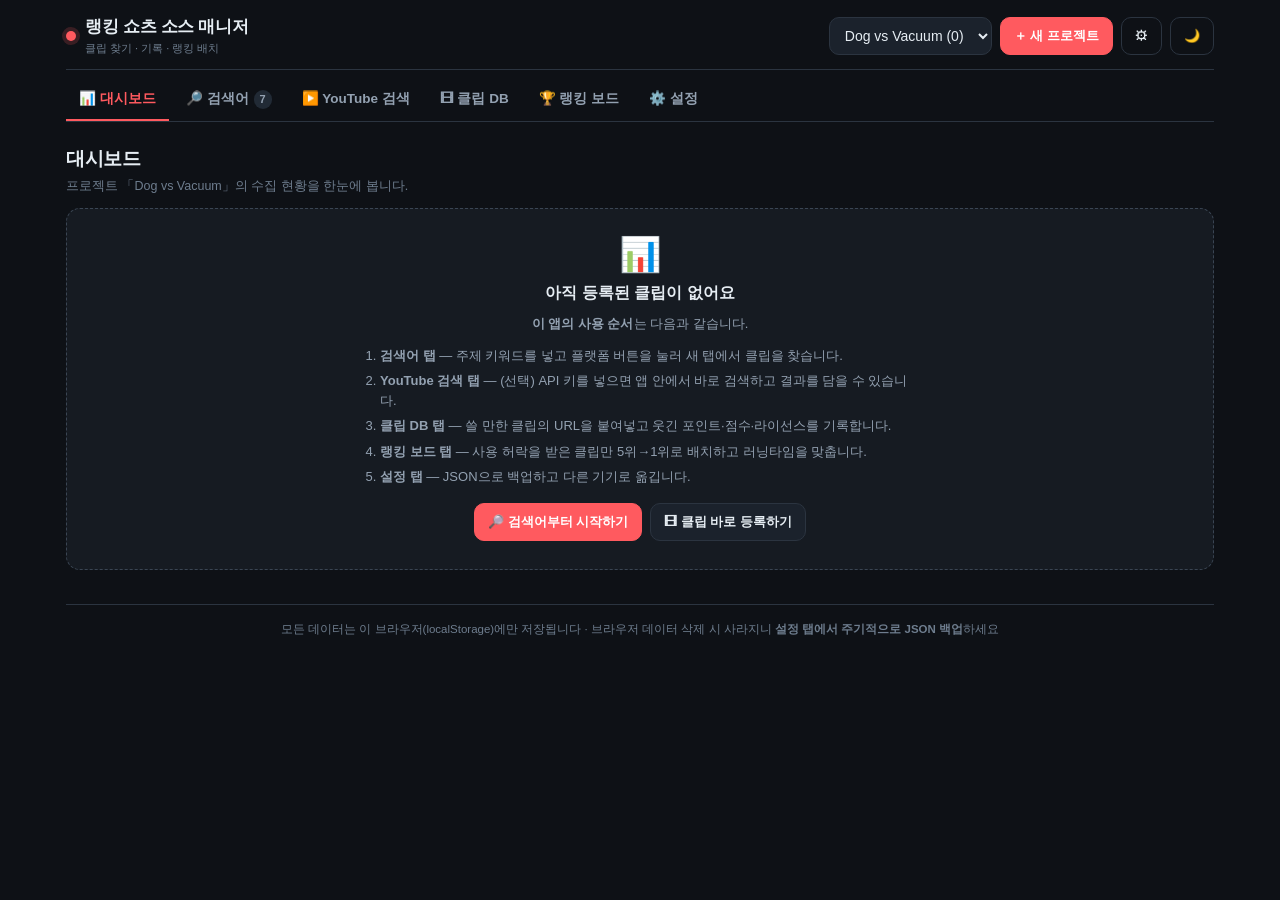
<file: ranking-shorts-source-manager/index.html>
<!DOCTYPE html>
<html lang="ko" data-theme="dark">
<head>
<meta charset="UTF-8">
<meta name="viewport" content="width=device-width, initial-scale=1, viewport-fit=cover">
<title>랭킹 쇼츠 · 영상 소스 수집 매니저</title>
<style>
/* ===================== 테마 토큰 ===================== */
:root{
  --bg:#0e1116; --panel:#161b22; --panel2:#1b222c; --panel3:#212a35;
  --line:#2b3440; --line2:#3a4553;
  --text:#e6edf3; --muted:#93a1b1; --dim:#6e7d8e;
  --accent:#ff5a5f; --accent-ink:#fff;
  --blue:#4c8dff; --green:#2ea043; --yellow:#d29922; --red:#f85149; --purple:#a371f7;
  --shadow:0 8px 24px rgba(0,0,0,.35);
  --radius:14px;
  color-scheme:dark;
}
:root[data-theme="light"]{
  --bg:#f4f6f9; --panel:#ffffff; --panel2:#f0f3f7; --panel3:#e7ecf3;
  --line:#d9e0e8; --line2:#c3cdd9;
  --text:#16202b; --muted:#5b6b7c; --dim:#87939f;
  --accent:#e0393e; --accent-ink:#fff;
  --blue:#1f6feb; --green:#1a7f37; --yellow:#9a6700; --red:#cf222e; --purple:#8250df;
  --shadow:0 8px 24px rgba(20,30,45,.10);
  color-scheme:light;
}
*{box-sizing:border-box}
html,body{margin:0;padding:0}
body{
  background:var(--bg); color:var(--text);
  font-family:"Pretendard","Apple SD Gothic Neo","Malgun Gothic",-apple-system,BlinkMacSystemFont,"Segoe UI",Roboto,sans-serif;
  font-size:14px; line-height:1.55;
  -webkit-text-size-adjust:100%;
}
img{max-width:100%}
button,input,select,textarea{font:inherit;color:inherit}
a{color:var(--blue)}
::-webkit-scrollbar{width:10px;height:10px}
::-webkit-scrollbar-thumb{background:var(--line2);border-radius:8px}
::-webkit-scrollbar-track{background:transparent}

/* ===================== 레이아웃 ===================== */
.app{max-width:1180px;margin:0 auto;padding:0 16px 80px;
     padding-top:env(safe-area-inset-top,0px)}
.topbar{
  display:flex;flex-wrap:wrap;gap:12px;align-items:center;justify-content:space-between;
  padding:14px 0 12px;border-bottom:1px solid var(--line);margin-bottom:0;
}
.brand{display:flex;align-items:center;gap:9px;font-weight:800;font-size:17px;letter-spacing:-.3px;white-space:nowrap}
.brand .dot{width:10px;height:10px;border-radius:50%;background:var(--accent);box-shadow:0 0 0 4px rgba(255,90,95,.18)}
.brand small{display:block;font-weight:500;font-size:11px;color:var(--dim);letter-spacing:0}
.proj-ctl{display:flex;flex-wrap:wrap;gap:8px;align-items:center}

/* ===================== 공통 컴포넌트 ===================== */
.btn{
  background:var(--panel2);border:1px solid var(--line);color:var(--text);
  padding:8px 13px;border-radius:10px;cursor:pointer;white-space:nowrap;
  transition:.14s;font-size:13px;font-weight:600;
}
.btn:hover{background:var(--panel3);border-color:var(--line2)}
.btn:active{transform:translateY(1px)}
.btn.primary{background:var(--accent);border-color:var(--accent);color:var(--accent-ink)}
.btn.primary:hover{filter:brightness(1.08)}
.btn.ghost{background:transparent}
.btn.danger{color:var(--red);border-color:var(--line)}
.btn.danger:hover{background:rgba(248,81,73,.12);border-color:var(--red)}
.btn.sm{padding:5px 9px;font-size:12px;border-radius:8px}
.btn.xs{padding:3px 7px;font-size:11px;border-radius:7px;font-weight:600}
.btn:disabled{opacity:.45;cursor:not-allowed}
.input,select,textarea{
  background:var(--panel2);border:1px solid var(--line);border-radius:10px;
  padding:9px 11px;width:100%;outline:none;transition:.14s;
}
.input:focus,select:focus,textarea:focus{border-color:var(--accent);box-shadow:0 0 0 3px rgba(255,90,95,.14)}
textarea{resize:vertical;min-height:62px}
label.f{display:block;font-size:12px;color:var(--muted);margin:0 0 5px;font-weight:600}
.row{display:flex;gap:10px;flex-wrap:wrap;align-items:center}
.grid2{display:grid;grid-template-columns:1fr 1fr;gap:12px}
.grid3{display:grid;grid-template-columns:repeat(3,1fr);gap:12px}
.card{background:var(--panel);border:1px solid var(--line);border-radius:var(--radius);padding:16px}
.card h3{margin:0 0 12px;font-size:15px;letter-spacing:-.2px}
.card h3 .sub{font-weight:500;font-size:12px;color:var(--dim);margin-left:6px}
.muted{color:var(--muted)}
.dim{color:var(--dim)}
.sec-title{display:flex;align-items:center;justify-content:space-between;gap:10px;flex-wrap:wrap;margin:22px 0 12px}
.sec-title h2{margin:0;font-size:19px;letter-spacing:-.4px}
.sec-title p{margin:3px 0 0;font-size:12.5px;color:var(--dim)}
.divider{height:1px;background:var(--line);margin:16px 0}

/* 탭 */
.tabs{display:flex;gap:4px;overflow-x:auto;padding:10px 0 0;margin-bottom:4px;
      position:sticky;top:env(safe-area-inset-top,0px);background:var(--bg);z-index:20;
      border-bottom:1px solid var(--line);scrollbar-width:none}
.tabs::-webkit-scrollbar{display:none}
.tab{
  background:none;border:none;border-bottom:2px solid transparent;color:var(--muted);
  padding:9px 13px;cursor:pointer;white-space:nowrap;font-weight:700;font-size:13.5px;border-radius:8px 8px 0 0;
}
.tab:hover{color:var(--text);background:var(--panel2)}
.tab.active{color:var(--accent);border-bottom-color:var(--accent)}
.tab .cnt{display:inline-block;margin-left:5px;background:var(--panel3);color:var(--muted);
  font-size:11px;padding:1px 6px;border-radius:20px;font-weight:700}
.tab.active .cnt{background:rgba(255,90,95,.18);color:var(--accent)}

/* 뱃지 */
.badge{display:inline-flex;align-items:center;gap:4px;font-size:11.5px;font-weight:700;
  padding:3px 8px;border-radius:20px;border:1px solid transparent;white-space:nowrap}
.b-gray{background:var(--panel3);color:var(--muted);border-color:var(--line)}
.b-green{background:rgba(46,160,67,.16);color:var(--green);border-color:rgba(46,160,67,.4)}
.b-blue{background:rgba(76,141,255,.16);color:var(--blue);border-color:rgba(76,141,255,.4)}
.b-yellow{background:rgba(210,153,34,.16);color:var(--yellow);border-color:rgba(210,153,34,.4)}
.b-red{background:rgba(248,81,73,.16);color:var(--red);border-color:rgba(248,81,73,.4)}
.b-purple{background:rgba(163,113,247,.16);color:var(--purple);border-color:rgba(163,113,247,.4)}

/* 진행바 */
.bar{height:10px;background:var(--panel3);border-radius:20px;overflow:hidden}
.bar>i{display:block;height:100%;background:linear-gradient(90deg,var(--accent),#ff9066);border-radius:20px;transition:width .4s}
.bar.g>i{background:linear-gradient(90deg,var(--green),#5ed37e)}
.bar.b>i{background:linear-gradient(90deg,var(--blue),#8ab6ff)}
.bar.sm{height:7px}

/* 통계 */
.stat{background:var(--panel);border:1px solid var(--line);border-radius:var(--radius);padding:15px}
.stat .k{font-size:12px;color:var(--muted);font-weight:600}
.stat .v{font-size:26px;font-weight:800;letter-spacing:-1px;margin:4px 0 2px}
.stat .v small{font-size:13px;font-weight:600;color:var(--dim);letter-spacing:0}

/* 빈 상태 안내 */
.empty{
  border:1.5px dashed var(--line2);border-radius:var(--radius);padding:28px 20px;text-align:center;
  background:var(--panel);
}
.empty .ico{font-size:34px;line-height:1;margin-bottom:10px}
.empty h4{margin:0 0 8px;font-size:16px}
.empty p{margin:0 auto;max-width:560px;color:var(--muted);font-size:13px}
.empty ol,.empty ul{text-align:left;max-width:560px;margin:12px auto 0;color:var(--muted);font-size:13px;padding-left:20px}
.empty li{margin:5px 0}
.empty .btnbox{margin-top:16px;display:flex;gap:8px;justify-content:center;flex-wrap:wrap}

/* 도움말 박스 */
.tip{background:var(--panel2);border:1px solid var(--line);border-left:3px solid var(--blue);
     border-radius:10px;padding:11px 13px;font-size:12.5px;color:var(--muted);margin-bottom:14px}
.tip b{color:var(--text)}

/* ===================== 검색어 ===================== */
.kw{background:var(--panel);border:1px solid var(--line);border-radius:12px;padding:12px;margin-bottom:10px}
.kw-head{display:flex;gap:10px;align-items:center;justify-content:space-between;margin-bottom:10px}
.kw-text{font-weight:700;font-size:14.5px;word-break:break-word;flex:1;min-width:0}
.kw-links{display:flex;flex-wrap:wrap;gap:6px}
.plat-btn{display:inline-flex;align-items:center;gap:5px;font-size:12px;font-weight:700;
  padding:5px 10px;border-radius:8px;border:1px solid var(--line);background:var(--panel2);
  color:var(--text);text-decoration:none;transition:.14s;cursor:pointer}
.plat-btn:hover{background:var(--panel3);border-color:var(--line2);transform:translateY(-1px)}
.plat-btn.yt:hover{border-color:#ff0033;color:#ff4d6a}
.plat-btn.tt:hover{border-color:#25f4ee;color:#25f4ee}
.plat-btn.ig:hover{border-color:#e1306c;color:#f06292}
.plat-btn.rd:hover{border-color:#ff4500;color:#ff6a33}
.plat-btn.gg:hover{border-color:#4285f4;color:#6ba0ff}

/* ===================== 유튜브 결과 카드 ===================== */
.yt-grid{display:grid;grid-template-columns:repeat(auto-fill,minmax(230px,1fr));gap:14px}
.yt-card{background:var(--panel);border:1px solid var(--line);border-radius:12px;overflow:hidden;display:flex;flex-direction:column}
.yt-card .thumb{position:relative;aspect-ratio:16/9;background:var(--panel3);overflow:hidden}
.yt-card .thumb img{width:100%;height:100%;object-fit:cover;display:block}
.yt-card .thumb .dur{position:absolute;right:6px;bottom:6px;background:rgba(0,0,0,.8);color:#fff;
  font-size:11px;font-weight:700;padding:2px 5px;border-radius:5px}
.yt-card .body{padding:10px 11px;display:flex;flex-direction:column;gap:6px;flex:1}
.yt-card .t{font-size:13px;font-weight:700;line-height:1.35;display:-webkit-box;-webkit-line-clamp:2;-webkit-box-orient:vertical;overflow:hidden}
.yt-card .m{font-size:11.5px;color:var(--dim);display:flex;flex-wrap:wrap;gap:4px 8px}
.yt-card .acts{display:flex;gap:6px;margin-top:auto;padding-top:4px}
.yt-card .acts .btn{flex:1;text-align:center}

/* ===================== 클립 테이블 ===================== */
.table-wrap{overflow-x:auto;border:1px solid var(--line);border-radius:12px;background:var(--panel)}
table.clips{width:100%;border-collapse:collapse;font-size:13px;min-width:860px}
table.clips th{
  text-align:left;padding:10px 8px;background:var(--panel2);color:var(--muted);
  font-size:11.5px;font-weight:700;border-bottom:1px solid var(--line);white-space:nowrap;position:sticky;top:0
}
table.clips th.s{cursor:pointer;user-select:none}
table.clips th.s:hover{color:var(--text)}
table.clips td{padding:9px 8px;border-bottom:1px solid var(--line);vertical-align:middle}
table.clips tr:last-child td{border-bottom:none}
table.clips tr:hover td{background:var(--panel2)}
.tn-ph{position:relative;flex:0 0 auto;width:74px;height:42px;border-radius:6px;background:var(--panel3);
  display:flex;align-items:center;justify-content:center;font-size:17px;overflow:hidden}
.tn{position:absolute;inset:0;width:100%;height:100%;object-fit:cover;display:block;border-radius:6px}
.c-title{font-weight:700;display:block;max-width:290px;overflow:hidden;text-overflow:ellipsis;white-space:nowrap}
.c-note{font-size:12px;color:var(--muted);max-width:290px;overflow:hidden;text-overflow:ellipsis;white-space:nowrap}
.stars{color:var(--yellow);letter-spacing:1px;white-space:nowrap;font-size:13px}
.stars .off{color:var(--line2)}
.acts-cell{display:flex;gap:5px;white-space:nowrap}

/* 별점 입력 */
.star-input{display:flex;gap:3px}
.star-input button{background:none;border:none;cursor:pointer;font-size:24px;line-height:1;padding:0 1px;color:var(--line2);transition:.1s}
.star-input button.on{color:var(--yellow)}
.star-input button:hover{transform:scale(1.15)}

/* ===================== 랭킹 보드 ===================== */
.rank-layout{display:grid;grid-template-columns:1fr 330px;gap:16px;align-items:start}
.slot{
  display:flex;gap:12px;align-items:center;background:var(--panel);border:1px solid var(--line);
  border-radius:12px;padding:12px;margin-bottom:10px;transition:.15s;min-height:86px
}
.slot.over{border-color:var(--accent);background:rgba(255,90,95,.08);transform:scale(1.005)}
.slot.filled{border-color:var(--line2)}
.slot .no{
  flex:0 0 52px;height:52px;border-radius:12px;display:flex;flex-direction:column;
  align-items:center;justify-content:center;font-weight:900;font-size:19px;letter-spacing:-1px;
  background:var(--panel3);color:var(--muted)
}
.slot .no small{font-size:9px;font-weight:700;letter-spacing:0}
.slot[data-r="1"] .no{background:linear-gradient(145deg,#ffd75e,#e8a200);color:#3a2a00}
.slot[data-r="2"] .no{background:linear-gradient(145deg,#e3e9f0,#9fb0c2);color:#28323d}
.slot[data-r="3"] .no{background:linear-gradient(145deg,#e0a26a,#b06f38);color:#33200c}
.slot .inner{flex:1;min-width:0}
.slot .guide{font-size:12px;color:var(--dim)}
.slot .ph{color:var(--dim);font-size:13px}
.slot .ttl{font-weight:700;overflow:hidden;text-overflow:ellipsis;white-space:nowrap}
.slot .meta{font-size:12px;color:var(--muted);display:flex;flex-wrap:wrap;gap:4px 10px;margin-top:3px;align-items:center}
.slot .sec{width:66px;padding:4px 7px;font-size:12px;text-align:right}
.cand{
  display:flex;gap:9px;align-items:center;background:var(--panel);border:1px solid var(--line);
  border-radius:10px;padding:8px;margin-bottom:7px;cursor:grab;transition:.14s
}
.cand:hover{border-color:var(--line2);background:var(--panel2)}
.cand.sel{border-color:var(--accent);box-shadow:0 0 0 3px rgba(255,90,95,.16)}
.cand.used{opacity:.42}
.cand:active{cursor:grabbing}
.cand .ci{flex:1;min-width:0}
.cand .ct{font-size:12.5px;font-weight:700;overflow:hidden;text-overflow:ellipsis;white-space:nowrap}
.cand .cm{font-size:11px;color:var(--muted);overflow:hidden;text-overflow:ellipsis;white-space:nowrap}
.runtime-box{background:var(--panel);border:1px solid var(--line);border-radius:12px;padding:14px;margin-top:12px}
.runtime-big{font-size:32px;font-weight:800;letter-spacing:-1.5px}

/* ===================== 모달 ===================== */
.modal-bg{
  position:fixed;inset:0;background:rgba(0,0,0,.66);backdrop-filter:blur(3px);
  display:flex;align-items:flex-start;justify-content:center;padding:20px 14px;z-index:100;overflow-y:auto
}
.modal{
  background:var(--panel);border:1px solid var(--line2);border-radius:16px;box-shadow:var(--shadow);
  width:100%;max-width:560px;margin:auto;padding:18px
}
.modal h3{margin:0 0 14px;font-size:17px;display:flex;justify-content:space-between;align-items:center;gap:10px}
.modal .x{background:none;border:none;font-size:22px;cursor:pointer;color:var(--muted);line-height:1;padding:0 4px}
.modal .foot{display:flex;gap:8px;justify-content:flex-end;margin-top:18px;flex-wrap:wrap}
.fields{display:flex;flex-direction:column;gap:12px}

/* 토스트 */
#toast{position:fixed;left:50%;transform:translateX(-50%);bottom:24px;z-index:200;display:flex;flex-direction:column;gap:8px;align-items:center;pointer-events:none}
.toast{background:var(--panel3);border:1px solid var(--line2);color:var(--text);padding:10px 16px;
  border-radius:12px;box-shadow:var(--shadow);font-size:13px;font-weight:600;animation:tin .25s}
.toast.ok{border-color:var(--green)} .toast.err{border-color:var(--red)}
@keyframes tin{from{opacity:0;transform:translateY(10px)}to{opacity:1;transform:none}}

/* 푸터 */
.foot-note{margin-top:34px;padding-top:16px;border-top:1px solid var(--line);
  color:var(--dim);font-size:11.5px;text-align:center}

/* ===================== 반응형 ===================== */
@media(max-width:900px){
  .rank-layout{grid-template-columns:1fr}
  .grid3{grid-template-columns:1fr 1fr}
}
@media(max-width:700px){
  .app{padding:0 12px 70px}
  .grid2,.grid3{grid-template-columns:1fr}
  .brand span{font-size:15px}
  .proj-ctl{width:100%}
  .proj-ctl select{flex:1;min-width:120px}
  .sec-title h2{font-size:17px}
  table.clips{min-width:0}
  table.clips thead{display:none}
  table.clips tr{display:block;border:1px solid var(--line);border-radius:12px;margin:10px;padding:6px 8px;background:var(--panel2)}
  table.clips td{display:flex;justify-content:space-between;align-items:center;gap:12px;border:none;padding:5px 2px}
  table.clips td::before{content:attr(data-l);color:var(--dim);font-size:11px;font-weight:700;flex:0 0 auto}
  table.clips td:empty{display:none}
  .table-wrap{background:transparent;border:none}
  .c-title,.c-note{max-width:100%;white-space:normal;text-align:right}
  table.clips td:nth-child(2){flex-direction:column;align-items:flex-start;gap:2px}
  table.clips td:nth-child(2) .c-title,table.clips td:nth-child(2) .c-note{text-align:left}
  .acts-cell{justify-content:flex-end;flex-wrap:wrap}
  .runtime-big{font-size:27px}
}
</style>
</head>
<body>
<div class="app">
  <header class="topbar">
    <div class="brand">
      <span class="dot"></span>
      <span>랭킹 쇼츠 소스 매니저<small>클립 찾기 · 기록 · 랭킹 배치</small></span>
    </div>
    <div class="proj-ctl">
      <select id="projectSelect" title="프로젝트 선택" style="width:auto;min-width:160px"></select>
      <button class="btn primary" id="btnNewProject">＋ 새 프로젝트</button>
      <button class="btn ghost" id="btnEditProject" title="프로젝트 설정">⚙</button>
      <button class="btn ghost" id="btnTheme" title="테마 전환">🌙</button>
    </div>
  </header>

  <nav class="tabs" id="tabs"></nav>
  <main id="view"></main>

  <div class="foot-note">
    모든 데이터는 이 브라우저(localStorage)에만 저장됩니다 · 브라우저 데이터 삭제 시 사라지니 <b>설정 탭에서 주기적으로 JSON 백업</b>하세요
  </div>
</div>
<div id="toast"></div>
<div id="modalRoot"></div>

<script>
"use strict";
/* ============================================================
   랭킹 쇼츠 · 영상 소스 수집 매니저  (단일 파일 / 외부 라이브러리 없음)
   ============================================================ */

/* ---------- 상수 ---------- */
var LS_KEY = 'rssm_v1';
var DEFAULT_CATEGORIES = ['무서워하는 반응','맞서 싸우는 반응','반전·의외의 반응'];
var DEFAULT_KEYWORDS = [
  'dog scared of vacuum','dog vs vacuum cleaner','dog vacuum reaction',
  'dog afraid roomba','dog rides roomba','강아지 청소기','로봇청소기 강아지'
];
var LICENSES = [
  {v:'미확인',        cls:'b-gray',   emo:'⚪'},
  {v:'DM 보냄',       cls:'b-yellow', emo:'✉️'},
  {v:'허락받음',      cls:'b-green',  emo:'✅'},
  {v:'CC·퍼블릭도메인',cls:'b-blue',   emo:'🅭'},
  {v:'라이선스 구매', cls:'b-purple', emo:'💳'},
  {v:'사용불가',      cls:'b-red',    emo:'⛔'}
];
var USABLE = ['허락받음','CC·퍼블릭도메인','라이선스 구매'];
var RANK_GUIDE = {
  5:'무난하지만 확실한 웃음. 오프닝이라 짧고 바로 이해되는 클립이 좋아요.',
  4:'리액션이 한 단계 더 큰 클립. 시청자가 "다음은?" 하고 기대하게 만드세요.',
  3:'중간 텐션 유지 구간. 앞뒤와 다른 카테고리를 넣어 지루함을 끊어주세요.',
  2:'임팩트 최상위권. 1위 직전 텐션을 최대로 끌어올리는 클립.',
  1:'최고 임팩트 또는 반전. 가장 강한 웃음이나 예상 밖 결말을 배치하세요.'
};
var TABS = [
  {id:'dash',     name:'대시보드',  icon:'📊'},
  {id:'keywords', name:'검색어',    icon:'🔎'},
  {id:'ytapi',    name:'YouTube 검색', icon:'▶️'},
  {id:'clips',    name:'클립 DB',   icon:'🎞'},
  {id:'rank',     name:'랭킹 보드', icon:'🏆'},
  {id:'settings', name:'설정',      icon:'⚙️'}
];
var PLATFORMS = {
  youtube:{name:'YouTube', emo:'▶️'}, shorts:{name:'YT Shorts', emo:'📱'},
  tiktok:{name:'TikTok', emo:'🎵'}, instagram:{name:'Instagram', emo:'📸'},
  reddit:{name:'Reddit', emo:'👽'}, twitter:{name:'X', emo:'✖️'},
  facebook:{name:'Facebook', emo:'📘'}, etc:{name:'기타', emo:'🔗'}
};

/* ---------- 유틸 ---------- */
function uid(){ return Date.now().toString(36)+Math.random().toString(36).slice(2,8); }
function esc(s){ return String(s==null?'':s).replace(/[&<>"']/g,function(c){
  return {'&':'&amp;','<':'&lt;','>':'&gt;','"':'&quot;',"'":'&#39;'}[c]; }); }
function $(sel,root){ return (root||document).querySelector(sel); }
function $$(sel,root){ return Array.prototype.slice.call((root||document).querySelectorAll(sel)); }
function on(sel,ev,fn,root){ $$(sel,root).forEach(function(n){ n.addEventListener(ev,fn); }); }
function daysSince(iso){ if(!iso) return 0; return Math.floor((Date.now()-new Date(iso).getTime())/86400000); }
function fmtDate(iso){ if(!iso) return '-'; var d=new Date(iso);
  return d.getFullYear()+'.'+String(d.getMonth()+1).padStart(2,'0')+'.'+String(d.getDate()).padStart(2,'0'); }
function fmtNum(n){ if(n==null||isNaN(n)) return '-';
  n=Number(n);
  if(n>=100000000) return (n/100000000).toFixed(1).replace(/\.0$/,'')+'억';
  if(n>=10000) return (n/10000).toFixed(1).replace(/\.0$/,'')+'만';
  return n.toLocaleString('ko-KR'); }
function fmtSec(s){ s=Math.max(0,Math.round(s||0)); var m=Math.floor(s/60), r=s%60;
  return m>0 ? m+'분 '+r+'초' : r+'초'; }
function licMeta(v){ for(var i=0;i<LICENSES.length;i++){ if(LICENSES[i].v===v) return LICENSES[i]; } return LICENSES[0]; }
function toast(msg,kind){
  var box=$('#toast'); var t=document.createElement('div');
  t.className='toast '+(kind||''); t.textContent=msg; box.appendChild(t);
  setTimeout(function(){ t.style.transition='.3s'; t.style.opacity='0'; setTimeout(function(){ t.remove(); },320); },2200);
}
function openTab(url){ window.open(url,'_blank','noopener'); }

/* ---------- 플랫폼 감지 / 썸네일 ---------- */
function detectPlatform(url){
  var u=String(url||'').toLowerCase();
  if(!u) return 'etc';
  if(u.indexOf('youtube.com/shorts')>-1) return 'shorts';
  if(u.indexOf('youtube.com')>-1||u.indexOf('youtu.be')>-1) return 'youtube';
  if(u.indexOf('tiktok.com')>-1) return 'tiktok';
  if(u.indexOf('instagram.com')>-1) return 'instagram';
  if(u.indexOf('reddit.com')>-1||u.indexOf('redd.it')>-1) return 'reddit';
  if(u.indexOf('twitter.com')>-1||u.indexOf('x.com')>-1) return 'twitter';
  if(u.indexOf('facebook.com')>-1||u.indexOf('fb.watch')>-1) return 'facebook';
  return 'etc';
}
function youtubeId(url){
  var u=String(url||''); var m;
  m=u.match(/[?&]v=([A-Za-z0-9_-]{11})/);        if(m) return m[1];
  m=u.match(/youtu\.be\/([A-Za-z0-9_-]{11})/);   if(m) return m[1];
  m=u.match(/shorts\/([A-Za-z0-9_-]{11})/);      if(m) return m[1];
  m=u.match(/embed\/([A-Za-z0-9_-]{11})/);       if(m) return m[1];
  return null;
}
function autoThumb(url){
  var id=youtubeId(url);
  return id ? 'https://i.ytimg.com/vi/'+id+'/mqdefault.jpg' : '';
}
function thumbHTML(c){
  var emo=(PLATFORMS[c.platform]||PLATFORMS.etc).emo;
  return '<div class="tn-ph">'+emo+
    (c.thumb?'<img class="tn" src="'+esc(c.thumb)+'" alt="" loading="lazy" onerror="this.remove()">':'')+
    '</div>';
}
function platBadge(p){
  var m=PLATFORMS[p]||PLATFORMS.etc;
  return '<span class="badge b-gray">'+m.emo+' '+esc(m.name)+'</span>';
}

/* ---------- 상태 ---------- */
var state = null;
var ui = { tab:'dash', clipSort:'date', clipDir:'desc', fCat:'', fLic:'', q:'', ytOrder:'viewCount', selCand:null };
var ytResults = [];
var ytLoading = false;
var ytError = '';

function blankProject(name){
  return {
    id:uid(), name:name||'새 프로젝트', target:25,
    categories:DEFAULT_CATEGORIES.slice(),
    keywords:DEFAULT_KEYWORDS.slice(),
    clips:[], ranking:{'1':null,'2':null,'3':null,'4':null,'5':null},
    createdAt:new Date().toISOString()
  };
}
function defaultState(){
  var p=blankProject('Dog vs Vacuum');
  return { version:1, apiKey:'', theme:'dark', activeId:p.id, projects:[p] };
}
function load(){
  try{
    var raw=localStorage.getItem(LS_KEY);
    if(!raw) return defaultState();
    var s=JSON.parse(raw);
    if(!s||!Array.isArray(s.projects)||!s.projects.length) return defaultState();
    s.projects.forEach(normalizeProject);
    if(!s.activeId||!s.projects.some(function(p){return p.id===s.activeId;})) s.activeId=s.projects[0].id;
    if(typeof s.apiKey!=='string') s.apiKey='';
    if(s.theme!=='light') s.theme='dark';
    return s;
  }catch(e){ console.warn('저장 데이터 복구 실패',e); return defaultState(); }
}
function normalizeProject(p){
  p.id=p.id||uid(); p.name=p.name||'제목 없음';
  p.target=Number(p.target)>0?Number(p.target):25;
  if(!Array.isArray(p.categories)||!p.categories.length) p.categories=DEFAULT_CATEGORIES.slice();
  if(!Array.isArray(p.keywords)) p.keywords=DEFAULT_KEYWORDS.slice();
  if(!Array.isArray(p.clips)) p.clips=[];
  p.clips.forEach(function(c){
    c.id=c.id||uid(); c.url=c.url||''; c.platform=c.platform||detectPlatform(c.url);
    c.title=c.title||''; c.author=c.author||''; c.note=c.note||'';
    c.category=c.category||p.categories[0]; c.score=Number(c.score)||3;
    c.license=licMeta(c.license).v===c.license?c.license:'미확인';
    c.seconds=Number(c.seconds)||0;
    c.thumb=c.thumb||autoThumb(c.url);
    c.createdAt=c.createdAt||new Date().toISOString();
    c.licenseAt=c.licenseAt||c.createdAt;
    c.views=c.views==null?null:Number(c.views);
  });
  if(!p.ranking||typeof p.ranking!=='object') p.ranking={};
  ['1','2','3','4','5'].forEach(function(k){ if(p.ranking[k]===undefined) p.ranking[k]=null; });
  p.createdAt=p.createdAt||new Date().toISOString();
  return p;
}
function save(){
  try{ localStorage.setItem(LS_KEY,JSON.stringify(state)); }
  catch(e){ toast('저장 실패: 브라우저 저장 공간을 확인하세요','err'); }
}
function P(){ // 현재 프로젝트
  for(var i=0;i<state.projects.length;i++){ if(state.projects[i].id===state.activeId) return state.projects[i]; }
  return state.projects[0];
}
function clipById(id){ var p=P(); for(var i=0;i<p.clips.length;i++){ if(p.clips[i].id===id) return p.clips[i]; } return null; }

/* ============================================================
   렌더링 — 공통 셸
   ============================================================ */
function renderShell(){
  document.documentElement.setAttribute('data-theme', state.theme);
  $('#btnTheme').textContent = state.theme==='dark' ? '🌙' : '☀️';

  var sel=$('#projectSelect');
  sel.innerHTML = state.projects.map(function(p){
    return '<option value="'+p.id+'"'+(p.id===state.activeId?' selected':'')+'>'+esc(p.name)+' ('+p.clips.length+')</option>';
  }).join('');

  var p=P();
  var counts={dash:'',keywords:p.keywords.length,ytapi:'',clips:p.clips.length,rank:rankFilled(),settings:''};
  $('#tabs').innerHTML = TABS.map(function(t){
    var c=counts[t.id];
    return '<button class="tab'+(ui.tab===t.id?' active':'')+'" data-tab="'+t.id+'">'+
           t.icon+' '+t.name+(c?'<span class="cnt">'+c+'</span>':'')+'</button>';
  }).join('');
  on('.tab','click',function(e){ ui.tab=e.currentTarget.getAttribute('data-tab'); render(); });
}
function rankFilled(){ var r=P().ranking, n=0; ['1','2','3','4','5'].forEach(function(k){ if(r[k]&&clipById(r[k])) n++; }); return n; }

function render(){
  renderShell();
  var v=$('#view');
  if(ui.tab==='dash') viewDash(v);
  else if(ui.tab==='keywords') viewKeywords(v);
  else if(ui.tab==='ytapi') viewYt(v);
  else if(ui.tab==='clips') viewClips(v);
  else if(ui.tab==='rank') viewRank(v);
  else viewSettings(v);
  save();
}

/* ============================================================
   1) 대시보드
   ============================================================ */
function viewDash(v){
  var p=P(), n=p.clips.length;
  if(n===0){
    v.innerHTML = secTitle('대시보드','프로젝트 「'+esc(p.name)+'」의 수집 현황을 한눈에 봅니다.')+
    emptyBox('📊','아직 등록된 클립이 없어요',
      '<b>이 앱의 사용 순서</b>는 다음과 같습니다.',
      ['<b>검색어 탭</b> — 주제 키워드를 넣고 플랫폼 버튼을 눌러 새 탭에서 클립을 찾습니다.',
       '<b>YouTube 검색 탭</b> — (선택) API 키를 넣으면 앱 안에서 바로 검색하고 결과를 담을 수 있습니다.',
       '<b>클립 DB 탭</b> — 쓸 만한 클립의 URL을 붙여넣고 웃긴 포인트·점수·라이선스를 기록합니다.',
       '<b>랭킹 보드 탭</b> — 사용 허락을 받은 클립만 5위→1위로 배치하고 러닝타임을 맞춥니다.',
       '<b>설정 탭</b> — JSON으로 백업하고 다른 기기로 옮깁니다.'],
      '<button class="btn primary" data-go="keywords">🔎 검색어부터 시작하기</button>'+
      '<button class="btn" data-go="clips">🎞 클립 바로 등록하기</button>');
    bindGo(v); return;
  }

  var usable=p.clips.filter(function(c){ return USABLE.indexOf(c.license)>-1; });
  var pct=Math.min(100,Math.round(n/p.target*100));
  var licPct=Math.round(usable.length/n*100);
  var avg=(p.clips.reduce(function(a,c){return a+c.score;},0)/n).toFixed(1);
  var pending=p.clips.filter(function(c){ return c.license==='DM 보냄' && daysSince(c.licenseAt)>=7; })
                     .sort(function(a,b){ return daysSince(b.licenseAt)-daysSince(a.licenseAt); });

  var catRows=p.categories.map(function(cat){
    var arr=p.clips.filter(function(c){ return c.category===cat; });
    var ok=arr.filter(function(c){ return USABLE.indexOf(c.license)>-1; }).length;
    var goal=Math.max(1,Math.ceil(p.target/p.categories.length));
    var w=Math.min(100,Math.round(arr.length/goal*100));
    return '<div style="margin-bottom:13px">'+
      '<div class="row" style="justify-content:space-between;margin-bottom:5px">'+
        '<b style="font-size:13px">'+esc(cat)+'</b>'+
        '<span class="muted" style="font-size:12px">'+arr.length+' / '+goal+'개 <span class="dim">· 확보 '+ok+'</span></span>'+
      '</div><div class="bar sm"><i style="width:'+w+'%"></i></div></div>';
  }).join('');

  var licRows=LICENSES.map(function(L){
    var c=p.clips.filter(function(x){ return x.license===L.v; }).length;
    if(!c) return '';
    return '<div class="row" style="justify-content:space-between;padding:5px 0;border-bottom:1px solid var(--line)">'+
      '<span class="badge '+L.cls+'">'+L.emo+' '+esc(L.v)+'</span>'+
      '<b>'+c+'개 <span class="dim" style="font-weight:500">('+Math.round(c/n*100)+'%)</span></b></div>';
  }).join('');

  v.innerHTML =
    secTitle('대시보드','프로젝트 「'+esc(p.name)+'」 · 목표 '+p.target+'개')+
    '<div class="grid3" style="margin-bottom:14px">'+
      '<div class="stat"><div class="k">수집한 클립</div><div class="v">'+n+' <small>/ '+p.target+'개</small></div>'+
        '<div class="bar" style="margin-top:8px"><i style="width:'+pct+'%"></i></div>'+
        '<div class="dim" style="font-size:11.5px;margin-top:5px">달성률 '+pct+'% · '+Math.max(0,p.target-n)+'개 남음</div></div>'+
      '<div class="stat"><div class="k">사용 가능(라이선스 확보)</div><div class="v">'+usable.length+' <small>/ '+n+'개</small></div>'+
        '<div class="bar g" style="margin-top:8px"><i style="width:'+licPct+'%"></i></div>'+
        '<div class="dim" style="font-size:11.5px;margin-top:5px">확보율 '+licPct+'% · 랭킹 배치 가능</div></div>'+
      '<div class="stat"><div class="k">랭킹 배치 / 평균 임팩트</div><div class="v">'+rankFilled()+' <small>/ 5칸</small></div>'+
        '<div class="bar b" style="margin-top:8px"><i style="width:'+(rankFilled()/5*100)+'%"></i></div>'+
        '<div class="dim" style="font-size:11.5px;margin-top:5px">평균 임팩트 ★'+avg+' · 총 '+fmtSec(totalRuntime())+'</div></div>'+
    '</div>'+
    '<div class="grid2">'+
      '<div class="card"><h3>카테고리별 수집 현황</h3>'+catRows+'</div>'+
      '<div class="card"><h3>라이선스 상태 분포</h3>'+(licRows||'<p class="muted">데이터 없음</p>')+'</div>'+
    '</div>'+
    '<div class="card" style="margin-top:14px">'+
      '<h3>⏰ 답장 대기 알림 <span class="sub">DM 보낸 지 7일 이상 지난 클립</span></h3>'+
      (pending.length===0
        ? '<p class="muted" style="margin:0">7일 이상 답장을 기다리는 클립이 없습니다. 👍<br><span class="dim">라이선스를 「DM 보냄」으로 바꾸면 그날부터 자동으로 날짜를 셉니다.</span></p>'
        : pending.map(function(c){
            var d=daysSince(c.licenseAt);
            return '<div class="row" style="justify-content:space-between;gap:8px;padding:9px 0;border-bottom:1px solid var(--line)">'+
              '<div style="min-width:0;flex:1">'+
                '<div style="font-weight:700;overflow:hidden;text-overflow:ellipsis;white-space:nowrap">'+esc(c.title||c.note||c.url)+'</div>'+
                '<div class="dim" style="font-size:12px">'+esc(c.author||'계정 미기재')+' · '+platName(c.platform)+'</div>'+
              '</div>'+
              '<span class="badge '+(d>=14?'b-red':'b-yellow')+'">'+d+'일 경과</span>'+
              '<button class="btn sm" data-open="'+c.id+'">열기</button>'+
              '<button class="btn sm" data-edit="'+c.id+'">수정</button>'+
            '</div>';
          }).join(''))+
    '</div>';
  bindGo(v);
  on('[data-open]','click',function(e){ var c=clipById(e.currentTarget.getAttribute('data-open')); if(c&&c.url) openTab(c.url); },v);
  on('[data-edit]','click',function(e){ openClipModal(clipById(e.currentTarget.getAttribute('data-edit'))); },v);
}
function platName(p){ return (PLATFORMS[p]||PLATFORMS.etc).emo+' '+(PLATFORMS[p]||PLATFORMS.etc).name; }
function totalRuntime(){ var r=P().ranking,s=0;
  ['1','2','3','4','5'].forEach(function(k){ var c=r[k]&&clipById(r[k]); if(c) s+=Number(c.seconds)||0; }); return s; }
function secTitle(t,d,right){
  return '<div class="sec-title"><div><h2>'+t+'</h2>'+(d?'<p>'+d+'</p>':'')+'</div><div class="row">'+(right||'')+'</div></div>';
}
function emptyBox(ico,title,desc,steps,btns){
  return '<div class="empty"><div class="ico">'+ico+'</div><h4>'+title+'</h4>'+
    (desc?'<p>'+desc+'</p>':'')+
    (steps?'<ol>'+steps.map(function(s){return '<li>'+s+'</li>';}).join('')+'</ol>':'')+
    (btns?'<div class="btnbox">'+btns+'</div>':'')+'</div>';
}
function bindGo(root){ on('[data-go]','click',function(e){ ui.tab=e.currentTarget.getAttribute('data-go'); render(); },root); }

/* ============================================================
   2) 검색어 세트 생성기
   ============================================================ */
function searchLinks(q){
  var e=encodeURIComponent(q);
  return {
    yt:'https://www.youtube.com/results?search_query='+e+'&sp=EgIYAQ%253D%253D',
    sh:'https://www.youtube.com/results?search_query='+encodeURIComponent(q+' #shorts')+'&sp=EgIYAQ%253D%253D',
    tt:'https://www.tiktok.com/search?q='+e,
    ig:'https://www.instagram.com/explore/search/keyword/?q='+e,
    rd:'https://www.reddit.com/search/?q='+e+'&sort=top&t=all',
    gg:'https://images.google.com/'
  };
}
function viewKeywords(v){
  var p=P();
  var head = secTitle('검색어 세트','클릭하면 새 탭에서 해당 플랫폼 검색 결과가 열립니다. (YouTube는 4분 미만 필터 적용)',
    '<button class="btn" id="kwSeed">🌱 기본 시드 불러오기</button>'+
    '<button class="btn" id="kwCopy">📋 전체 복사</button>');

  var gen =
   '<div class="card" style="margin-bottom:14px">'+
    '<h3>검색어 추가 <span class="sub">주제 키워드를 넣으면 변형 검색어를 자동으로 만들어 줍니다</span></h3>'+
    '<div class="row" style="margin-bottom:10px">'+
      '<input class="input" id="kwInput" style="flex:1;min-width:190px" placeholder="예: dog vacuum  또는  강아지 청소기" autocomplete="off">'+
      '<button class="btn primary" id="kwAdd">＋ 그대로 추가</button>'+
      '<button class="btn" id="kwGen">✨ 변형 자동 생성</button>'+
    '</div>'+
    '<div class="tip">💡 <b>변형 자동 생성</b>은 입력한 키워드에 reaction / funny / compilation / scared / 모음 같은 꼬리말을 붙여 '+
      '여러 검색어를 한 번에 만듭니다. 마음에 안 드는 건 ✕ 로 지우세요.</div>'+
   '</div>';

  var list;
  if(p.keywords.length===0){
    list = emptyBox('🔎','검색어가 비어 있어요',
      '검색어를 추가하면 <b>YouTube / Shorts / TikTok / Instagram / Reddit</b> 검색 버튼이 자동으로 생깁니다.',
      null,'<button class="btn primary" id="kwSeed2">🌱 기본 시드 7개 불러오기</button>');
  }else{
    list = p.keywords.map(function(q,i){
      var L=searchLinks(q);
      return '<div class="kw">'+
        '<div class="kw-head">'+
          '<span class="dim" style="font-weight:700;font-size:12px">'+(i+1)+'</span>'+
          '<span class="kw-text">'+esc(q)+'</span>'+
          '<button class="btn xs" data-kwedit="'+i+'">✎</button>'+
          '<button class="btn xs danger" data-kwdel="'+i+'">✕</button>'+
        '</div>'+
        '<div class="kw-links">'+
          '<a class="plat-btn yt" href="'+esc(L.yt)+'" target="_blank" rel="noopener">▶️ YouTube <span class="dim">4분↓</span></a>'+
          '<a class="plat-btn yt" href="'+esc(L.sh)+'" target="_blank" rel="noopener">📱 Shorts</a>'+
          '<a class="plat-btn tt" href="'+esc(L.tt)+'" target="_blank" rel="noopener">🎵 TikTok</a>'+
          '<a class="plat-btn ig" href="'+esc(L.ig)+'" target="_blank" rel="noopener">📸 Instagram</a>'+
          '<a class="plat-btn rd" href="'+esc(L.rd)+'" target="_blank" rel="noopener">👽 Reddit</a>'+
          '<a class="plat-btn gg" href="'+esc(L.gg)+'" target="_blank" rel="noopener" title="원본 추적용 이미지 역검색">🖼 역검색</a>'+
          '<button class="plat-btn" data-kwall="'+i+'" title="주요 플랫폼 4개를 한 번에 엽니다">🚀 한번에 열기</button>'+
        '</div>'+
      '</div>';
    }).join('');
  }

  v.innerHTML = head + gen +
    '<div class="tip">🛡 <b>TikTok·Instagram은 자동 수집을 지원하지 않습니다.</b> 각 사의 이용약관과 브라우저 보안(CORS) 정책 때문이며, '+
    '검색 링크로 직접 확인한 뒤 <b>클립 DB</b> 탭에서 수동으로 등록하세요.</div>' + list;

  on('#kwAdd','click',addKw,v); on('#kwGen','click',genKw,v);
  on('#kwInput','keydown',function(e){ if(e.key==='Enter') addKw(); },v);
  on('#kwSeed','click',seedKw,v); on('#kwSeed2','click',seedKw,v);
  on('#kwCopy','click',function(){
    var txt=P().keywords.join('\n');
    if(navigator.clipboard&&navigator.clipboard.writeText){
      navigator.clipboard.writeText(txt).then(function(){ toast('검색어 '+P().keywords.length+'개를 복사했습니다','ok'); },
      function(){ prompt('아래 내용을 복사하세요',txt); });
    } else prompt('아래 내용을 복사하세요',txt);
  },v);
  on('[data-kwdel]','click',function(e){
    var i=+e.currentTarget.getAttribute('data-kwdel');
    P().keywords.splice(i,1); render();
  },v);
  on('[data-kwedit]','click',function(e){
    var i=+e.currentTarget.getAttribute('data-kwedit');
    var nv=prompt('검색어 수정',P().keywords[i]);
    if(nv!==null&&nv.trim()){ P().keywords[i]=nv.trim(); render(); }
  },v);
  on('[data-kwall]','click',function(e){
    var i=+e.currentTarget.getAttribute('data-kwall'); var L=searchLinks(P().keywords[i]);
    [L.yt,L.sh,L.tt,L.rd].forEach(function(u,k){ setTimeout(function(){ openTab(u); },k*260); });
    toast('4개 탭을 엽니다 (팝업 차단 시 허용해 주세요)');
  },v);

  function addKw(){
    var el=$('#kwInput',v); var q=(el.value||'').trim();
    if(!q) return;
    if(P().keywords.indexOf(q)>-1){ toast('이미 있는 검색어입니다','err'); return; }
    P().keywords.push(q); el.value=''; render();
  }
  function genKw(){
    var q=(($('#kwInput',v).value)||'').trim();
    if(!q){ toast('주제 키워드를 먼저 입력하세요','err'); return; }
    var ko=/[가-힣]/.test(q);
    var suf = ko ? ['','반응','웃긴','모음','무서워하는','처음 본','레전드']
                 : ['','reaction','funny','compilation','scared','first time','fails','best moments'];
    var added=0;
    suf.forEach(function(s){
      var t=(q+' '+s).trim().replace(/\s+/g,' ');
      if(P().keywords.indexOf(t)===-1){ P().keywords.push(t); added++; }
    });
    $('#kwInput',v).value=''; render();
    toast(added+'개 검색어를 생성했습니다','ok');
  }
  function seedKw(){
    var added=0;
    DEFAULT_KEYWORDS.forEach(function(k){ if(P().keywords.indexOf(k)===-1){ P().keywords.push(k); added++; } });
    render(); toast(added?added+'개 추가했습니다':'이미 모두 있습니다','ok');
  }
}

/* ============================================================
   3) YouTube 자동 검색 (API 키 선택)
   ============================================================ */
function viewYt(v){
  var hasKey=!!(state.apiKey||'').trim();
  var head=secTitle('YouTube 자동 검색','YouTube Data API v3로 4분 미만 영상을 앱 안에서 바로 검색합니다.');

  if(!hasKey){
    v.innerHTML = head + emptyBox('🔑','API 키가 없어도 괜찮아요 (선택 기능)',
      '이 탭은 <b>YouTube Data API v3 키</b>가 있을 때만 동작합니다. 키가 없으면 <b>검색어 탭</b>의 링크 버튼으로 직접 찾아도 전혀 문제없습니다.',
      ['<a href="https://console.cloud.google.com/" target="_blank" rel="noopener">Google Cloud Console</a>에 구글 계정으로 접속합니다. (무료)',
       '상단에서 <b>새 프로젝트</b>를 만듭니다. 이름은 아무거나 좋습니다.',
       '왼쪽 메뉴 <b>API 및 서비스 → 라이브러리</b>에서 <b>YouTube Data API v3</b>를 찾아 <b>사용 설정</b>합니다.',
       '<b>API 및 서비스 → 사용자 인증 정보 → 사용자 인증 정보 만들기 → API 키</b>를 누릅니다.',
       '생성된 키를 복사해 아래 칸에 붙여넣습니다. (키는 이 브라우저에만 저장됩니다)',
       '하루 무료 할당량은 10,000유닛이며, 검색 1회에 약 100유닛이 듭니다. (하루 약 90회 검색 가능)'],
      '')+
      '<div class="card" style="margin-top:14px"><h3>API 키 입력</h3>'+
      '<div class="row"><input class="input" id="ytKeyQuick" style="flex:1;min-width:200px" placeholder="AIza... 로 시작하는 키를 붙여넣으세요" autocomplete="off">'+
      '<button class="btn primary" id="ytKeySave">저장</button></div>'+
      '<p class="dim" style="font-size:12px;margin:9px 0 0">⚠️ 이 키는 서버로 전송되지 않고 내 브라우저 localStorage에만 저장됩니다. 공용 PC에서는 사용 후 설정 탭에서 지우세요.</p></div>';
    on('#ytKeySave','click',function(){
      var k=($('#ytKeyQuick',v).value||'').trim();
      if(!k){ toast('키를 입력하세요','err'); return; }
      state.apiKey=k; save(); render(); toast('API 키를 저장했습니다','ok');
    },v);
    return;
  }

  var cards='';
  if(ytLoading) cards='<div class="empty"><div class="ico">⏳</div><h4>검색 중…</h4><p>YouTube에서 결과를 가져오고 있습니다.</p></div>';
  else if(ytError) cards='<div class="empty"><div class="ico">⚠️</div><h4>검색에 실패했습니다</h4><p>'+esc(ytError)+
    '</p><ul><li>API 키가 올바른지, YouTube Data API v3가 <b>사용 설정</b>되어 있는지 확인하세요.</li>'+
    '<li><b>quotaExceeded</b>라면 오늘 무료 할당량(10,000유닛)을 모두 쓴 것입니다. 내일 다시 시도하세요.</li>'+
    '<li>키에 <b>HTTP 리퍼러 제한</b>이 걸려 있으면 로컬 파일에서는 막힐 수 있습니다. 제한을 없애거나 IP 제한으로 바꾸세요.</li></ul></div>';
  else if(!ytResults.length) cards=emptyBox('▶️','검색어를 입력하고 검색해 보세요',
    '조건은 <b>동영상 · 4분 미만(short) · 최대 25개</b>로 고정되어 있어 쇼츠 소재를 찾기 좋습니다.',
    null,'<button class="btn" data-go="keywords">🔎 검색어 탭에서 키워드 가져오기</button>');
  else cards='<div class="yt-grid">'+ytResults.map(ytCardHTML).join('')+'</div>';

  var kwOpts=P().keywords.map(function(k){ return '<option value="'+esc(k)+'">'; }).join('');
  v.innerHTML = head +
    '<div class="card" style="margin-bottom:14px">'+
      '<div class="row">'+
        '<input class="input" id="ytQ" list="kwList" style="flex:1;min-width:190px" placeholder="검색어 입력 (저장된 검색어는 목록에서 선택 가능)" autocomplete="off">'+
        '<datalist id="kwList">'+kwOpts+'</datalist>'+
        '<select id="ytOrder" style="width:auto"><option value="viewCount"'+(ui.ytOrder==='viewCount'?' selected':'')+'>조회수순</option>'+
          '<option value="date"'+(ui.ytOrder==='date'?' selected':'')+'>최신순</option>'+
          '<option value="relevance"'+(ui.ytOrder==='relevance'?' selected':'')+'>관련도순</option></select>'+
        '<button class="btn primary" id="ytGo">🔍 검색</button>'+
      '</div>'+
      '<p class="dim" style="font-size:12px;margin:9px 0 0">type=video · videoDuration=short(4분 미만) · maxResults=25 · 조회수는 videos.list로 함께 조회합니다.</p>'+
    '</div>' + cards;

  on('#ytGo','click',runYt,v);
  on('#ytQ','keydown',function(e){ if(e.key==='Enter') runYt(); },v);
  on('#ytOrder','change',function(e){ ui.ytOrder=e.currentTarget.value; },v);
  bindGo(v);
  on('[data-ytadd]','click',function(e){
    var id=e.currentTarget.getAttribute('data-ytadd');
    var r=ytResults.filter(function(x){ return x.id===id; })[0];
    if(!r) return;
    openClipModal(null,{ url:'https://www.youtube.com/watch?v='+r.id, title:r.title, author:r.channel,
                         thumb:r.thumb, views:r.views, seconds:r.seconds, platform:'youtube' });
  },v);
  function runYt(){
    var q=($('#ytQ',v).value||'').trim();
    if(!q){ toast('검색어를 입력하세요','err'); return; }
    ytSearch(q,$('#ytOrder',v).value);
  }
}
function ytCardHTML(r){
  var added=P().clips.some(function(c){ return youtubeId(c.url)===r.id; });
  return '<div class="yt-card">'+
    '<a class="thumb" href="https://www.youtube.com/watch?v='+esc(r.id)+'" target="_blank" rel="noopener">'+
      '<img src="'+esc(r.thumb)+'" alt="" loading="lazy">'+
      (r.seconds?'<span class="dur">'+Math.floor(r.seconds/60)+':'+String(r.seconds%60).padStart(2,'0')+'</span>':'')+
    '</a>'+
    '<div class="body">'+
      '<div class="t">'+esc(r.title)+'</div>'+
      '<div class="m"><span>📺 '+esc(r.channel)+'</span><span>👁 '+fmtNum(r.views)+'</span><span>📅 '+fmtDate(r.published)+'</span></div>'+
      '<div class="acts">'+
        (added? '<button class="btn sm" disabled>✅ 담김</button>'
              : '<button class="btn sm primary" data-ytadd="'+esc(r.id)+'">＋ 클립 DB에 추가</button>')+
        '<a class="btn sm" href="https://www.youtube.com/watch?v='+esc(r.id)+'" target="_blank" rel="noopener" style="text-decoration:none">▶</a>'+
      '</div>'+
    '</div></div>';
}
function iso8601ToSec(d){
  var m=/^P(?:(\d+)D)?T?(?:(\d+)H)?(?:(\d+)M)?(?:(\d+)S)?$/.exec(d||'');
  if(!m) return 0;
  return (+m[1]||0)*86400+(+m[2]||0)*3600+(+m[3]||0)*60+(+m[4]||0);
}
function ytSearch(q,order){
  var key=(state.apiKey||'').trim();
  ytLoading=true; ytError=''; ytResults=[]; render();
  var url='https://www.googleapis.com/youtube/v3/search?part=snippet&type=video&videoDuration=short'+
          '&order='+encodeURIComponent(order)+'&maxResults=25&q='+encodeURIComponent(q)+'&key='+encodeURIComponent(key);
  fetch(url).then(function(r){ return r.json().then(function(j){ return {ok:r.ok,j:j}; }); })
  .then(function(res){
    if(!res.ok) throw new Error((res.j&&res.j.error&&res.j.error.message)||'HTTP 오류');
    var items=(res.j.items||[]).filter(function(it){ return it.id&&it.id.videoId; });
    ytResults=items.map(function(it){
      var s=it.snippet||{};
      return { id:it.id.videoId, title:s.title||'', channel:s.channelTitle||'',
               published:s.publishedAt||'', views:null, seconds:0,
               thumb:(s.thumbnails&&(s.thumbnails.medium||s.thumbnails.default)||{}).url||'' };
    });
    if(!ytResults.length){ ytLoading=false; render(); toast('검색 결과가 없습니다'); return null; }
    var ids=ytResults.map(function(r){ return r.id; }).join(',');
    return fetch('https://www.googleapis.com/youtube/v3/videos?part=statistics,contentDetails&id='+ids+'&key='+encodeURIComponent(key))
      .then(function(r){ return r.json(); })
      .then(function(j){
        (j.items||[]).forEach(function(it){
          var t=ytResults.filter(function(r){ return r.id===it.id; })[0];
          if(!t) return;
          t.views=it.statistics?Number(it.statistics.viewCount):null;
          t.seconds=iso8601ToSec(it.contentDetails&&it.contentDetails.duration);
        });
        if(order==='viewCount') ytResults.sort(function(a,b){ return (b.views||0)-(a.views||0); });
        ytLoading=false; render(); toast(ytResults.length+'개 결과를 찾았습니다','ok');
      });
  })
  .catch(function(e){ ytLoading=false; ytError=e.message||String(e); render(); });
}

/* ============================================================
   4) 클립 데이터베이스
   ============================================================ */
function filteredClips(){
  var p=P(), q=(ui.q||'').toLowerCase();
  var arr=p.clips.filter(function(c){
    if(ui.fCat && c.category!==ui.fCat) return false;
    if(ui.fLic && c.license!==ui.fLic) return false;
    if(q){
      var hay=(c.title+' '+c.note+' '+c.author+' '+c.url+' '+c.category).toLowerCase();
      if(hay.indexOf(q)===-1) return false;
    }
    return true;
  });
  var dir = ui.clipDir==='asc'?1:-1;
  arr.sort(function(a,b){
    if(ui.clipSort==='score')   return (a.score-b.score)*dir || (a.createdAt<b.createdAt?1:-1);
    if(ui.clipSort==='license') return (LICENSES.map(function(l){return l.v;}).indexOf(a.license)-
                                        LICENSES.map(function(l){return l.v;}).indexOf(b.license))*dir;
    if(ui.clipSort==='views')   return ((a.views||0)-(b.views||0))*dir;
    return (new Date(a.createdAt)-new Date(b.createdAt))*dir;
  });
  return arr;
}
function starsHTML(n){
  var s=''; for(var i=1;i<=5;i++) s+= i<=n?'★':'<span class="off">★</span>';
  return '<span class="stars">'+s+'</span>';
}
function viewClips(v){
  var p=P();
  var head=secTitle('클립 데이터베이스','후보 클립의 URL·웃긴 포인트·라이선스 상태를 기록합니다. 이 탭이 이 앱의 핵심입니다.',
    '<button class="btn primary" id="clipAdd">＋ 클립 등록</button>'+
    '<button class="btn" id="clipCsv">⬇ CSV 내보내기</button>');

  var quick='<div class="card" style="margin-bottom:14px">'+
    '<h3>빠른 등록 <span class="sub">URL을 붙여넣고 Enter — 플랫폼과 썸네일은 자동으로 채워집니다</span></h3>'+
    '<div class="row"><input class="input" id="quickUrl" style="flex:1;min-width:200px" '+
    'placeholder="https://www.youtube.com/shorts/... 또는 틱톡·인스타 URL 붙여넣기" autocomplete="off">'+
    '<button class="btn primary" id="quickGo">등록 창 열기</button></div></div>';

  if(p.clips.length===0){
    v.innerHTML = head + quick + emptyBox('🎞','등록된 클립이 없습니다',
      '검색해서 찾은 영상의 <b>URL을 복사</b>해 위에 붙여넣으면 등록 창이 열립니다.',
      ['<b>URL</b> — 플랫폼은 자동 감지되고, 유튜브면 썸네일도 자동으로 붙습니다.',
       '<b>원작자 계정</b> — 나중에 사용 허락 DM을 보내려면 꼭 적어두세요. (예: @닉네임)',
       '<b>웃긴 포인트</b> — "청소기 보고 뒤로 점프" 처럼 한 줄로 적어두면 편집할 때 큰 도움이 됩니다.',
       '<b>임팩트 점수(★1~5)</b> — 랭킹 순서를 정하는 기준이 됩니다.',
       '<b>라이선스 상태</b> — 「허락받음 / CC·퍼블릭도메인 / 라이선스 구매」인 클립만 랭킹 보드에 올라갑니다.'],
      '<button class="btn primary" id="clipAdd2">＋ 첫 클립 등록하기</button>'+
      '<button class="btn" data-go="keywords">🔎 검색어 탭으로</button>');
    bindGo(v);
    on('#clipAdd,#clipAdd2','click',function(){ openClipModal(null); },v);
    on('#quickGo','click',quickAdd,v);
    on('#quickUrl','keydown',function(e){ if(e.key==='Enter') quickAdd(); },v);
    on('#clipCsv','click',exportCsv,v);
    return;
  }

  var arr=filteredClips();
  var filters='<div class="card" style="margin-bottom:14px"><div class="row">'+
    '<input class="input" id="fQ" style="flex:1;min-width:160px" placeholder="🔍 제목·메모·계정·URL 검색" value="'+esc(ui.q)+'">'+
    '<select id="fCat" style="width:auto"><option value="">전체 카테고리</option>'+
      p.categories.map(function(c){ return '<option value="'+esc(c)+'"'+(ui.fCat===c?' selected':'')+'>'+esc(c)+'</option>'; }).join('')+'</select>'+
    '<select id="fLic" style="width:auto"><option value="">전체 라이선스</option>'+
      LICENSES.map(function(L){ return '<option value="'+esc(L.v)+'"'+(ui.fLic===L.v?' selected':'')+'>'+L.emo+' '+esc(L.v)+'</option>'; }).join('')+'</select>'+
    '<select id="fSort" style="width:auto">'+
      [['date','등록일순'],['score','임팩트 점수순'],['license','라이선스 상태순'],['views','조회수순']].map(function(o){
        return '<option value="'+o[0]+'"'+(ui.clipSort===o[0]?' selected':'')+'>'+o[1]+'</option>'; }).join('')+'</select>'+
    '<button class="btn" id="fDir" title="정렬 방향">'+(ui.clipDir==='desc'?'▼ 내림차순':'▲ 오름차순')+'</button>'+
    (ui.q||ui.fCat||ui.fLic?'<button class="btn danger" id="fClear">필터 초기화</button>':'')+
    '</div><div class="dim" style="font-size:12px;margin-top:9px">'+arr.length+'개 표시 중 (전체 '+p.clips.length+'개)</div></div>';

  var rows=arr.map(function(c){
    var L=licMeta(c.license);
    return '<tr>'+
      '<td data-l="썸네일">'+thumbHTML(c)+'</td>'+
      '<td data-l="제목/메모"><span class="c-title">'+esc(c.title||c.url||'(제목 없음)')+'</span>'+
        '<span class="c-note">'+esc(c.note||'웃긴 포인트 미작성')+'</span></td>'+
      '<td data-l="플랫폼">'+platBadge(c.platform)+'</td>'+
      '<td data-l="원작자">'+esc(c.author||'-')+'</td>'+
      '<td data-l="카테고리"><span class="badge b-gray">'+esc(c.category)+'</span></td>'+
      '<td data-l="임팩트">'+starsHTML(c.score)+'</td>'+
      '<td data-l="라이선스"><span class="badge '+L.cls+'">'+L.emo+' '+esc(c.license)+'</span></td>'+
      '<td data-l="길이">'+(c.seconds?c.seconds+'초':'-')+'</td>'+
      '<td data-l="등록일" class="dim" style="font-size:12px;white-space:nowrap">'+fmtDate(c.createdAt)+'</td>'+
      '<td data-l="작업"><div class="acts-cell">'+
        (c.url?'<a class="btn xs" href="'+esc(c.url)+'" target="_blank" rel="noopener" title="영상 열기" style="text-decoration:none">↗</a>':'')+
        (c.thumb?'<button class="btn xs" data-rev="'+c.id+'" title="이미지 역검색으로 원본 추적">🖼</button>':'')+
        '<button class="btn xs" data-edit="'+c.id+'" title="수정">✎</button>'+
        '<button class="btn xs danger" data-del="'+c.id+'" title="삭제">🗑</button>'+
      '</div></td></tr>';
  }).join('');

  var table = arr.length
    ? '<div class="table-wrap"><table class="clips"><thead><tr>'+
      '<th>썸네일</th><th>제목 / 웃긴 포인트</th><th>플랫폼</th><th>원작자</th><th>카테고리</th>'+
      '<th class="s" data-sort="score">임팩트 ⇅</th><th class="s" data-sort="license">라이선스 ⇅</th>'+
      '<th>길이</th><th class="s" data-sort="date">등록일 ⇅</th><th>작업</th>'+
      '</tr></thead><tbody>'+rows+'</tbody></table></div>'
    : '<div class="empty"><div class="ico">🔍</div><h4>조건에 맞는 클립이 없습니다</h4><p>필터를 바꾸거나 초기화해 보세요.</p></div>';

  v.innerHTML = head + quick + filters + table;

  on('#clipAdd','click',function(){ openClipModal(null); },v);
  on('#clipCsv','click',exportCsv,v);
  on('#quickGo','click',quickAdd,v);
  on('#quickUrl','keydown',function(e){ if(e.key==='Enter') quickAdd(); },v);
  on('#fQ','input',function(e){ ui.q=e.currentTarget.value; var pos=e.currentTarget.selectionStart;
    render(); var el=$('#fQ'); if(el){ el.focus(); el.setSelectionRange(pos,pos); } },v);
  on('#fCat','change',function(e){ ui.fCat=e.currentTarget.value; render(); },v);
  on('#fLic','change',function(e){ ui.fLic=e.currentTarget.value; render(); },v);
  on('#fSort','change',function(e){ ui.clipSort=e.currentTarget.value; render(); },v);
  on('#fDir','click',function(){ ui.clipDir=ui.clipDir==='desc'?'asc':'desc'; render(); },v);
  on('#fClear','click',function(){ ui.q=''; ui.fCat=''; ui.fLic=''; render(); },v);
  on('[data-sort]','click',function(e){
    var s=e.currentTarget.getAttribute('data-sort');
    if(ui.clipSort===s) ui.clipDir=ui.clipDir==='desc'?'asc':'desc'; else { ui.clipSort=s; ui.clipDir='desc'; }
    render();
  },v);
  on('[data-edit]','click',function(e){ openClipModal(clipById(e.currentTarget.getAttribute('data-edit'))); },v);
  on('[data-rev]','click',function(e){
    var c=clipById(e.currentTarget.getAttribute('data-rev'));
    if(c&&c.thumb) openTab('https://lens.google.com/uploadbyurl?url='+encodeURIComponent(c.thumb));
  },v);
  on('[data-del]','click',function(e){
    var c=clipById(e.currentTarget.getAttribute('data-del')); if(!c) return;
    if(!confirm('이 클립을 삭제할까요?\n\n'+(c.title||c.url))) return;
    var p=P();
    p.clips=p.clips.filter(function(x){ return x.id!==c.id; });
    ['1','2','3','4','5'].forEach(function(k){ if(p.ranking[k]===c.id) p.ranking[k]=null; });
    render(); toast('삭제했습니다','ok');
  },v);

  function quickAdd(){
    var el=$('#quickUrl',v); var u=(el.value||'').trim();
    if(!u){ toast('URL을 붙여넣으세요','err'); return; }
    el.value=''; openClipModal(null,{url:u});
  }
}

/* ---------- 클립 등록/수정 모달 ---------- */
function openClipModal(clip,prefill){
  var p=P();
  var c = clip ? JSON.parse(JSON.stringify(clip)) : Object.assign({
    id:null,url:'',platform:'etc',title:'',author:'',note:'',
    category:p.categories[0],score:3,license:'미확인',seconds:0,thumb:'',views:null
  }, prefill||{});
  if(!clip && c.url){ c.platform=detectPlatform(c.url); if(!c.thumb) c.thumb=autoThumb(c.url); }
  if(p.categories.indexOf(c.category)===-1) c.category=p.categories[0];

  var html=
  '<div class="modal-bg" id="mbg"><div class="modal">'+
    '<h3>'+(clip?'✎ 클립 수정':'＋ 클립 등록')+'<button class="x" id="mx">✕</button></h3>'+
    '<div class="fields">'+
      '<div><label class="f">영상 URL <span class="dim">(플랫폼 자동 감지)</span></label>'+
        '<input class="input" id="mUrl" value="'+esc(c.url)+'" placeholder="https://..." autocomplete="off"></div>'+
      '<div id="mPrev"></div>'+
      '<div class="grid2">'+
        '<div><label class="f">제목 <span class="dim">(선택)</span></label>'+
          '<input class="input" id="mTitle" value="'+esc(c.title)+'" placeholder="영상 제목"></div>'+
        '<div><label class="f">원작자 계정 <span class="dim">(DM 보낼 때 필요)</span></label>'+
          '<input class="input" id="mAuthor" value="'+esc(c.author)+'" placeholder="@계정명 또는 채널명"></div>'+
      '</div>'+
      '<div><label class="f">웃긴 포인트 한 줄 메모</label>'+
        '<textarea id="mNote" placeholder="예: 청소기 켜자마자 뒤로 1미터 점프 + 소파 뒤로 숨음">'+esc(c.note)+'</textarea></div>'+
      '<div class="grid2">'+
        '<div><label class="f">카테고리</label><select id="mCat">'+
          p.categories.map(function(x){ return '<option value="'+esc(x)+'"'+(c.category===x?' selected':'')+'>'+esc(x)+'</option>'; }).join('')+
        '</select></div>'+
        '<div><label class="f">클립 길이(초) <span class="dim">· 랭킹 러닝타임 계산용</span></label>'+
          '<input class="input" id="mSec" type="number" min="0" max="120" value="'+(c.seconds||'')+'" placeholder="예: 8"></div>'+
      '</div>'+
      '<div class="grid2">'+
        '<div><label class="f">임팩트 점수</label><div class="star-input" id="mStars">'+
          [1,2,3,4,5].map(function(i){ return '<button type="button" data-s="'+i+'" class="'+(i<=c.score?'on':'')+'">★</button>'; }).join('')+
        '</div></div>'+
        '<div><label class="f">라이선스 상태</label><select id="mLic">'+
          LICENSES.map(function(L){ return '<option value="'+esc(L.v)+'"'+(c.license===L.v?' selected':'')+'>'+L.emo+' '+esc(L.v)+'</option>'; }).join('')+
        '</select></div>'+
      '</div>'+
      '<div class="tip" style="margin:0">⚖️ <b>저작권 안내</b> — 다른 사람의 영상은 원작자 허락 없이 쓸 수 없습니다. '+
        '원작자에게 DM을 보내 사용 허락을 받고 상태를 「DM 보냄」 → 「허락받음」으로 바꿔 주세요. '+
        '<b>허락받음 / CC·퍼블릭도메인 / 라이선스 구매</b> 상태만 랭킹 보드의 후보가 됩니다.</div>'+
    '</div>'+
    '<div class="foot">'+
      (clip?'<button class="btn danger" id="mDel">삭제</button>':'')+
      '<button class="btn" id="mCancel">취소</button>'+
      '<button class="btn primary" id="mSave">'+(clip?'저장':'등록')+'</button>'+
    '</div>'+
  '</div></div>';

  var root=$('#modalRoot'); root.innerHTML=html;
  var score=c.score;
  function prev(){
    var u=($('#mUrl').value||'').trim();
    var pl=detectPlatform(u); var th=autoThumb(u)||(clip?c.thumb:(prefill&&prefill.thumb)||'');
    $('#mPrev').innerHTML = u
      ? '<div class="row" style="align-items:center;gap:10px">'+platBadge(pl)+
        (th?'<div class="tn-ph">'+(PLATFORMS[pl]||PLATFORMS.etc).emo+'<img class="tn" src="'+esc(th)+'" alt="" onerror="this.remove()"></div>'
           :'<span class="dim" style="font-size:12px">썸네일 자동 표시는 YouTube만 지원합니다</span>')+
        '</div>' : '';
  }
  prev();
  $('#mUrl').addEventListener('input',prev);
  on('#mStars button','click',function(e){
    score=+e.currentTarget.getAttribute('data-s');
    $$('#mStars button').forEach(function(b){ b.classList.toggle('on', +b.getAttribute('data-s')<=score); });
  });
  function close(){ root.innerHTML=''; }
  $('#mx').addEventListener('click',close);
  $('#mCancel').addEventListener('click',close);
  $('#mbg').addEventListener('mousedown',function(e){ if(e.target.id==='mbg') close(); });
  if($('#mDel')) $('#mDel').addEventListener('click',function(){
    if(!confirm('이 클립을 삭제할까요?')) return;
    var pp=P(); pp.clips=pp.clips.filter(function(x){ return x.id!==clip.id; });
    ['1','2','3','4','5'].forEach(function(k){ if(pp.ranking[k]===clip.id) pp.ranking[k]=null; });
    close(); render(); toast('삭제했습니다','ok');
  });
  $('#mSave').addEventListener('click',function(){
    var url=($('#mUrl').value||'').trim();
    var note=($('#mNote').value||'').trim();
    if(!url && !note){ toast('URL 또는 메모 중 하나는 입력해야 합니다','err'); return; }
    var lic=$('#mLic').value;
    var data={
      url:url, platform:detectPlatform(url),
      title:($('#mTitle').value||'').trim(), author:($('#mAuthor').value||'').trim(),
      note:note, category:$('#mCat').value, score:score, license:lic,
      seconds:Math.max(0,Number($('#mSec').value)||0),
      thumb:autoThumb(url)||c.thumb||'', views:c.views==null?null:c.views
    };
    var pp=P();
    if(clip){
      var tgt=clipById(clip.id);
      var licChanged = tgt.license!==lic;
      Object.assign(tgt,data);
      if(licChanged) tgt.licenseAt=new Date().toISOString();
      toast('수정했습니다','ok');
    }else{
      data.id=uid(); data.createdAt=new Date().toISOString(); data.licenseAt=data.createdAt;
      pp.clips.push(data);
      toast('클립을 등록했습니다 (총 '+pp.clips.length+'개)','ok');
    }
    close(); render();
  });
  setTimeout(function(){ var f=$('#mUrl'); if(f&&!c.url) f.focus(); },50);
}

/* ============================================================
   5) 랭킹 보드
   ============================================================ */
function viewRank(v){
  var p=P();
  var cands=p.clips.filter(function(c){ return USABLE.indexOf(c.license)>-1; })
                   .sort(function(a,b){ return b.score-a.score; });

  if(cands.length===0){
    v.innerHTML = secTitle('랭킹 보드','사용 허락을 받은 클립만 5위→1위 슬롯에 배치합니다.')+
      emptyBox('🏆','아직 배치할 수 있는 클립이 없습니다',
        '랭킹 보드에는 <b>라이선스가 확보된 클립만</b> 후보로 올라옵니다.',
        ['클립 DB 탭에서 클립을 등록합니다.',
         '원작자에게 사용 허락 DM을 보내고 상태를 <b>「DM 보냄」</b>으로 바꿉니다.',
         '허락 답장을 받으면 <b>「허락받음」</b>으로 바꿉니다. (CC·퍼블릭도메인, 라이선스 구매도 후보가 됩니다)',
         '후보가 생기면 드래그하거나 탭해서 5위→1위 슬롯에 배치합니다.'],
        '<button class="btn primary" data-go="clips">🎞 클립 DB로 이동</button>');
    bindGo(v); return;
  }

  var slots=[5,4,3,2,1].map(function(r){
    var c=p.ranking[String(r)]?clipById(p.ranking[String(r)]):null;
    var inner = c
      ? '<div class="ttl">'+esc(c.title||c.note||c.url)+'</div>'+
        '<div class="meta">'+starsHTML(c.score)+platBadge(c.platform)+
          '<span class="badge b-gray">'+esc(c.category)+'</span>'+
          '<span class="dim">'+esc(c.author||'계정 미기재')+'</span></div>'+
        '<div class="guide">💡 '+esc(RANK_GUIDE[r])+'</div>'+
        '<div class="meta"><span class="dim">길이</span>'+
          '<input class="input sec" type="number" min="0" max="120" data-sec="'+c.id+'" value="'+(c.seconds||'')+'" placeholder="초">'+
          '<span class="dim">초</span>'+
          (c.url?'<a class="btn xs" href="'+esc(c.url)+'" target="_blank" rel="noopener" style="text-decoration:none">열기</a>':'')+
          '<button class="btn xs danger" data-clear="'+r+'">비우기</button></div>'
      : '<div class="ph">여기로 클립을 끌어다 놓거나, 오른쪽 후보를 탭한 뒤 이 칸을 탭하세요.</div>'+
        '<div class="guide">💡 '+esc(RANK_GUIDE[r])+'</div>';
    return '<div class="slot'+(c?' filled':'')+'" data-r="'+r+'" data-slot="'+r+'">'+
      '<div class="no">'+r+'<small>위</small></div><div class="inner">'+inner+'</div></div>';
  }).join('');

  var used=Object.keys(p.ranking).map(function(k){ return p.ranking[k]; });
  var candHTML=cands.map(function(c){
    var isUsed=used.indexOf(c.id)>-1;
    return '<div class="cand'+(isUsed?' used':'')+(ui.selCand===c.id?' sel':'')+'" draggable="true" data-cand="'+c.id+'">'+
      thumbHTML(c)+
      '<div class="ci"><div class="ct">'+esc(c.title||c.note||c.url)+'</div>'+
        '<div class="cm">'+starsHTML(c.score)+' · '+esc(c.category)+(isUsed?' · <b>배치됨</b>':'')+'</div></div>'+
    '</div>';
  }).join('');

  var total=totalRuntime(), n=rankFilled();
  var warn = n<5 ? {cls:'b-gray',  t:'슬롯 '+n+'/5 배치됨 — 5칸을 모두 채워 보세요'}
           : total<35 ? {cls:'b-yellow',t:'권장(35~50초)보다 짧습니다 — 클립을 조금 더 길게 쓰거나 인트로를 넣으세요'}
           : total>50 ? {cls:'b-red',   t:'권장(35~50초)보다 깁니다 — 각 클립을 더 짧게 잘라 보세요'}
                      : {cls:'b-green', t:'권장 러닝타임(35~50초) 안에 들어왔습니다 👍'};

  v.innerHTML = secTitle('랭킹 보드','5위부터 1위까지 배치합니다. 드래그 앤 드롭 또는 탭 두 번으로 배치돼요.',
      (n?'<button class="btn danger" id="rkReset">전체 비우기</button>':'')+
      '<button class="btn" id="rkAuto">✨ 점수순 자동 배치</button>')+
    '<div class="rank-layout">'+
      '<div>'+slots+'</div>'+
      '<div>'+
        '<div class="card"><h3>후보 클립 <span class="sub">'+cands.length+'개 · 라이선스 확보분</span></h3>'+
          (ui.selCand?'<div class="tip" style="margin-bottom:10px">👆 선택됨 — 배치할 슬롯을 탭하세요. <button class="btn xs" id="rkUnsel">선택 해제</button></div>':'')+
          '<div style="max-height:430px;overflow:auto">'+candHTML+'</div></div>'+
        '<div class="runtime-box">'+
          '<div class="dim" style="font-size:12px;font-weight:700">예상 총 러닝타임</div>'+
          '<div class="runtime-big">'+fmtSec(total)+'</div>'+
          '<div style="margin:8px 0"><span class="badge '+warn.cls+'">'+esc(warn.t)+'</span></div>'+
          '<div class="bar sm"><i style="width:'+Math.min(100,Math.round(total/50*100))+'%"></i></div>'+
          '<p class="dim" style="font-size:11.5px;margin:9px 0 0">쇼츠는 35~50초가 시청 유지율에 가장 유리합니다. '+
          '각 슬롯의 「초」 칸에 클립 길이를 넣으면 자동 합산됩니다.</p>'+
        '</div>'+
      '</div>'+
    '</div>';

  /* 드래그 앤 드롭 */
  on('[data-cand]','dragstart',function(e){
    var id=e.currentTarget.getAttribute('data-cand');
    e.dataTransfer.setData('text/plain',id); e.dataTransfer.effectAllowed='move';
  },v);
  on('[data-slot]','dragover',function(e){ e.preventDefault(); e.currentTarget.classList.add('over'); },v);
  on('[data-slot]','dragleave',function(e){ e.currentTarget.classList.remove('over'); },v);
  on('[data-slot]','drop',function(e){
    e.preventDefault(); e.currentTarget.classList.remove('over');
    place(e.dataTransfer.getData('text/plain'), e.currentTarget.getAttribute('data-slot'));
  },v);
  /* 탭 배치 (모바일) */
  on('[data-cand]','click',function(e){
    var id=e.currentTarget.getAttribute('data-cand');
    ui.selCand = (ui.selCand===id?null:id); render();
  },v);
  on('[data-slot]','click',function(e){
    if(!ui.selCand) return;
    if(e.target.closest('button')||e.target.closest('input')||e.target.closest('a')) return;
    place(ui.selCand, e.currentTarget.getAttribute('data-slot'));
  },v);
  on('#rkUnsel','click',function(){ ui.selCand=null; render(); },v);
  on('[data-clear]','click',function(e){
    P().ranking[e.currentTarget.getAttribute('data-clear')]=null; render();
  },v);
  on('[data-sec]','change',function(e){
    var c=clipById(e.currentTarget.getAttribute('data-sec'));
    if(c){ c.seconds=Math.max(0,Number(e.currentTarget.value)||0); render(); }
  },v);
  on('#rkReset','click',function(){
    if(!confirm('랭킹 배치를 모두 비울까요? (클립은 삭제되지 않습니다)')) return;
    P().ranking={'1':null,'2':null,'3':null,'4':null,'5':null}; ui.selCand=null; render();
  },v);
  on('#rkAuto','click',function(){
    var pp=P(); var top=cands.slice(0,5);
    pp.ranking={'1':null,'2':null,'3':null,'4':null,'5':null};
    top.forEach(function(c,i){ pp.ranking[String(i+1)]=c.id; });
    ui.selCand=null; render(); toast('임팩트 점수가 높은 순으로 1~'+top.length+'위를 채웠습니다','ok');
  },v);

  function place(clipId,slot){
    if(!clipId||!slot) return;
    var pp=P();
    ['1','2','3','4','5'].forEach(function(k){ if(pp.ranking[k]===clipId) pp.ranking[k]=null; });
    pp.ranking[slot]=clipId; ui.selCand=null; render();
    toast(slot+'위에 배치했습니다','ok');
  }
}

/* ============================================================
   6) 설정 · 백업
   ============================================================ */
function viewSettings(v){
  var p=P();
  v.innerHTML = secTitle('설정','프로젝트 정보, API 키, 백업을 관리합니다.')+
  '<div class="grid2">'+
    '<div class="card">'+
      '<h3>📁 프로젝트 설정 <span class="sub">'+esc(p.name)+'</span></h3>'+
      '<div class="fields">'+
        '<div><label class="f">영상 제목(프로젝트 이름)</label><input class="input" id="sName" value="'+esc(p.name)+'"></div>'+
        '<div><label class="f">목표 클립 수</label><input class="input" id="sTarget" type="number" min="1" max="200" value="'+p.target+'"></div>'+
        '<div><label class="f">카테고리 <span class="dim">(한 줄에 하나씩)</span></label>'+
          '<textarea id="sCats" style="min-height:92px">'+esc(p.categories.join('\n'))+'</textarea></div>'+
        '<div class="row"><button class="btn primary" id="sSave">저장</button>'+
        '<span class="dim" style="font-size:12px">생성일 '+fmtDate(p.createdAt)+' · 클립 '+p.clips.length+'개</span></div>'+
      '</div>'+
      '<div class="divider"></div>'+
      '<div class="row">'+
        '<button class="btn" id="sNew">＋ 새 프로젝트</button>'+
        '<button class="btn" id="sDup">⧉ 복제</button>'+
        '<button class="btn danger" id="sDel">🗑 이 프로젝트 삭제</button>'+
      '</div>'+
    '</div>'+
    '<div class="card">'+
      '<h3>🔑 YouTube Data API v3 키 <span class="sub">선택 사항</span></h3>'+
      '<div class="row" style="margin-bottom:10px">'+
        '<input class="input" id="sKey" style="flex:1;min-width:180px" type="password" value="'+esc(state.apiKey)+'" placeholder="AIza... (없어도 앱은 정상 동작)" autocomplete="off">'+
        '<button class="btn" id="sKeyShow">👁</button>'+
        '<button class="btn primary" id="sKeySave">저장</button>'+
        (state.apiKey?'<button class="btn danger" id="sKeyDel">삭제</button>':'')+
      '</div>'+
      '<div class="tip" style="margin:0">키는 <b>이 브라우저에만</b> 저장되며 어떤 서버로도 전송되지 않습니다. '+
        '발급: <a href="https://console.cloud.google.com/" target="_blank" rel="noopener">Google Cloud Console</a> → 프로젝트 생성 → '+
        'YouTube Data API v3 사용 설정 → 사용자 인증 정보 → API 키. 무료 할당량은 하루 10,000유닛(검색 약 90회)입니다.</div>'+
      '<div class="divider"></div>'+
      '<h3>🎨 화면</h3>'+
      '<div class="row"><button class="btn" id="sTheme">'+(state.theme==='dark'?'☀️ 라이트 모드로 전환':'🌙 다크 모드로 전환')+'</button></div>'+
    '</div>'+
  '</div>'+
  '<div class="card" style="margin-top:14px">'+
    '<h3>💾 백업 · 이동 <span class="sub">데이터는 이 브라우저에만 저장됩니다 — 꼭 주기적으로 내보내세요</span></h3>'+
    '<div class="row" style="margin-bottom:12px">'+
      '<button class="btn primary" id="expJson">⬇ 전체 JSON 내보내기</button>'+
      '<button class="btn" id="expCsv">⬇ 클립 DB CSV 내보내기</button>'+
      '<button class="btn" id="impBtn">⬆ JSON 가져오기</button>'+
      '<input type="file" id="impFile" accept="application/json,.json" style="display:none">'+
    '</div>'+
    '<div class="tip" style="margin:0">'+
      '<b>JSON</b>은 모든 프로젝트·클립·랭킹을 담은 완전 백업본입니다. 다른 컴퓨터에서 index.html을 연 뒤 가져오면 그대로 이어서 작업할 수 있습니다.<br>'+
      '<b>CSV</b>는 현재 프로젝트의 클립 목록이며 엑셀·구글 시트에서 바로 열립니다. (한글 깨짐 방지 BOM 포함)'+
    '</div>'+
    '<div class="divider"></div>'+
    '<div class="row"><button class="btn danger" id="wipe">⚠️ 모든 데이터 초기화</button>'+
    '<span class="dim" style="font-size:12px">저장된 프로젝트 '+state.projects.length+'개 · 전체 클립 '+
      state.projects.reduce(function(a,x){return a+x.clips.length;},0)+'개</span></div>'+
  '</div>'+
  '<div class="card" style="margin-top:14px">'+
    '<h3>❓ 빠른 사용법</h3>'+
    '<ol class="muted" style="padding-left:20px;margin:0;font-size:13px;line-height:1.85">'+
      '<li><b>프로젝트 만들기</b> — 상단 「＋ 새 프로젝트」에 영상 제목(예: Dog vs Vacuum)을 넣습니다.</li>'+
      '<li><b>검색어 탭</b> — 키워드를 넣고 플랫폼 버튼으로 새 탭에서 클립을 찾습니다.</li>'+
      '<li><b>클립 DB 탭</b> — 괜찮은 영상 URL을 붙여넣고 웃긴 포인트·점수·라이선스를 기록합니다.</li>'+
      '<li><b>원작자에게 DM</b> — 사용 허락을 요청하고 상태를 「DM 보냄」으로 바꿉니다. 7일이 지나면 대시보드가 알려줍니다.</li>'+
      '<li><b>랭킹 보드 탭</b> — 허락받은 클립을 5위→1위로 배치하고 러닝타임을 35~50초로 맞춥니다.</li>'+
      '<li><b>백업</b> — 작업이 끝나면 JSON을 내보내 안전한 곳에 보관합니다.</li>'+
    '</ol>'+
  '</div>';

  on('#sSave','click',function(){
    var nm=($('#sName',v).value||'').trim();
    if(!nm){ toast('프로젝트 이름을 입력하세요','err'); return; }
    var cats=($('#sCats',v).value||'').split('\n').map(function(s){return s.trim();}).filter(Boolean);
    if(!cats.length) cats=DEFAULT_CATEGORIES.slice();
    p.name=nm; p.target=Math.max(1,Number($('#sTarget',v).value)||25);
    p.categories=cats;
    p.clips.forEach(function(c){ if(cats.indexOf(c.category)===-1) c.category=cats[0]; });
    render(); toast('프로젝트 설정을 저장했습니다','ok');
  },v);
  on('#sNew','click',newProject,v);
  on('#sDup','click',function(){
    var copy=JSON.parse(JSON.stringify(p));
    copy.id=uid(); copy.name=p.name+' (복사본)'; copy.createdAt=new Date().toISOString();
    var map={};
    copy.clips.forEach(function(c){ var o=c.id; c.id=uid(); map[o]=c.id; });
    ['1','2','3','4','5'].forEach(function(k){ copy.ranking[k]=map[copy.ranking[k]]||null; });
    state.projects.push(copy); state.activeId=copy.id; render(); toast('프로젝트를 복제했습니다','ok');
  },v);
  on('#sDel','click',deleteProject,v);
  on('#sKeySave','click',function(){ state.apiKey=($('#sKey',v).value||'').trim(); save(); render(); toast('API 키를 저장했습니다','ok'); },v);
  on('#sKeyDel','click',function(){ if(!confirm('저장된 API 키를 지울까요?')) return; state.apiKey=''; render(); toast('API 키를 삭제했습니다','ok'); },v);
  on('#sKeyShow','click',function(){ var i=$('#sKey',v); i.type = i.type==='password'?'text':'password'; },v);
  on('#sTheme','click',toggleTheme,v);
  on('#expJson','click',exportJson,v);
  on('#expCsv','click',exportCsv,v);
  on('#impBtn','click',function(){ $('#impFile',v).click(); },v);
  on('#impFile','change',importJson,v);
  on('#wipe','click',function(){
    if(!confirm('저장된 모든 프로젝트와 클립이 삭제됩니다. 정말 초기화할까요?\n\n(먼저 JSON 백업을 권장합니다)')) return;
    if(!confirm('되돌릴 수 없습니다. 한 번 더 확인해 주세요.')) return;
    localStorage.removeItem(LS_KEY); state=defaultState(); ui.tab='dash'; render(); toast('초기화했습니다','ok');
  },v);
}

/* ============================================================
   내보내기 / 가져오기
   ============================================================ */
function download(filename,content,mime){
  var blob=new Blob([content],{type:mime||'application/octet-stream'});
  var url=URL.createObjectURL(blob);
  var a=document.createElement('a'); a.href=url; a.download=filename;
  document.body.appendChild(a); a.click();
  setTimeout(function(){ URL.revokeObjectURL(url); a.remove(); },500);
}
function stamp(){ var d=new Date();
  return d.getFullYear()+String(d.getMonth()+1).padStart(2,'0')+String(d.getDate()).padStart(2,'0')+
         '-'+String(d.getHours()).padStart(2,'0')+String(d.getMinutes()).padStart(2,'0'); }
/* 파일 이름은 ASCII만 사용합니다 — index.html 을 file:// 로 열었을 때 크롬이
   한글 파일명을 무시하고 확장자 없는 "download" 로 저장해 버리기 때문입니다.
   (파일 안의 한글 데이터는 그대로 유지됩니다) */
function safeName(s){
  var t=String(s||'').replace(/[^A-Za-z0-9._-]+/g,'-').replace(/^[-.]+|[-.]+$/g,'').slice(0,40);
  return t||'project';
}

function exportJson(){
  var out=JSON.parse(JSON.stringify(state)); out.apiKey='';  /* 키는 백업에 포함하지 않음 */
  out.exportedAt=new Date().toISOString(); out.app='ranking-shorts-source-manager';
  download('ranking-shorts-backup-'+stamp()+'.json', JSON.stringify(out,null,2),'application/json');
  toast('JSON 백업을 내보냈습니다 (API 키는 제외)','ok');
}
function exportCsv(){
  var p=P();
  if(!p.clips.length){ toast('내보낼 클립이 없습니다','err'); return; }
  var head=['번호','제목','URL','플랫폼','원작자','카테고리','임팩트점수','라이선스상태','길이(초)','웃긴포인트','조회수','랭킹','등록일'];
  function q(s){ return '"'+String(s==null?'':s).replace(/"/g,'""')+'"'; }
  var rank={}; ['1','2','3','4','5'].forEach(function(k){ if(p.ranking[k]) rank[p.ranking[k]]=k+'위'; });
  var lines=[head.map(q).join(',')];
  p.clips.forEach(function(c,i){
    lines.push([i+1,c.title,c.url,(PLATFORMS[c.platform]||PLATFORMS.etc).name,c.author,c.category,
      c.score,c.license,c.seconds||'',c.note,(c.views==null?'':c.views),rank[c.id]||'',fmtDate(c.createdAt)].map(q).join(','));
  });
  download('clips-db-'+safeName(p.name)+'-'+stamp()+'.csv','\uFEFF'+lines.join('\r\n'),'text/csv;charset=utf-8');
  toast('CSV '+p.clips.length+'행을 내보냈습니다','ok');
}
function importJson(e){
  var file=e.target.files&&e.target.files[0];
  e.target.value='';
  if(!file) return;
  var fr=new FileReader();
  fr.onload=function(){
    var data;
    try{ data=JSON.parse(fr.result); }
    catch(err){ toast('JSON 파일을 읽을 수 없습니다','err'); return; }
    if(!data||!Array.isArray(data.projects)||!data.projects.length){ toast('올바른 백업 파일이 아닙니다','err'); return; }
    var n=data.projects.length;
    var replace=confirm('백업 파일에 프로젝트 '+n+'개가 들어 있습니다.\n\n[확인] 현재 데이터를 모두 지우고 덮어쓰기\n[취소] 기존 데이터는 두고 프로젝트만 추가하기');
    data.projects.forEach(normalizeProject);
    if(replace){
      var key=state.apiKey;
      state={version:1, apiKey:key, theme:state.theme, activeId:data.projects[0].id, projects:data.projects};
    }else{
      data.projects.forEach(function(p){
        if(state.projects.some(function(x){ return x.id===p.id; })){ p.id=uid(); p.name=p.name+' (가져옴)'; }
        state.projects.push(p);
      });
      state.activeId=data.projects[data.projects.length-1].id;
    }
    ui.tab='dash'; render();
    toast('프로젝트 '+n+'개를 가져왔습니다','ok');
  };
  fr.onerror=function(){ toast('파일 읽기에 실패했습니다','err'); };
  fr.readAsText(file);
}

/* ============================================================
   프로젝트 조작 · 초기화
   ============================================================ */
function newProject(){
  var nm=prompt('새 프로젝트 이름(영상 제목)을 입력하세요','예: Dog vs Vacuum');
  if(nm===null) return;
  nm=nm.trim(); if(!nm){ toast('이름을 입력하세요','err'); return; }
  var p=blankProject(nm);
  state.projects.push(p); state.activeId=p.id; ui.tab='keywords'; ui.selCand=null;
  render(); toast('프로젝트 「'+nm+'」을 만들었습니다','ok');
}
function deleteProject(){
  var p=P();
  if(state.projects.length<=1){ toast('마지막 프로젝트는 삭제할 수 없습니다','err'); return; }
  if(!confirm('프로젝트 「'+p.name+'」과 클립 '+p.clips.length+'개를 삭제할까요?\n되돌릴 수 없습니다.')) return;
  state.projects=state.projects.filter(function(x){ return x.id!==p.id; });
  state.activeId=state.projects[0].id; ui.selCand=null;
  render(); toast('삭제했습니다','ok');
}
function toggleTheme(){ state.theme = state.theme==='dark'?'light':'dark'; render(); }

document.addEventListener('DOMContentLoaded',function(){
  state=load();
  $('#projectSelect').addEventListener('change',function(e){
    state.activeId=e.target.value; ui.selCand=null; ui.q=''; ui.fCat=''; ui.fLic=''; render();
  });
  $('#btnNewProject').addEventListener('click',newProject);
  $('#btnEditProject').addEventListener('click',function(){ ui.tab='settings'; render(); });
  $('#btnTheme').addEventListener('click',toggleTheme);
  document.addEventListener('keydown',function(e){
    if(e.key==='Escape'){ var r=$('#modalRoot'); if(r.innerHTML) r.innerHTML=''; }
  });
  render();
});
</script>
</body>
</html>
</file>
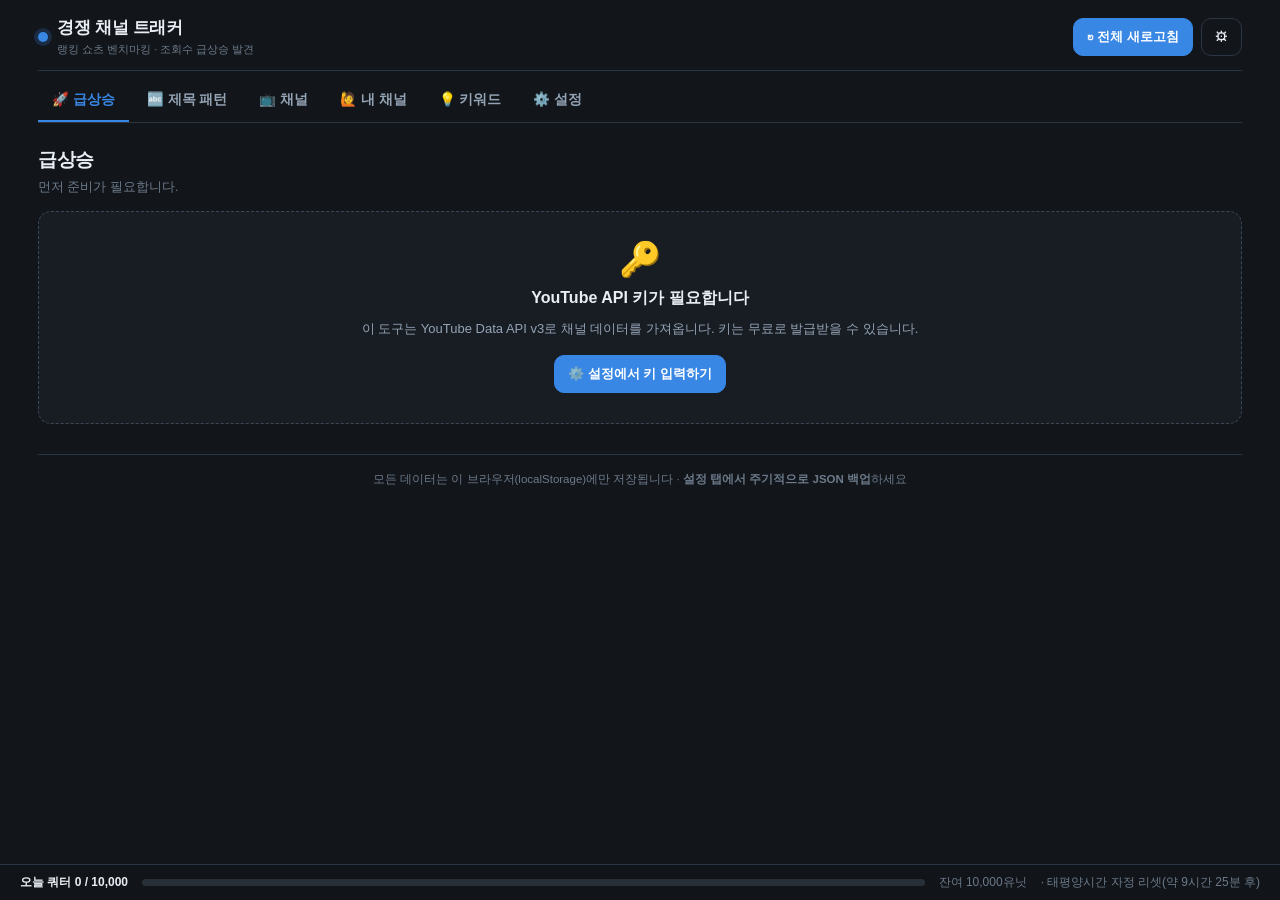
<file: competitor-tracker/tracker.html>
<!DOCTYPE html>
<html lang="ko">
<head>
<meta charset="UTF-8">
<meta name="viewport" content="width=device-width, initial-scale=1, viewport-fit=cover">
<title>경쟁 채널 트래커 · 랭킹 쇼츠 벤치마킹</title>
<style>
/* ============================================================================
   디자인 토큰
   차트(스파크라인·히트맵) 색은 검증된 팔레트의 다크 스텝을 씁니다.
   - 시계열 단일 계열: --series-1
   - 히트맵(순차): 파랑 한 색 계열. 다크 화면이므로 "0에 가까울수록 배경으로
     물러나게" 어두운 쪽부터 밝은 쪽으로 올라갑니다.
   - 상태색(good/warning/serious/critical)은 예약색이며 항상 라벨과 함께 씁니다.
   ========================================================================== */
:root{
  --bg:#12151a; --panel:#181d24; --panel2:#1f262f; --panel3:#273039;
  --line:#2c3642; --line2:#3b4754;
  --text:#e9eef5; --muted:#94a3b4; --dim:#6c7a8a;

  --accent:#3987e5;            /* series-1 (dark) */
  --accent-ink:#ffffff;
  --series-1:#3987e5;

  /* 순차 램프 (파랑 100→700). 다크에서는 700쪽이 "거의 0" */
  --seq-100:#cde2fb; --seq-200:#9ec5f4; --seq-300:#6da7ec; --seq-400:#3987e5;
  --seq-500:#256abf; --seq-550:#1c5cab; --seq-600:#184f95; --seq-700:#0d366b;

  /* 상태색 (고정, 아이콘·라벨과 함께만 사용) */
  --good:#0ca30c; --warning:#fab219; --serious:#ec835a; --critical:#d03b3b;

  --radius:13px;
  --shadow:0 10px 30px rgba(0,0,0,.4);
  color-scheme:dark;
}
*{box-sizing:border-box}
html,body{margin:0;padding:0}
body{
  background:var(--bg); color:var(--text);
  font:14px/1.55 "Pretendard","Apple SD Gothic Neo","Malgun Gothic",-apple-system,
       BlinkMacSystemFont,"Segoe UI",Roboto,sans-serif;
  -webkit-text-size-adjust:100%;
}
img{max-width:100%}
button,input,select,textarea{font:inherit;color:inherit}
a{color:var(--accent)}
::-webkit-scrollbar{width:10px;height:10px}
::-webkit-scrollbar-thumb{background:var(--line2);border-radius:8px}
::-webkit-scrollbar-track{background:transparent}

/* ---------- 레이아웃 ---------- */
.app{max-width:1240px;margin:0 auto;padding:0 18px 96px;padding-top:env(safe-area-inset-top,0px)}
.topbar{display:flex;flex-wrap:wrap;gap:12px;align-items:center;justify-content:space-between;
        padding:15px 0 12px;border-bottom:1px solid var(--line)}
.brand{display:flex;align-items:center;gap:9px;font-weight:800;font-size:17px;letter-spacing:-.3px;white-space:nowrap}
.brand .dot{width:10px;height:10px;border-radius:50%;background:var(--accent);box-shadow:0 0 0 4px rgba(57,135,229,.2)}
.brand small{display:block;font-weight:500;font-size:11px;color:var(--dim);letter-spacing:0}
.tools{display:flex;gap:8px;flex-wrap:wrap;align-items:center}

.tabs{display:flex;gap:4px;overflow-x:auto;padding:10px 0 0;
      position:sticky;top:env(safe-area-inset-top,0px);background:var(--bg);z-index:30;
      border-bottom:1px solid var(--line);scrollbar-width:none}
.tabs::-webkit-scrollbar{display:none}
.tab{background:none;border:none;border-bottom:2px solid transparent;color:var(--muted);
     padding:9px 14px;cursor:pointer;white-space:nowrap;font-weight:700;font-size:13.5px;border-radius:8px 8px 0 0}
.tab:hover{color:var(--text);background:var(--panel2)}
.tab.active{color:var(--accent);border-bottom-color:var(--accent)}
.tab .cnt{display:inline-block;margin-left:5px;background:var(--panel3);color:var(--muted);
          font-size:11px;padding:1px 6px;border-radius:20px;font-weight:700}
.tab.active .cnt{background:rgba(57,135,229,.2);color:var(--accent)}

/* ---------- 공통 ---------- */
.btn{background:var(--panel2);border:1px solid var(--line);color:var(--text);padding:8px 13px;
     border-radius:10px;cursor:pointer;white-space:nowrap;transition:.14s;font-size:13px;font-weight:600}
.btn:hover{background:var(--panel3);border-color:var(--line2)}
.btn:active{transform:translateY(1px)}
.btn.primary{background:var(--accent);border-color:var(--accent);color:var(--accent-ink)}
.btn.primary:hover{filter:brightness(1.1)}
.btn.ghost{background:transparent}
.btn.danger{color:var(--critical);border-color:var(--line)}
.btn.danger:hover{background:rgba(208,59,59,.14);border-color:var(--critical)}
.btn.sm{padding:5px 9px;font-size:12px;border-radius:8px}
.btn.xs{padding:3px 8px;font-size:11px;border-radius:7px}
.btn:disabled{opacity:.45;cursor:not-allowed}
.input,select,textarea{background:var(--panel2);border:1px solid var(--line);border-radius:10px;
                       padding:9px 11px;width:100%;outline:none;transition:.14s}
.input:focus,select:focus,textarea:focus{border-color:var(--accent);box-shadow:0 0 0 3px rgba(57,135,229,.18)}
textarea{resize:vertical;min-height:60px}
label.f{display:block;font-size:12px;color:var(--muted);margin:0 0 5px;font-weight:600}
.row{display:flex;gap:10px;flex-wrap:wrap;align-items:center}
.grid2{display:grid;grid-template-columns:1fr 1fr;gap:14px}
.grid3{display:grid;grid-template-columns:repeat(3,1fr);gap:14px}
.card{background:var(--panel);border:1px solid var(--line);border-radius:var(--radius);padding:16px}
.card h3{margin:0 0 12px;font-size:15px;letter-spacing:-.2px}
.card h3 .sub{font-weight:500;font-size:12px;color:var(--dim);margin-left:6px}
.muted{color:var(--muted)} .dim{color:var(--dim)}
.sec-title{display:flex;align-items:flex-start;justify-content:space-between;gap:12px;flex-wrap:wrap;margin:22px 0 14px}
.sec-title h2{margin:0;font-size:19px;letter-spacing:-.4px}
.sec-title p{margin:3px 0 0;font-size:12.5px;color:var(--dim);max-width:640px}
.divider{height:1px;background:var(--line);margin:16px 0}
.nowrap{white-space:nowrap}

.badge{display:inline-flex;align-items:center;gap:4px;font-size:11.5px;font-weight:700;
       padding:3px 8px;border-radius:20px;border:1px solid transparent;white-space:nowrap}
.b-gray{background:var(--panel3);color:var(--muted);border-color:var(--line)}
.b-accent{background:rgba(57,135,229,.16);color:var(--accent);border-color:rgba(57,135,229,.42)}
.b-good{background:rgba(12,163,12,.16);color:#3ac43a;border-color:rgba(12,163,12,.45)}
.b-warn{background:rgba(250,178,25,.15);color:var(--warning);border-color:rgba(250,178,25,.42)}
.b-crit{background:rgba(208,59,59,.16);color:#e86a6a;border-color:rgba(208,59,59,.45)}

.stat{background:var(--panel);border:1px solid var(--line);border-radius:var(--radius);padding:15px}
.stat .k{font-size:12px;color:var(--muted);font-weight:600}
.stat .v{font-size:25px;font-weight:800;letter-spacing:-1px;margin:4px 0 2px}
.stat .v small{font-size:13px;font-weight:600;color:var(--dim);letter-spacing:0}

.empty{border:1.5px dashed var(--line2);border-radius:var(--radius);padding:30px 22px;text-align:center;background:var(--panel)}
.empty .ico{font-size:34px;line-height:1;margin-bottom:10px}
.empty h4{margin:0 0 8px;font-size:16px}
.empty p{margin:0 auto;max-width:600px;color:var(--muted);font-size:13px}
.empty ol,.empty ul{text-align:left;max-width:600px;margin:12px auto 0;color:var(--muted);font-size:13px;padding-left:20px}
.empty li{margin:5px 0}
.empty .btnbox{margin-top:16px;display:flex;gap:8px;justify-content:center;flex-wrap:wrap}
.tip{background:var(--panel2);border:1px solid var(--line);border-left:3px solid var(--accent);
     border-radius:10px;padding:11px 13px;font-size:12.5px;color:var(--muted);margin-bottom:14px}
.tip b{color:var(--text)}
.tip.warn{border-left-color:var(--warning)}
.tip.crit{border-left-color:var(--critical)}

/* ---------- 급상승 표 ---------- */
.table-wrap{overflow-x:auto;border:1px solid var(--line);border-radius:12px;background:var(--panel)}
table.rank{width:100%;border-collapse:collapse;font-size:13px}
table.rank th{text-align:left;padding:10px 9px;background:var(--panel2);color:var(--muted);
              font-size:11.5px;font-weight:700;border-bottom:1px solid var(--line);white-space:nowrap}
table.rank th.s{cursor:pointer;user-select:none}
table.rank th.s:hover{color:var(--text)}
table.rank td{padding:9px;border-bottom:1px solid var(--line);vertical-align:middle}
table.rank tr:last-child td{border-bottom:none}
table.rank tr:hover td{background:var(--panel2)}
.rk{font-weight:800;color:var(--dim);font-size:12px;width:26px;text-align:right}
.tn{width:86px;height:48px;border-radius:6px;object-fit:cover;background:var(--panel3);display:block}
.vt{font-weight:700;display:block;max-width:330px;overflow:hidden;text-overflow:ellipsis;white-space:nowrap}
.vm{font-size:11.5px;color:var(--dim);margin-top:2px}
.vph{font-weight:800;font-size:15px;letter-spacing:-.4px;color:var(--accent);white-space:nowrap}
.vph .u{font-size:10.5px;font-weight:600;color:var(--dim);margin-left:2px}
.spark{display:block;width:96px;height:30px}

/* ---------- 제목 패턴 ---------- */
.freq{width:100%;border-collapse:collapse;font-size:13px}
.freq th{text-align:left;padding:7px 8px;color:var(--muted);font-size:11.5px;font-weight:700;border-bottom:1px solid var(--line)}
.freq td{padding:6px 8px;border-bottom:1px solid var(--line)}
.freq tr:last-child td{border-bottom:none}
.word{background:none;border:none;color:var(--text);font-weight:700;cursor:pointer;padding:2px 5px;
      border-radius:6px;text-align:left;font-size:13px}
.word:hover{background:var(--panel3);color:var(--accent)}
.word.on{background:rgba(57,135,229,.2);color:var(--accent)}
.fbar{height:6px;border-radius:20px;background:var(--panel3);overflow:hidden;min-width:34px}
.fbar>i{display:block;height:100%;background:var(--series-1);border-radius:20px}

/* ---------- 채널 ---------- */
.ch-grid{display:grid;grid-template-columns:repeat(auto-fill,minmax(330px,1fr));gap:14px}
.ch{background:var(--panel);border:1px solid var(--line);border-radius:var(--radius);padding:15px}
.ch-head{display:flex;gap:11px;align-items:center;margin-bottom:12px}
.ch-av{width:44px;height:44px;border-radius:50%;background:var(--panel3);object-fit:cover;flex:0 0 auto}
.ch-name{font-weight:800;font-size:14.5px;overflow:hidden;text-overflow:ellipsis;white-space:nowrap}
.ch-sub{font-size:11.5px;color:var(--dim);overflow:hidden;text-overflow:ellipsis;white-space:nowrap}
.kv{display:grid;grid-template-columns:1fr 1fr;gap:8px;margin-bottom:11px}
.kv>div{background:var(--panel2);border:1px solid var(--line);border-radius:9px;padding:8px 9px}
.kv .k{font-size:10.5px;color:var(--dim);font-weight:600}
.kv .v{font-size:16px;font-weight:800;letter-spacing:-.5px;margin-top:1px}
.kv .v small{font-size:11px;font-weight:600;color:var(--dim)}

/* 히트맵 (순차 인코딩: 어두움=0, 밝음=많음) */
.hm{display:grid;grid-template-columns:auto repeat(24,1fr);gap:2px;font-size:9.5px;min-width:0}
.hm .hh{color:var(--dim);text-align:center;font-weight:700;line-height:1}
.hm .dl{color:var(--dim);font-weight:700;padding-right:5px;text-align:right;line-height:1;align-self:center}
.hm .c{aspect-ratio:1;border-radius:2px;background:var(--panel2);cursor:default}
.hm .c[data-n]:hover{outline:2px solid var(--text);outline-offset:1px}
.hm-legend{display:flex;align-items:center;gap:6px;margin-top:8px;font-size:11px;color:var(--dim)}
.hm-legend .sw{width:15px;height:10px;border-radius:2px}

/* ---------- 키워드 ---------- */
.kw-list{display:flex;flex-wrap:wrap;gap:7px}
.kw-item{display:inline-flex;align-items:center;gap:6px;background:var(--panel2);border:1px solid var(--line);
         border-radius:9px;padding:5px 9px;font-size:12.5px}
.kw-item a{color:var(--muted);text-decoration:none;font-weight:700}
.kw-item a:hover{color:var(--accent)}

/* ---------- 쿼터 바 ---------- */
.quota{position:fixed;left:0;right:0;bottom:0;z-index:40;background:rgba(18,21,26,.96);
       border-top:1px solid var(--line);backdrop-filter:blur(8px);
       padding:8px 18px calc(8px + env(safe-area-inset-bottom,0px))}
.quota-in{max-width:1240px;margin:0 auto;display:flex;gap:14px;align-items:center;flex-wrap:wrap;font-size:12px}
.quota .bar{flex:1;min-width:120px;height:7px;background:var(--panel3);border-radius:20px;overflow:hidden}
.quota .bar>i{display:block;height:100%;background:var(--accent);border-radius:20px;transition:width .35s}
.quota .bar.warn>i{background:var(--warning)}
.quota .bar.crit>i{background:var(--critical)}

/* ---------- 모달 / 토스트 / 툴팁 ---------- */
.modal-bg{position:fixed;inset:0;background:rgba(0,0,0,.68);backdrop-filter:blur(3px);
          display:flex;align-items:flex-start;justify-content:center;padding:22px 14px;z-index:100;overflow-y:auto}
.modal{background:var(--panel);border:1px solid var(--line2);border-radius:16px;box-shadow:var(--shadow);
       width:100%;max-width:560px;margin:auto;padding:18px}
.modal h3{margin:0 0 14px;font-size:17px;display:flex;justify-content:space-between;align-items:center;gap:10px}
.modal .x{background:none;border:none;font-size:22px;cursor:pointer;color:var(--muted);line-height:1;padding:0 4px}
.modal .foot{display:flex;gap:8px;justify-content:flex-end;margin-top:18px;flex-wrap:wrap}
.fields{display:flex;flex-direction:column;gap:12px}

#toast{position:fixed;left:50%;transform:translateX(-50%);bottom:64px;z-index:200;
       display:flex;flex-direction:column;gap:8px;align-items:center;pointer-events:none}
.toast{background:var(--panel3);border:1px solid var(--line2);padding:10px 16px;border-radius:12px;
       box-shadow:var(--shadow);font-size:13px;font-weight:600;animation:tin .25s}
.toast.ok{border-color:var(--good)} .toast.err{border-color:var(--critical)}
@keyframes tin{from{opacity:0;transform:translateY(10px)}to{opacity:1;transform:none}}

#tip{position:fixed;z-index:300;pointer-events:none;opacity:0;transition:opacity .12s;
     background:var(--panel3);border:1px solid var(--line2);border-radius:9px;padding:7px 10px;
     font-size:11.5px;font-weight:600;box-shadow:var(--shadow);max-width:260px;line-height:1.45}
#tip.on{opacity:1}
#tip .t-k{color:var(--dim);font-weight:600}

.spin{display:inline-block;width:13px;height:13px;border:2px solid var(--line2);border-top-color:var(--accent);
      border-radius:50%;animation:sp .7s linear infinite;vertical-align:-2px}
@keyframes sp{to{transform:rotate(360deg)}}

.foot-note{margin-top:30px;padding-top:16px;border-top:1px solid var(--line);
           color:var(--dim);font-size:11.5px;text-align:center}

/* ---------- 내 채널 ---------- */
.drop{border:2px dashed var(--line2);border-radius:12px;padding:22px 16px;text-align:center;color:var(--muted);
      cursor:pointer;transition:.15s;background:var(--panel2);font-size:13px}
.drop:hover,.drop.over{border-color:var(--accent);background:rgba(57,135,229,.1);color:var(--text)}
.b-short{background:rgba(163,113,247,.16);color:#c3a8ff;border-color:rgba(163,113,247,.45)}
.b-long{background:rgba(57,135,229,.16);color:var(--accent);border-color:rgba(57,135,229,.42)}
.prompt{background:var(--panel2);border:1px solid var(--line);border-radius:10px;padding:11px 12px;font-size:12.5px;
        line-height:1.6;white-space:pre-wrap;word-break:keep-all;color:var(--text)}
.ratio{display:flex;height:10px;border-radius:20px;overflow:hidden;background:var(--panel3)}
.ratio>i{display:block;height:100%}
.ratio .rs{background:#a371f7}.ratio .rl{background:var(--accent)}
table.rank td.num{text-align:right;font-variant-numeric:tabular-nums;white-space:nowrap}
table.rank th.num{text-align:right}

/* ---------- 반응형 ---------- */
@media(max-width:980px){ .grid3{grid-template-columns:1fr 1fr} }
@media(max-width:720px){
  .app{padding:0 12px 96px}
  .grid2,.grid3{grid-template-columns:1fr}
  .sec-title h2{font-size:17px}
  .vt{max-width:200px}
  table.rank .hide-sm{display:none}
  .hm{font-size:8px}
  .quota-in{font-size:11px}
}
</style>
</head>
<body>
<div class="app">
  <header class="topbar">
    <div class="brand">
      <span class="dot"></span>
      <span>경쟁 채널 트래커<small>랭킹 쇼츠 벤치마킹 · 조회수 급상승 발견</small></span>
    </div>
    <div class="tools">
      <button class="btn primary" id="btnRefreshAll">↻ 전체 새로고침</button>
      <button class="btn ghost" id="btnGoSettings" title="설정">⚙</button>
    </div>
  </header>
  <nav class="tabs" id="tabs"></nav>
  <main id="view"></main>
  <div class="foot-note">
    모든 데이터는 이 브라우저(localStorage)에만 저장됩니다 ·
    <b>설정 탭에서 주기적으로 JSON 백업</b>하세요
  </div>
</div>

<div class="quota" id="quotaBar"></div>
<div id="toast"></div>
<div id="tip"></div>
<div id="modalRoot"></div>

<script>
"use strict";
/* ============================================================================
   경쟁 채널 트래커 (단일 파일 / 외부 라이브러리 없음)
   ============================================================================ */

/* ==========================================================================
   1. API 상수 — 엔드포인트·파라미터·비용은 전부 여기 모아둡니다
   ========================================================================== */
var API = {
  BASE: 'https://www.googleapis.com/youtube/v3',
  EP: {
    CHANNELS:       '/channels',
    PLAYLIST_ITEMS: '/playlistItems',
    VIDEOS:         '/videos'
  },
  PART: {
    CHANNEL:       'snippet,contentDetails,statistics',
    PLAYLIST_ITEM: 'contentDetails',
    VIDEO:         'snippet,statistics,contentDetails'
  },
  MAX_RESULTS: 50,        /* playlistItems 한 페이지 */
  ID_BATCH: 50,           /* videos.list 에 한 번에 넣는 영상 ID 수 */

  /* 호출당 쿼터 비용 (유닛). search.list(100)는 의도적으로 쓰지 않습니다. */
  COST: { channels: 1, playlistItems: 1, videos: 1, search: 100 },
  DAILY_QUOTA: 10000,
  QUOTA_TZ: 'America/Los_Angeles',   /* 태평양 시간 자정에 리셋 */

  /* 유튜브 검색어 자동완성 (JSONP) */
  SUGGEST_URL: 'https://suggestqueries.google.com/complete/search',
  SUGGEST_PARAMS: { client: 'youtube', ds: 'yt', hl: 'ko' },
  SUGGEST_TIMEOUT_MS: 4000,
  SUGGEST_GAP_MS: 120,

  WATCH_URL: 'https://www.youtube.com/watch?v=',
  CHANNEL_URL: 'https://www.youtube.com/channel/',
  SEARCH_URL: 'https://www.youtube.com/results?search_query='
};

/* 동작 규칙 상수 */
var RULES = {
  SHORTS_MAX_SEC: 180,               /* 3분 이하만 쇼츠로 트래킹 */
  MIN_VELOCITY_GAP_MS: 10 * 60 * 1000, /* 속도 계산에 쓸 두 스냅샷의 최소 간격 */
  DEFAULT_MAX_SNAPSHOTS: 30,
  RECENT_DAYS: 7,
  TOP_N: 20,
  TOP_PERCENT: 0.2
};

/* 내 채널 수집 규칙 */
var MY = {
  INITIAL_PAGES: 4,     /* 등록 시 최신 200개(50×4)까지 */
  MORE_PAGES: 1,        /* 더보기 1회 = 50개 */
  TOP_PERCENT: 0.2,     /* 인사이트: 조회수 상위 20% */
  MAX_TITLE_WORDS: 8
};
/* 유튜브 스튜디오 CSV 컬럼 별칭(한/영). 헤더는 소문자로 바꾸고 공백·괄호·%·콜론을 지운 뒤 "정확히" 비교합니다. */
var STUDIO_COLS = {
  videoId:     { label: '영상ID',            keys: ['콘텐츠', 'content', 'videoid', '동영상id', '영상id'] },
  title:       { label: '제목',              keys: ['동영상제목', 'videotitle', '제목', 'title'] },
  published:   { label: '게시시간',          keys: ['동영상게시시간', 'videopublishtime', '게시시간', 'publishtime'] },
  impressions: { label: '노출수',            keys: ['노출수', 'impressions'] },
  ctr:         { label: '노출클릭률(%)',     keys: ['노출클릭률', 'impressionsclickthroughrate', 'ctr'] },
  avgDuration: { label: '평균시청지속시간',  keys: ['평균시청지속시간', 'averageviewduration'] },
  avgPct:      { label: '평균조회율(%)',     keys: ['평균조회율', 'averagepercentageviewed'] },
  subs:        { label: '구독자증감',        keys: ['구독자', 'subscribers', '구독자증감', '순구독자'] },
  views:       { label: '조회수(스튜디오)',  keys: ['조회수', 'views'] },
  watchHours:  { label: '시청시간(시간)',    keys: ['시청시간단위시간', 'watchtimehours', '시청시간'] }
};
var STUDIO_METRIC_KEYS = ['impressions', 'ctr', 'avgDuration', 'avgPct', 'subs', 'views', 'watchHours'];
/* 클로드에게 물어볼 추천 질문 */
var AI_PROMPTS = [
  '첨부한 CSV는 내 유튜브 채널의 영상별 데이터입니다. 조회수 상위 20%와 하위 20% 영상을 나눠서 제목(길이·단어·이모지), 영상 길이, 게시 요일·시간대의 패턴 차이를 분석해 주세요. 그리고 그 패턴을 바탕으로 다음에 올릴 영상 5개의 제목과 업로드 요일·시간을 제안해 주세요.',
  '첨부한 CSV에서 시간당조회수와 첫스냅샷대비증가율이 높은 영상, 즉 "지금 크고 있는" 영상들의 공통점을 찾아 주세요. 좋아요비율·댓글비율이 높은 영상과 낮은 영상도 비교해서, 시청자 반응을 끌어내는 요소가 무엇인지 정리해 주세요.',
  '첨부한 CSV의 쇼츠와 롱폼을 따로 분석해 주세요. 각 유형에서 잘 되는 제목 형식과 길이를 뽑고, (노출클릭률·평균조회율 컬럼이 있다면) 노출은 많은데 클릭이 적은 영상과 클릭은 되는데 끝까지 안 보는 영상을 구분해 개선 방향을 제안해 주세요.'
];

var LS_KEY = 'cct_v1';

/* 제목 분석용 사전 */
var STOPWORDS = ('the a an of in on at to for and or but is are was were be been being with from by as it its ' +
  'this that these those i you he she they we my your his her their our me him them us do does did not no so ' +
  'if then than too very just out up down over under about into when what why how who which all any some can ' +
  'will would should could vs versus ep part shorts short video videos youtube subscribe like comment channel ' +
  'full new now get got go goes going make makes made one two three four five').split(' ');
var ADJECTIVES = ('funniest funny worst best greatest craziest crazy cutest cute weirdest weird dumbest dumb ' +
  'most ultimate insane epic hilarious shocking unbelievable amazing perfect rarest rare scariest scary ' +
  'saddest sad luckiest lucky fastest fast biggest big smallest small strongest strong top extreme wildest ' +
  'wild stupidest stupid adorable satisfying oddly impossible banned illegal expensive cheapest deadliest ' +
  'dangerous genius savage brutal painful awkward embarrassing legendary iconic viral trending surprising ' +
  'unexpected incredible worse better cursed blessed wholesome dramatic intense').split(' ');

/* ==========================================================================
   2. 유틸
   ========================================================================== */
function $(s, r) { return (r || document).querySelector(s); }
function $$(s, r) { return Array.prototype.slice.call((r || document).querySelectorAll(s)); }
function on(s, ev, fn, r) { $$(s, r).forEach(function (n) { n.addEventListener(ev, fn); }); }
function esc(s) {
  return String(s == null ? '' : s).replace(/[&<>"']/g, function (c) {
    return { '&': '&amp;', '<': '&lt;', '>': '&gt;', '"': '&quot;', "'": '&#39;' }[c];
  });
}
function uid() { return Date.now().toString(36) + Math.random().toString(36).slice(2, 7); }
function num(v) { var n = Number(v); return isFinite(n) ? n : 0; }

function fmtNum(n) {
  n = Number(n);
  if (!isFinite(n)) return '-';
  var neg = n < 0; n = Math.abs(n);
  var s;
  if (n >= 1e8) s = trim1(n / 1e8) + '억';
  else if (n >= 1e4) s = trim1(n / 1e4) + '만';
  else s = Math.round(n).toLocaleString('ko-KR');
  return (neg ? '-' : '') + s;
}
function trim1(v) { var s = v.toFixed(1); return s.slice(-2) === '.0' ? s.slice(0, -2) : s; }
function fmtInt(n) { n = Number(n); return isFinite(n) ? Math.round(n).toLocaleString('ko-KR') : '-'; }

function fmtDate(iso) {
  var d = new Date(iso);
  if (isNaN(d.getTime())) return '-';
  return d.getFullYear() + '.' + String(d.getMonth() + 1).padStart(2, '0') + '.' + String(d.getDate()).padStart(2, '0');
}
function fmtDateTime(ms) {
  var d = new Date(ms);
  if (isNaN(d.getTime())) return '-';
  return fmtDate(d.toISOString()) + ' ' + String(d.getHours()).padStart(2, '0') + ':' + String(d.getMinutes()).padStart(2, '0');
}
function ago(ms) {
  var s = Math.floor((Date.now() - ms) / 1000);
  if (!isFinite(s) || s < 0) return '방금';
  if (s < 60) return s + '초 전';
  if (s < 3600) return Math.floor(s / 60) + '분 전';
  if (s < 86400) return Math.floor(s / 3600) + '시간 전';
  return Math.floor(s / 86400) + '일 전';
}
function hoursSince(iso) { return (Date.now() - new Date(iso).getTime()) / 3600000; }

/* ISO8601 duration → 초 */
function isoToSec(d) {
  var m = /^P(?:(\d+)D)?T?(?:(\d+)H)?(?:(\d+)M)?(?:([\d.]+)S)?$/.exec(d || '');
  if (!m) return 0;
  return (+m[1] || 0) * 86400 + (+m[2] || 0) * 3600 + (+m[3] || 0) * 60 + Math.round(+m[4] || 0);
}
function fmtDur(sec) {
  sec = Math.max(0, Math.round(sec || 0));
  return Math.floor(sec / 60) + ':' + String(sec % 60).padStart(2, '0');
}

/* 태평양 시간 기준 오늘 날짜 (쿼터 리셋 기준) */
function ptToday() {
  try {
    return new Intl.DateTimeFormat('en-CA', { timeZone: API.QUOTA_TZ, year: 'numeric', month: '2-digit', day: '2-digit' })
      .format(new Date());
  } catch (e) {
    return new Date().toISOString().slice(0, 10);   /* Intl 미지원 시 UTC 로 대체 */
  }
}
/* 다음 PT 자정까지 남은 시간 */
function untilQuotaReset() {
  try {
    var now = new Date();
    var pt = new Date(now.toLocaleString('en-US', { timeZone: API.QUOTA_TZ }));
    var h = 23 - pt.getHours(), m = 59 - pt.getMinutes();
    return h + '시간 ' + m + '분';
  } catch (e) { return '-'; }
}

function toast(msg, kind) {
  var box = $('#toast'), t = document.createElement('div');
  t.className = 'toast ' + (kind || ''); t.textContent = msg; box.appendChild(t);
  setTimeout(function () { t.style.transition = '.3s'; t.style.opacity = '0'; setTimeout(function () { t.remove(); }, 320); }, 2600);
}
function copyText(txt, okMsg) {
  if (navigator.clipboard && navigator.clipboard.writeText) {
    navigator.clipboard.writeText(txt).then(function () { toast(okMsg || '복사했습니다', 'ok'); },
      function () { prompt('아래 내용을 복사하세요', txt); });
  } else prompt('아래 내용을 복사하세요', txt);
}
function download(filename, content, mime) {
  var blob = new Blob([content], { type: mime || 'application/octet-stream' });
  var url = URL.createObjectURL(blob);
  var a = document.createElement('a'); a.href = url; a.download = filename;
  document.body.appendChild(a); a.click();
  setTimeout(function () { URL.revokeObjectURL(url); a.remove(); }, 600);
}
function stamp() {
  var d = new Date();
  return d.getFullYear() + String(d.getMonth() + 1).padStart(2, '0') + String(d.getDate()).padStart(2, '0') +
         '-' + String(d.getHours()).padStart(2, '0') + String(d.getMinutes()).padStart(2, '0');
}

/* 툴팁 (히트맵 셀·스파크라인 공용) */
var tipEl = null;
function showTip(html, x, y) {
  if (!tipEl) tipEl = $('#tip');
  tipEl.innerHTML = html;
  tipEl.classList.add('on');
  var r = tipEl.getBoundingClientRect();
  var left = Math.min(Math.max(8, x + 12), window.innerWidth - r.width - 8);
  var top = y - r.height - 12; if (top < 8) top = y + 18;
  tipEl.style.left = left + 'px'; tipEl.style.top = top + 'px';
}
function hideTip() { if (tipEl) tipEl.classList.remove('on'); }

/* ==========================================================================
   3. 상태 / 저장
   ========================================================================== */
var state = null;
var ui = { tab: 'dash', recentOnly: false, chFilter: '', sort: 'vph',
           titleBasis: 'vph', titleWord: '', kwSeed: '', kwResults: [], kwRunning: false, kwFallback: false,
           busy: false };

function defaultMy() {
  return { channel: null, videos: [], nextPageToken: '',
           studio: { headers: [], byVideoId: {}, unmatched: [], importedAt: 0, metrics: [] } };
}
function normMy(m) {
  var d = defaultMy();
  if (!m || typeof m !== 'object') return d;
  var out = { channel: (m.channel && m.channel.id) ? m.channel : null,
              videos: Array.isArray(m.videos) ? m.videos : [],
              nextPageToken: typeof m.nextPageToken === 'string' ? m.nextPageToken : '',
              studio: Object.assign({}, d.studio, m.studio || {}) };
  if (!out.studio.byVideoId || typeof out.studio.byVideoId !== 'object') out.studio.byVideoId = {};
  if (!Array.isArray(out.studio.unmatched)) out.studio.unmatched = [];
  if (!Array.isArray(out.studio.headers)) out.studio.headers = [];
  if (!Array.isArray(out.studio.metrics)) out.studio.metrics = [];
  if (out.channel) out.channel.subsHistory = Array.isArray(out.channel.subsHistory) ? out.channel.subsHistory : [];
  out.videos.forEach(function (v) {
    v.durationSec = num(v.durationSec); v.title = v.title || ''; v.publishedAt = v.publishedAt || ''; v.thumb = v.thumb || '';
    v.type = v.type === 'shorts' || v.type === 'long' ? v.type : videoType(v.durationSec);
  });
  return out;
}
function videoType(sec) { return sec > 0 && sec <= RULES.SHORTS_MAX_SEC ? 'shorts' : 'long'; }

function defaultState() {
  return {
    v: 1,
    apiKey: '',
    settings: { pages: 1, maxSnapshots: RULES.DEFAULT_MAX_SNAPSHOTS, autoPrune: true },
    quota: { day: ptToday(), used: 0 },
    channels: [],
    videos: [],
    /* 스냅샷은 videoId 로 묶어 둡니다(조회 O(1)).
       내보내기/가져오기는 평탄한 배열 형태도 함께 지원합니다. */
    snapshots: {},
    /* 내 채널은 경쟁 채널과 분리 보관. 스냅샷 맵은 공유(영상 ID 가 겹칠 일 없음) */
    myChannel: defaultMy()
  };
}
function load() {
  try {
    var raw = localStorage.getItem(LS_KEY);
    if (!raw) return defaultState();
    var s = JSON.parse(raw);
    if (!s || typeof s !== 'object') return defaultState();
    return normalize(s);
  } catch (e) {
    console.warn('저장 데이터 복구 실패', e);
    return defaultState();
  }
}
function normalize(s) {
  var d = defaultState();
  s.v = 1;
  s.apiKey = typeof s.apiKey === 'string' ? s.apiKey : '';
  s.settings = Object.assign({}, d.settings, s.settings || {});
  s.settings.pages = Math.min(3, Math.max(1, num(s.settings.pages) || 1));
  s.settings.maxSnapshots = Math.max(2, num(s.settings.maxSnapshots) || RULES.DEFAULT_MAX_SNAPSHOTS);
  s.quota = Object.assign({}, d.quota, s.quota || {});
  if (s.quota.day !== ptToday()) { s.quota.day = ptToday(); s.quota.used = 0; }
  s.channels = Array.isArray(s.channels) ? s.channels : [];
  s.videos = Array.isArray(s.videos) ? s.videos : [];
  s.snapshots = toSnapMap(s.snapshots);
  s.myChannel = normMy(s.myChannel);
  s.channels.forEach(function (c) {
    c.tag = c.tag || '';
    c.subsHistory = Array.isArray(c.subsHistory) ? c.subsHistory : [];
  });
  return s;
}
/* 스냅샷을 평탄 배열 / 맵 어느 쪽으로 받아도 맵으로 통일 */
function toSnapMap(src) {
  var map = {};
  if (!src) return map;
  if (Array.isArray(src)) {
    src.forEach(function (r) {
      var id = r.videoId || r.id;
      if (!id) return;
      (map[id] = map[id] || []).push({
        t: num(r.t || r.timestamp), v: num(r.v != null ? r.v : r.viewCount),
        l: num(r.l != null ? r.l : r.likeCount), c: num(r.c != null ? r.c : r.commentCount)
      });
    });
  } else if (typeof src === 'object') {
    Object.keys(src).forEach(function (id) {
      if (!Array.isArray(src[id])) return;
      map[id] = src[id].map(function (r) {
        return { t: num(r.t != null ? r.t : r.timestamp), v: num(r.v != null ? r.v : r.viewCount),
                 l: num(r.l != null ? r.l : r.likeCount), c: num(r.c != null ? r.c : r.commentCount) };
      });
    });
  }
  Object.keys(map).forEach(function (id) { map[id].sort(function (a, b) { return a.t - b.t; }); });
  return map;
}
function snapsFlat() {
  var out = [];
  Object.keys(state.snapshots).forEach(function (id) {
    state.snapshots[id].forEach(function (r) {
      out.push({ videoId: id, timestamp: r.t, viewCount: r.v, likeCount: r.l, commentCount: r.c });
    });
  });
  return out;
}
function snapCount() {
  var n = 0;
  Object.keys(state.snapshots).forEach(function (id) { n += state.snapshots[id].length; });
  return n;
}
function save() {
  try {
    localStorage.setItem(LS_KEY, JSON.stringify(state));
    return true;
  } catch (e) {
    var quotaErr = e && (e.name === 'QuotaExceededError' || e.code === 22);
    toast(quotaErr ? '저장 공간이 가득 찼습니다 — 설정 탭에서 스냅샷을 정리하세요' : '저장 실패', 'err');
    return false;
  }
}
function pruneSnapshots(limit) {
  limit = limit || state.settings.maxSnapshots;
  var removed = 0;
  Object.keys(state.snapshots).forEach(function (id) {
    var a = state.snapshots[id];
    if (a.length > limit) { removed += a.length - limit; state.snapshots[id] = a.slice(-limit); }
  });
  return removed;
}
function videoById(id) { for (var i = 0; i < state.videos.length; i++) if (state.videos[i].videoId === id) return state.videos[i]; return null; }
function channelById(id) { for (var i = 0; i < state.channels.length; i++) if (state.channels[i].id === id) return state.channels[i]; return null; }

/* ==========================================================================
   4. API 호출 계층 (쿼터 계산 포함)
   ========================================================================== */
function spendQuota(kind, calls) {
  if (state.quota.day !== ptToday()) { state.quota.day = ptToday(); state.quota.used = 0; }
  state.quota.used += (API.COST[kind] || 1) * (calls || 1);
}
function quotaLeft() { return Math.max(0, API.DAILY_QUOTA - state.quota.used); }

/** YouTube API 오류를 한국어 메시지로 */
function apiErrorMessage(status, body) {
  var reason = '', msg = '';
  try {
    var err = body && body.error;
    msg = (err && err.message) || '';
    if (err && err.errors && err.errors[0]) reason = err.errors[0].reason || '';
  } catch (e) { /* noop */ }

  if (reason === 'quotaExceeded' || /quota/i.test(msg)) {
    return '오늘 API 할당량(10,000유닛)을 모두 사용했습니다.\n태평양 시간 자정(약 ' + untilQuotaReset() + ' 후)에 초기화됩니다.';
  }
  if (reason === 'keyInvalid' || /API key not valid|API_KEY_INVALID/i.test(msg)) {
    return 'API 키가 올바르지 않습니다. 설정 탭에서 키를 다시 확인해 주세요.';
  }
  if (reason === 'accessNotConfigured' || /has not been used|is disabled/i.test(msg)) {
    return '이 키에 YouTube Data API v3가 사용 설정되어 있지 않습니다.\nGoogle Cloud Console → API 및 서비스 → 라이브러리에서 사용 설정하세요.';
  }
  if (reason === 'ipRefererBlocked' || /referer|referrer/i.test(msg)) {
    return '키에 걸린 HTTP 리퍼러 제한 때문에 막혔습니다.\n파일(file://)로 여는 경우 키 제한을 없애거나 IP 제한으로 바꾸세요.';
  }
  if (status === 403) return '접근이 거부되었습니다(403). 키 제한 설정을 확인하세요.' + (msg ? '\n' + msg : '');
  if (status === 404) return '요청한 리소스를 찾을 수 없습니다(404).';
  if (status === 400) return '요청이 잘못되었습니다(400).' + (msg ? '\n' + msg : '');
  return 'API 오류 (' + status + ')' + (msg ? '\n' + msg : '');
}

/** 공통 GET. kind 는 쿼터 계산용 ('channels'|'playlistItems'|'videos') */
function apiGet(kind, path, params) {
  var key = (state.apiKey || '').trim();
  if (!key) return Promise.reject(new Error('API 키가 없습니다. 설정 탭에서 키를 입력해 주세요.'));

  var qs = Object.keys(params).filter(function (k) { return params[k] !== undefined && params[k] !== ''; })
    .map(function (k) { return encodeURIComponent(k) + '=' + encodeURIComponent(params[k]); }).join('&');
  var url = API.BASE + path + '?' + qs + '&key=' + encodeURIComponent(key);

  spendQuota(kind, 1);
  renderQuota();

  return fetch(url).then(function (res) {
    return res.json().then(function (body) { return { ok: res.ok, status: res.status, body: body }; },
      function () { return { ok: res.ok, status: res.status, body: null }; });
  }, function () {
    throw new Error('네트워크 오류입니다. 인터넷 연결을 확인해 주세요.');
  }).then(function (r) {
    if (!r.ok) throw new Error(apiErrorMessage(r.status, r.body));
    return r.body || {};
  });
}

/** 붙여넣은 값에서 채널 식별자 추출 */
function parseChannelInput(raw) {
  var s = String(raw || '').trim();
  if (!s) return null;
  s = s.replace(/^https?:\/\//i, '').replace(/^www\./i, '');
  var m;
  if ((m = /^(?:m\.|music\.)?youtube\.com\/channel\/(UC[\w-]{20,})/i.exec(s))) return { type: 'id', value: m[1] };
  if ((m = /^(?:m\.|music\.)?youtube\.com\/@([\w.\-가-힣]+)/i.exec(s)))        return { type: 'handle', value: m[1] };
  if ((m = /^(?:m\.|music\.)?youtube\.com\/user\/([\w.\-]+)/i.exec(s)))        return { type: 'username', value: m[1] };
  if ((m = /^(?:m\.|music\.)?youtube\.com\/c\/([\w.\-가-힣]+)/i.exec(s)))      return { type: 'handle', value: m[1] };
  if (/^UC[\w-]{20,}$/.test(s)) return { type: 'id', value: s };
  if (s.charAt(0) === '@')      return { type: 'handle', value: s.slice(1) };
  if (/^[\w.\-가-힣]+$/.test(s)) return { type: 'handle', value: s };
  return null;
}

/* ==========================================================================
   5. 채널 등록 / 새로고침
   ========================================================================== */
function addChannel(raw) {
  var p = parseChannelInput(raw);
  if (!p) return Promise.reject(new Error('채널 주소·핸들(@이름)·채널ID 중 하나를 넣어주세요.'));

  var params = { part: API.PART.CHANNEL };
  if (p.type === 'id') params.id = p.value;
  else if (p.type === 'handle') params.forHandle = p.value;
  else params.forUsername = p.value;

  return apiGet('channels', API.EP.CHANNELS, params).then(function (body) {
    var it = body.items && body.items[0];
    if (!it) {
      throw new Error('채널을 찾을 수 없습니다: ' + p.value +
        (p.type !== 'id' ? '\n\n유튜브 채널 페이지에서 @핸들 또는 채널ID(UC로 시작)를 복사해 다시 시도해 보세요.' : ''));
    }
    if (channelById(it.id)) throw new Error('이미 등록된 채널입니다: ' + (it.snippet && it.snippet.title));

    var sn = it.snippet || {}, st = it.statistics || {}, cd = it.contentDetails || {};
    var uploads = cd.relatedPlaylists && cd.relatedPlaylists.uploads;
    if (!uploads) throw new Error('이 채널의 업로드 재생목록을 찾을 수 없습니다.');

    var subs = st.hiddenSubscriberCount ? null : num(st.subscriberCount);
    var ch = {
      id: it.id,
      title: sn.title || '(이름 없음)',
      handle: (sn.customUrl || (p.type === 'handle' ? '@' + p.value : '')) || '',
      thumb: (sn.thumbnails && (sn.thumbnails.default || sn.thumbnails.medium) || {}).url || '',
      subs: subs,
      subsFirst: subs,
      subsHistory: [{ t: Date.now(), s: subs }],
      registeredAt: Date.now(),
      uploadsPlaylist: uploads,
      tag: '',
      lastRefresh: 0
    };
    state.channels.push(ch);
    save();
    return ch;
  });
}

/** 업로드 재생목록에서 최신 영상 ID 모으기 */
function fetchVideoIds(ch, pages) {
  var ids = [], token = '';
  function step(n) {
    if (n <= 0) return Promise.resolve(ids);
    var params = { part: API.PART.PLAYLIST_ITEM, playlistId: ch.uploadsPlaylist, maxResults: API.MAX_RESULTS };
    if (token) params.pageToken = token;
    return apiGet('playlistItems', API.EP.PLAYLIST_ITEMS, params).then(function (body) {
      (body.items || []).forEach(function (it) {
        var vid = it.contentDetails && it.contentDetails.videoId;
        if (vid && ids.indexOf(vid) === -1) ids.push(vid);
      });
      token = body.nextPageToken || '';
      return token ? step(n - 1) : ids;
    });
  }
  return step(pages);
}

/** 영상 상세 가져와 쇼츠만 저장 + 스냅샷 1건 기록 */
function fetchVideoDetails(ch, ids) {
  var batches = [];
  for (var i = 0; i < ids.length; i += API.ID_BATCH) batches.push(ids.slice(i, i + API.ID_BATCH));
  var now = Date.now();
  var stats = { tracked: 0, skipped: 0, added: 0 };

  function step(i) {
    if (i >= batches.length) return Promise.resolve(stats);
    return apiGet('videos', API.EP.VIDEOS, {
      part: API.PART.VIDEO, id: batches[i].join(','), maxResults: API.MAX_RESULTS
    }).then(function (body) {
      (body.items || []).forEach(function (it) {
        var cd = it.contentDetails || {}, sn = it.snippet || {}, st = it.statistics || {};
        var dur = isoToSec(cd.duration);
        if (dur <= 0 || dur > RULES.SHORTS_MAX_SEC) { stats.skipped++; return; }  /* 쇼츠만 */
        stats.tracked++;

        var v = videoById(it.id);
        if (!v) {
          v = { videoId: it.id, channelId: ch.id, title: '', publishedAt: '', durationSec: 0, thumb: '' };
          state.videos.push(v);
          stats.added++;
        }
        v.channelId = ch.id;
        v.title = sn.title || v.title;
        v.publishedAt = sn.publishedAt || v.publishedAt;
        v.durationSec = dur;
        v.thumb = (sn.thumbnails && (sn.thumbnails.medium || sn.thumbnails.default) || {}).url || v.thumb;

        var arr = state.snapshots[it.id] || (state.snapshots[it.id] = []);
        arr.push({ t: now, v: num(st.viewCount), l: num(st.likeCount), c: num(st.commentCount) });
      });
      return step(i + 1);
    });
  }
  return step(0);
}

function refreshChannel(ch) {
  var pages = state.settings.pages;
  return fetchVideoIds(ch, pages).then(function (ids) {
    if (!ids.length) return { tracked: 0, skipped: 0, added: 0 };
    return fetchVideoDetails(ch, ids);
  }).then(function (stats) {
    ch.lastRefresh = Date.now();
    if (state.settings.autoPrune) pruneSnapshots();
    save();
    return stats;
  });
}

/** 여러 채널의 구독자 수를 한 번의 호출로 갱신 (id 는 50개까지 묶을 수 있음) */
function refreshSubscribers(channels) {
  if (!channels.length) return Promise.resolve();
  var batches = [];
  for (var i = 0; i < channels.length; i += API.ID_BATCH) batches.push(channels.slice(i, i + API.ID_BATCH));
  function step(i) {
    if (i >= batches.length) return Promise.resolve();
    return apiGet('channels', API.EP.CHANNELS, {
      part: 'snippet,statistics', id: batches[i].map(function (c) { return c.id; }).join(',')
    }).then(function (body) {
      (body.items || []).forEach(function (it) {
        var ch = channelById(it.id); if (!ch) return;
        var st = it.statistics || {};
        var subs = st.hiddenSubscriberCount ? null : num(st.subscriberCount);
        ch.subs = subs;
        if (ch.subsFirst == null) ch.subsFirst = subs;
        ch.subsHistory.push({ t: Date.now(), s: subs });
        if (ch.subsHistory.length > 60) ch.subsHistory = ch.subsHistory.slice(-60);
        if (it.snippet) {
          ch.title = it.snippet.title || ch.title;
          ch.thumb = (it.snippet.thumbnails && (it.snippet.thumbnails.default || it.snippet.thumbnails.medium) || {}).url || ch.thumb;
        }
      });
    }).then(function () { return step(i + 1); });
  }
  return step(0);
}

/* ==========================================================================
   4b. 내 채널 — 등록 · 수집 · 스튜디오 CSV 병합
   경쟁 채널과 같은 API 흐름(channels → playlistItems → videos)을 쓰되
   쇼츠·롱폼을 모두 저장하고, state.myChannel 에 분리 보관합니다.
   ========================================================================== */
function myVideoById(id) { var a = state.myChannel.videos; for (var i = 0; i < a.length; i++) if (a[i].videoId === id) return a[i]; return null; }

function registerMyChannel(raw) {
  var p = parseChannelInput(raw);
  if (!p) return Promise.reject(new Error('채널 주소·핸들(@이름)·채널ID 중 하나를 넣어주세요.'));
  var params = { part: API.PART.CHANNEL };
  if (p.type === 'id') params.id = p.value; else if (p.type === 'handle') params.forHandle = p.value; else params.forUsername = p.value;
  return apiGet('channels', API.EP.CHANNELS, params).then(function (body) {
    var it = body.items && body.items[0];
    if (!it) throw new Error('채널을 찾을 수 없습니다: ' + p.value + '\n\n유튜브 스튜디오 → 설정 → 채널 에서 채널ID(UC로 시작)를 복사해 넣어보세요.');
    var sn = it.snippet || {}, st = it.statistics || {}, cd = it.contentDetails || {};
    var uploads = cd.relatedPlaylists && cd.relatedPlaylists.uploads;
    if (!uploads) throw new Error('이 채널의 업로드 재생목록을 찾을 수 없습니다.');
    var subs = st.hiddenSubscriberCount ? null : num(st.subscriberCount);
    var ch = { id: it.id, title: sn.title || '(이름 없음)', handle: sn.customUrl || (p.type === 'handle' ? '@' + p.value : ''),
               thumb: (sn.thumbnails && (sn.thumbnails.default || sn.thumbnails.medium) || {}).url || '',
               subs: subs, subsFirst: subs, subsHistory: [{ t: Date.now(), s: subs }], registeredAt: Date.now(),
               uploadsPlaylist: uploads, videoCount: num(st.videoCount), lastRefresh: 0 };
    var keep = state.myChannel.channel && state.myChannel.channel.id === ch.id;
    state.myChannel = keep ? Object.assign(state.myChannel, { channel: ch }) : Object.assign(defaultMy(), { channel: ch });
    save();
    return ch;
  });
}
/** 업로드 재생목록 한 페이지 → { ids, next } */
function fetchMyPage(token) {
  var ch = state.myChannel.channel;
  var params = { part: API.PART.PLAYLIST_ITEM, playlistId: ch.uploadsPlaylist, maxResults: API.MAX_RESULTS };
  if (token) params.pageToken = token;
  return apiGet('playlistItems', API.EP.PLAYLIST_ITEMS, params).then(function (body) {
    var ids = [];
    (body.items || []).forEach(function (it) { var vid = it.contentDetails && it.contentDetails.videoId; if (vid && ids.indexOf(vid) === -1) ids.push(vid); });
    return { ids: ids, next: body.nextPageToken || '' };
  });
}
/** 상세 수집 — 쇼츠·롱폼 모두 저장하고 스냅샷 1건 기록 */
function fetchMyDetails(ids) {
  var batches = [];
  for (var i = 0; i < ids.length; i += API.ID_BATCH) batches.push(ids.slice(i, i + API.ID_BATCH));
  var now = Date.now(), stats = { added: 0, updated: 0 };
  function step(i) {
    if (i >= batches.length) return Promise.resolve(stats);
    return apiGet('videos', API.EP.VIDEOS, { part: API.PART.VIDEO, id: batches[i].join(','), maxResults: API.MAX_RESULTS }).then(function (body) {
      (body.items || []).forEach(function (it) {
        var cd = it.contentDetails || {}, sn = it.snippet || {}, st = it.statistics || {};
        var dur = isoToSec(cd.duration);
        var v = myVideoById(it.id);
        if (!v) { v = { videoId: it.id, title: '', publishedAt: '', durationSec: 0, thumb: '', type: 'long' }; state.myChannel.videos.push(v); stats.added++; }
        else stats.updated++;
        v.title = sn.title || v.title; v.publishedAt = sn.publishedAt || v.publishedAt;
        v.durationSec = dur; v.type = videoType(dur);
        v.thumb = (sn.thumbnails && (sn.thumbnails.medium || sn.thumbnails.default) || {}).url || v.thumb;
        (state.snapshots[it.id] || (state.snapshots[it.id] = [])).push({ t: now, v: num(st.viewCount), l: num(st.likeCount), c: num(st.commentCount) });
      });
      return step(i + 1);
    });
  }
  return step(0);
}
/** 최신 영상 N페이지 수집 (등록 직후 4페이지 / 더보기 1페이지). nextPageToken 을 이어갑니다. */
function collectMyVideos(pages) {
  var my = state.myChannel, ids = [], token = my.nextPageToken || '', n = 0;
  if (!my.channel) return Promise.reject(new Error('내 채널이 등록되지 않았습니다.'));
  function finish() {
    return (ids.length ? fetchMyDetails(ids) : Promise.resolve({ added: 0, updated: 0 })).then(function (st) {
      my.channel.lastRefresh = Date.now();
      if (state.settings.autoPrune) pruneSnapshots();
      save(); st.hasMore = !!my.nextPageToken; return st;
    });
  }
  function step() {
    if (n >= pages) return finish();
    return fetchMyPage(token).then(function (r) {
      ids = ids.concat(r.ids); token = r.next; my.nextPageToken = token; n++;
      return token ? step() : finish();
    });
  }
  return step();
}
/** 내 채널 구독자 갱신 (channels.list 1유닛) */
function refreshMySubs() {
  var ch = state.myChannel.channel;
  return apiGet('channels', API.EP.CHANNELS, { part: 'snippet,statistics', id: ch.id }).then(function (body) {
    var it = body.items && body.items[0]; if (!it) return;
    var st = it.statistics || {}, subs = st.hiddenSubscriberCount ? null : num(st.subscriberCount);
    ch.subs = subs; if (ch.subsFirst == null) ch.subsFirst = subs; ch.videoCount = num(st.videoCount) || ch.videoCount;
    ch.subsHistory.push({ t: Date.now(), s: subs }); if (ch.subsHistory.length > 60) ch.subsHistory = ch.subsHistory.slice(-60);
  });
}
/** 새로고침: 구독자 1 + 최신 1페이지(새 업로드 포착) 1 + 전체 상세 ceil(n/50) */
function refreshMyChannel() {
  var my = state.myChannel;
  if (!my.channel) return Promise.resolve({ added: 0, updated: 0 });
  return refreshMySubs().then(function () { return fetchMyPage(''); }).then(function (r) {
    var ids = my.videos.map(function (v) { return v.videoId; });
    r.ids.forEach(function (id) { if (ids.indexOf(id) === -1) ids.push(id); });
    return fetchMyDetails(ids);
  }).then(function (st) {
    my.channel.lastRefresh = Date.now();
    if (state.settings.autoPrune) pruneSnapshots();
    save(); return st;
  });
}
function estimateMyCost() {
  var my = state.myChannel; if (!my.channel) return 0;
  return 2 + Math.ceil(Math.max(1, my.videos.length) / API.ID_BATCH);
}
function runMyTask(label, task) {
  if (ui.busy) { toast('이미 새로고침 중입니다'); return Promise.resolve(); }
  if (!(state.apiKey || '').trim()) { toast('설정 탭에서 API 키를 먼저 입력하세요', 'err'); ui.tab = 'settings'; render(); return Promise.resolve(); }
  ui.busy = true; render(); setBusyLabel(label);
  var startUsed = state.quota.used;
  return task().then(function (st) {
    ui.busy = false; render();
    toast(label + ' 완료 · 새 영상 ' + (st.added || 0) + '개 · 갱신 ' + (st.updated || 0) + '개 (쿼터 ' + (state.quota.used - startUsed) + '유닛)', 'ok');
  }, function (e) {
    ui.busy = false; render();
    alert(label + ' 실패\n\n' + (e && e.message));
  });
}

/* ---------- 스튜디오 CSV: 파서 (따옴표·쉼표·줄바꿈 이스케이프, BOM, 쉼표/탭 구분자) ---------- */
function parseCsvText(text) {
  text = String(text || '').replace(/^﻿/, '');
  var firstLine = text.split(/\r?\n/)[0] || '';
  var delim = (firstLine.split('\t').length > firstLine.split(',').length) ? '\t' : ',';
  var rows = [], row = [], field = '', inQ = false, line = 1, i = 0, n = text.length;
  while (i < n) {
    var c = text[i];
    if (inQ) {
      if (c === '"') { if (text[i + 1] === '"') { field += '"'; i += 2; continue; } inQ = false; i++; continue; }
      if (c === '\n') line++;
      field += c; i++; continue;
    }
    if (c === '"') { inQ = true; i++; continue; }
    if (c === delim) { row.push(field); field = ''; i++; continue; }
    if (c === '\r' || c === '\n') {
      if (c === '\r' && text[i + 1] === '\n') i++;
      row.push(field); field = ''; rows.push(row); row = []; line++; i++; continue;
    }
    field += c; i++;
  }
  if (inQ) throw new Error('CSV 파싱 실패: ' + line + '행에서 닫히지 않은 따옴표(")가 있습니다.');
  if (field !== '' || row.length) { row.push(field); rows.push(row); }
  rows = rows.filter(function (r) { return r.some(function (x) { return String(x).trim() !== ''; }); });
  if (!rows.length) throw new Error('CSV 파싱 실패: 내용이 비어 있습니다.');
  var hc = rows[0].length;
  for (var k = 1; k < rows.length; k++) {
    if (rows[k].length > hc) throw new Error('CSV 파싱 실패: ' + (k + 1) + '행의 컬럼이 ' + rows[k].length + '개로 헤더(' + hc + '개)보다 많습니다. 구분자(' + (delim === '\t' ? '탭' : '쉼표') + ')나 따옴표 처리를 확인하세요.');
    while (rows[k].length < hc) rows[k].push('');
  }
  return { rows: rows, delim: delim };
}
function normHeader(h) { return String(h || '').toLowerCase().replace(/[\s()%:：·\-_"'.]/g, ''); }
function mapStudioHeaders(headers) {
  var idx = {}, unknown = [];
  headers.forEach(function (h, i) {
    var nh = normHeader(h), hit = null;
    Object.keys(STUDIO_COLS).forEach(function (k) { if (!hit && idx[k] == null && STUDIO_COLS[k].keys.indexOf(nh) > -1) hit = k; });
    if (hit) idx[hit] = i; else unknown.push(h);
  });
  return { idx: idx, unknown: unknown };
}
function parseStudioNumber(s) {
  if (s == null) return null;
  var t = String(s).trim().replace(/[,%\s]/g, '');
  if (t === '' || t === '—' || t === '-' || /^n\/?a$/i.test(t)) return null;
  var v = parseFloat(t); return isFinite(v) ? v : null;
}
function parseDurationCell(s) {
  if (s == null) return null;
  var t = String(s).trim(); if (!t) return null;
  if (/^\d+(\.\d+)?$/.test(t)) return parseFloat(t);
  var parts = t.split(':').map(function (x) { return parseFloat(x); });
  if (parts.some(function (x) { return !isFinite(x); })) return null;
  var sec = 0; parts.forEach(function (x) { sec = sec * 60 + x; }); return sec;
}
function normTitle(t) { return String(t || '').toLowerCase().replace(/[\s​]+/g, ' ').replace(/[#|｜·"'“”‘’]/g, '').trim(); }
function importStudioCsv(text) {
  var parsed = parseCsvText(text), rows = parsed.rows, headers = rows[0];
  var m = mapStudioHeaders(headers), idx = m.idx;
  if (idx.videoId == null && idx.title == null) {
    throw new Error('영상을 식별할 컬럼을 찾지 못했습니다.\n"콘텐츠"/"Content"(영상 ID) 또는 "동영상 제목"/"Video title" 중 하나가 필요합니다.\n\n발견된 헤더: ' + headers.join(' | '));
  }
  var metrics = STUDIO_METRIC_KEYS.filter(function (k) { return idx[k] != null; });
  if (!metrics.length) throw new Error('지표 컬럼(노출수·노출 클릭률·평균 시청 지속 시간·평균 조회율·구독자 등)을 하나도 찾지 못했습니다.\n\n발견된 헤더: ' + headers.join(' | '));
  var st = state.myChannel.studio, byId = {}, unmatched = [], matched = 0, skipped = 0;
  var byTitle = {}, byNorm = {};
  state.myChannel.videos.forEach(function (v) { byTitle[v.title] = v.videoId; byNorm[normTitle(v.title)] = v.videoId; });
  for (var r = 1; r < rows.length; r++) {
    var row = rows[r];
    var idCell = idx.videoId != null ? String(row[idx.videoId] || '').trim() : '';
    var title = idx.title != null ? String(row[idx.title] || '').trim() : '';
    if (/^(합계|total|totals)$/i.test(idCell) || /^(합계|total|totals)$/i.test(title) || (!idCell && !title)) { skipped++; continue; }
    var rec = { rowNo: r + 1, videoId: /^[\w-]{11}$/.test(idCell) ? idCell : '', title: title, metrics: {} };
    metrics.forEach(function (k) {
      var cell = row[idx[k]];
      rec.metrics[k] = k === 'avgDuration' ? parseDurationCell(cell) : parseStudioNumber(cell);
    });
    var vid = (rec.videoId && myVideoById(rec.videoId)) ? rec.videoId : (byTitle[title] || byNorm[normTitle(title)] || '');
    if (vid) { byId[vid] = Object.assign({ matchedBy: rec.videoId === vid ? 'id' : 'title', rowNo: rec.rowNo }, rec.metrics); matched++; }
    else unmatched.push(rec);
  }
  st.headers = headers; st.byVideoId = byId; st.unmatched = unmatched; st.metrics = metrics; st.importedAt = Date.now();
  save();
  return { matched: matched, unmatched: unmatched.length, skipped: skipped, metrics: metrics, unknownHeaders: m.unknown };
}
function manualMatch(rowNo, videoId) {
  var st = state.myChannel.studio, i = -1;
  st.unmatched.forEach(function (u, k) { if (u.rowNo === rowNo) i = k; });
  if (i < 0 || !videoId) return false;
  var rec = st.unmatched.splice(i, 1)[0];
  st.byVideoId[videoId] = Object.assign({ matchedBy: 'manual', rowNo: rec.rowNo }, rec.metrics);
  save(); return true;
}

/* ---------- 내 채널 지표 ---------- */
var KST_FMT = null;
function kstParts(iso) {
  var d = new Date(iso); if (isNaN(d.getTime())) return null;
  try {
    KST_FMT = KST_FMT || new Intl.DateTimeFormat('ko-KR', { timeZone: 'Asia/Seoul', weekday: 'short', year: 'numeric', month: '2-digit', day: '2-digit', hour: '2-digit', minute: '2-digit', hour12: false });
    var o = {}; KST_FMT.formatToParts(d).forEach(function (p) { o[p.type] = p.value; });
    var hour = num(o.hour) % 24;
    return { weekday: (o.weekday || '').replace(/[^일월화수목금토]/g, ''), hour: hour, hm: String(hour).padStart(2, '0') + ':' + (o.minute || '00'),
             date: o.year + '-' + o.month + '-' + o.day };
  } catch (e) { return { weekday: DAY_NAMES[d.getDay()], hour: d.getHours(), hm: String(d.getHours()).padStart(2, '0') + ':' + String(d.getMinutes()).padStart(2, '0'), date: fmtDate(iso).replace(/\./g, '-') }; }
}
function hourBand(h) { return h < 6 ? '새벽(0-5시)' : h < 12 ? '오전(6-11시)' : h < 18 ? '오후(12-17시)' : '저녁(18-23시)'; }
function hasEmoji(s) { try { return /\p{Extended_Pictographic}/u.test(String(s || '')); } catch (e) { return /[\u{1F300}-\u{1FAFF}\u{2600}-\u{27BF}]/u.test(String(s || '')); } }
function myRow(v) {
  var sn = snapsOf(v.videoId), last = sn.length ? sn[sn.length - 1] : { v: 0, l: 0, c: 0 }, first = sn.length ? sn[0] : null;
  var views = last.v, likes = last.l, comments = last.c;
  var m = velocity(v), k = kstParts(v.publishedAt);
  return { v: v, views: views, likes: likes, comments: comments,
           likeRate: views > 0 ? likes / views * 100 : null, commentRate: views > 0 ? comments / views * 100 : null,
           vph: m.vph, basis: m.basis,
           growth: (sn.length >= 2 && first.v > 0) ? (last.v - first.v) / first.v * 100 : null,
           snaps: sn.length, kst: k, ageDays: Math.floor(hoursSince(v.publishedAt) / 24),
           studio: state.myChannel.studio.byVideoId[v.videoId] || null };
}
function myRows() {
  var rows = state.myChannel.videos.map(myRow);
  var type = ui.myType || 'all', period = ui.myPeriod || 'all';
  if (type !== 'all') rows = rows.filter(function (r) { return r.v.type === type; });
  if (period !== 'all') { var cut = Date.now() - num(period) * 86400000; rows = rows.filter(function (r) { return new Date(r.v.publishedAt).getTime() >= cut; }); }
  var key = ui.mySort || 'views', dir = (ui.myDir || 'desc') === 'asc' ? 1 : -1;
  var val = function (r) {
    if (key === 'date') return new Date(r.v.publishedAt).getTime() || 0;
    if (key === 'duration') return r.v.durationSec;
    if (key === 'title') return r.v.title;
    var x = r[key]; return x == null ? -Infinity : x;
  };
  rows.sort(function (a, b) { var x = val(a), y = val(b); if (x === y) return 0; if (typeof x === 'string') return x.localeCompare(y) * dir; return (x > y ? 1 : -1) * dir; });
  return rows;
}
function mySummary(rows) {
  var n = rows.length, views = rows.map(function (r) { return r.views; }).sort(function (a, b) { return a - b; });
  var total = views.reduce(function (s, x) { return s + x; }, 0);
  var med = n ? (n % 2 ? views[(n - 1) / 2] : (views[n / 2 - 1] + views[n / 2]) / 2) : 0;
  var shorts = rows.filter(function (r) { return r.v.type === 'shorts'; }).length;
  return { n: n, total: total, avg: n ? total / n : 0, med: med, shorts: shorts, long: n - shorts };
}
function myInsights(rows) {
  if (!rows.length) return null;
  var byViews = rows.slice().sort(function (a, b) { return b.views - a.views; });
  var top = byViews.slice(0, Math.max(1, Math.ceil(rows.length * MY.TOP_PERCENT)));
  var words = {}, days = {}, bands = {}, dur = 0;
  top.forEach(function (r) {
    var seen = {};
    tokenize(r.v.title).forEach(function (w) { if (STOPWORDS.indexOf(w) > -1 || seen[w]) return; seen[w] = 1; words[w] = (words[w] || 0) + 1; });
    if (r.kst) { days[r.kst.weekday] = (days[r.kst.weekday] || 0) + 1; var b = hourBand(r.kst.hour); bands[b] = (bands[b] || 0) + 1; }
    dur += r.v.durationSec;
  });
  var topList = function (o) { return Object.keys(o).map(function (k) { return { k: k, n: o[k] }; }).sort(function (a, b) { return b.n - a.n || a.k.localeCompare(b.k); }); };
  return { count: top.length, minViews: top[top.length - 1].views, words: topList(words).filter(function (w) { return w.n >= 2 || top.length < 4; }).slice(0, MY.MAX_TITLE_WORDS),
           avgDur: dur / top.length, day: topList(days)[0] || null, band: topList(bands)[0] || null,
           shortsShare: top.filter(function (r) { return r.v.type === 'shorts'; }).length / top.length };
}
/* ---------- AI 분석용 CSV ---------- */
function buildAnalysisCsv() {
  var rows = state.myChannel.videos.map(myRow).sort(function (a, b) { return b.views - a.views; });
  var withStudio = state.myChannel.studio.metrics.length && Object.keys(state.myChannel.studio.byVideoId).length;
  var head = ['videoId', '제목', '제목길이', '이모지포함여부', '게시일', '게시요일', '게시시간(KST)', '게시후경과일', '길이(초)', '유형',
              '조회수', '좋아요', '댓글수', '좋아요비율(%)', '댓글비율(%)', '시간당조회수', '첫스냅샷대비증가율(%)'];
  if (withStudio) head = head.concat(['노출수', '노출클릭률(%)', '평균시청지속시간(초)', '평균조회율(%)', '구독자증감']);
  var q = function (s) { return '"' + String(s == null ? '' : s).replace(/"/g, '""') + '"'; };
  var f1 = function (x) { return x == null ? '' : Math.round(x * 100) / 100; };
  var lines = [head.map(q).join(',')];
  rows.forEach(function (r) {
    var k = r.kst || {}, st = r.studio || {};
    var line = [r.v.videoId, r.v.title, Array.from(r.v.title).length, hasEmoji(r.v.title) ? 'Y' : 'N', k.date || fmtDate(r.v.publishedAt), k.weekday || '', k.hm || '',
                r.ageDays, r.v.durationSec, r.v.type === 'shorts' ? '쇼츠' : '롱폼', r.views, r.likes, r.comments,
                f1(r.likeRate), f1(r.commentRate), Math.round(r.vph), f1(r.growth)];
    if (withStudio) line = line.concat([st.impressions == null ? '' : st.impressions, f1(st.ctr), st.avgDuration == null ? '' : Math.round(st.avgDuration), f1(st.avgPct), st.subs == null ? '' : st.subs]);
    lines.push(line.map(q).join(','));
  });
  return { csv: String.fromCharCode(0xFEFF) + lines.join('\r\n'), rows: rows.length, withStudio: !!withStudio, columns: head };
}

/** 예상 쿼터: 구독자 갱신 + (페이지 수 + 영상 배치 수) × 채널 수 */
function estimateCost(nChannels) {
  var pages = state.settings.pages;
  var perChannel = pages + Math.ceil((pages * API.MAX_RESULTS) / API.ID_BATCH);
  return Math.ceil(nChannels / API.ID_BATCH) + perChannel * nChannels;
}

function runRefresh(channels, label) {
  if (ui.busy) { toast('이미 새로고침 중입니다'); return Promise.resolve(); }
  var hasMy = !!(state.myChannel && state.myChannel.channel);
  if (!channels.length && !hasMy) { toast('새로고침할 채널이 없습니다', 'err'); return Promise.resolve(); }
  if (!(state.apiKey || '').trim()) { toast('설정 탭에서 API 키를 먼저 입력하세요', 'err'); ui.tab = 'settings'; render(); return Promise.resolve(); }

  var est = estimateCost(channels.length) + (hasMy ? estimateMyCost() : 0);   /* 내 채널 몫도 합산 */
  if (est > quotaLeft()) {
    alert('예상 사용량(' + est + '유닛)이 남은 할당량(' + quotaLeft() + '유닛)보다 많습니다.\n' +
          '태평양 시간 자정(약 ' + untilQuotaReset() + ' 후)에 초기화됩니다.\n\n' +
          '설정 탭에서 "채널당 가져올 페이지 수"를 줄이거나, 채널을 나눠서 새로고침하세요.');
    return Promise.resolve();
  }

  ui.busy = true; render();
  var done = 0, totalTracked = 0, errors = [], myDone = false;
  var startUsed = state.quota.used;

  return refreshSubscribers(channels).catch(function (e) { errors.push('구독자 갱신: ' + e.message); })
    .then(function () {
      function step(i) {
        if (i >= channels.length) return Promise.resolve();
        var ch = channels[i];
        setBusyLabel((label || '새로고침') + ' ' + (i + 1) + '/' + channels.length + ' — ' + ch.title);
        return refreshChannel(ch).then(function (s) {
          done++; totalTracked += s.tracked;
        }, function (e) {
          errors.push(ch.title + ': ' + e.message);
          if (/할당량|키가 올바르지/.test(e.message)) throw e;   /* 치명적 오류는 중단 */
        }).then(function () { return step(i + 1); });
      }
      return step(0);
    })
    .then(function () {
      /* 내 채널도 같은 새로고침에서 스냅샷을 쌓습니다 */
      if (!hasMy) return;
      setBusyLabel((label || '새로고침') + ' — 내 채널 ' + state.myChannel.channel.title);
      return refreshMyChannel().then(function () { myDone = true; }, function (e) { errors.push('내 채널: ' + e.message); });
    })
    .catch(function (e) { if (e && e.message && errors.indexOf(e.message) === -1) errors.push(e.message); })
    .then(function () {
      ui.busy = false; save(); render();
      var used = state.quota.used - startUsed;
      if (errors.length) {
        alert('새로고침 중 문제가 있었습니다.\n\n' + errors.slice(0, 5).join('\n\n'));
      }
      toast('채널 ' + done + '개 · 쇼츠 ' + totalTracked + '개' + (myDone ? ' · 내 채널' : '') + ' 갱신 (쿼터 ' + used + '유닛 사용)', errors.length ? 'err' : 'ok');
    });
}
function setBusyLabel(t) {
  var el = $('#busyLabel'); if (el) el.textContent = t;
}

/* ==========================================================================
   6. 지표 계산
   ========================================================================== */
function snapsOf(id) { return state.snapshots[id] || []; }

/**
 * 시간당 조회수.
 *  - 스냅샷 2개 이상: 최신 스냅샷과 "충분히 떨어진" 이전 스냅샷의 증가분 ÷ 경과시간
 *    (연속 새로고침으로 간격이 너무 짧으면 증가분이 0에 수렴해 무의미하므로
 *     최소 간격(기본 10분)을 만족하는 이전 스냅샷을 거슬러 찾습니다)
 *  - 못 찾으면: 총조회수 ÷ 게시 후 경과시간
 */
function velocity(v) {
  var s = snapsOf(v.videoId);
  if (!s.length) return { vph: 0, basis: 'none', views: 0 };
  var last = s[s.length - 1];

  for (var i = s.length - 2; i >= 0; i--) {
    var gap = last.t - s[i].t;
    if (gap >= RULES.MIN_VELOCITY_GAP_MS) {
      return { vph: (last.v - s[i].v) / (gap / 3600000), basis: 'delta',
               views: last.v, fromT: s[i].t, toT: last.t, gapH: gap / 3600000 };
    }
  }
  var ageH = hoursSince(v.publishedAt);
  return { vph: ageH > 0 ? last.v / ageH : 0, basis: 'age', views: last.v, ageH: ageH };
}
function latestViews(id) { var s = snapsOf(id); return s.length ? s[s.length - 1].v : 0; }

function visibleVideos() {
  var out = state.videos.slice();
  if (ui.chFilter) out = out.filter(function (v) { return v.channelId === ui.chFilter; });
  if (ui.recentOnly) {
    var cut = Date.now() - RULES.RECENT_DAYS * 86400000;
    out = out.filter(function (v) { return new Date(v.publishedAt).getTime() >= cut; });
  }
  return out;
}
function rankedVideos() {
  var rows = visibleVideos().map(function (v) {
    var m = velocity(v);
    return { v: v, vph: m.vph, basis: m.basis, views: m.views, m: m };
  });
  if (ui.sort === 'views') rows.sort(function (a, b) { return b.views - a.views; });
  else if (ui.sort === 'new') rows.sort(function (a, b) { return new Date(b.v.publishedAt) - new Date(a.v.publishedAt); });
  else rows.sort(function (a, b) { return b.vph - a.vph; });
  return rows;
}

/* ==========================================================================
   7. 스파크라인 (canvas 직접 그리기)
   단일 계열이므로 범례 없음. 얇은 2px 선 + 끝점 강조.
   ========================================================================== */
function drawSpark(cv, snaps) {
  try {
    var dpr = window.devicePixelRatio || 1;
    var w = cv.clientWidth || 96, h = cv.clientHeight || 30;
    cv.width = Math.round(w * dpr); cv.height = Math.round(h * dpr);
    var g = cv.getContext('2d');
    if (!g) return;
    g.setTransform(dpr, 0, 0, dpr, 0, 0);
    g.clearRect(0, 0, w, h);

    var css = getComputedStyle(document.documentElement);
    var line = (css.getPropertyValue('--series-1') || '#3987e5').trim();
    var dim = (css.getPropertyValue('--line2') || '#3b4754').trim();

    if (snaps.length < 2) {
      g.strokeStyle = dim; g.lineWidth = 1; g.setLineDash([3, 3]);
      g.beginPath(); g.moveTo(2, h - 4); g.lineTo(w - 2, h - 4); g.stroke();
      g.setLineDash([]);
      return;
    }
    var pad = 3;
    var xs = snaps.map(function (s) { return s.t; });
    var ys = snaps.map(function (s) { return s.v; });
    var x0 = Math.min.apply(null, xs), x1 = Math.max.apply(null, xs);
    var y0 = Math.min.apply(null, ys), y1 = Math.max.apply(null, ys);
    var xr = (x1 - x0) || 1, yr = (y1 - y0) || 1;
    var px = function (t) { return pad + (t - x0) / xr * (w - pad * 2); };
    var py = function (v) { return h - pad - (v - y0) / yr * (h - pad * 2); };

    g.strokeStyle = line; g.lineWidth = 2; g.lineJoin = 'round'; g.lineCap = 'round';
    g.beginPath();
    snaps.forEach(function (s, i) { i ? g.lineTo(px(s.t), py(s.v)) : g.moveTo(px(s.t), py(s.v)); });
    g.stroke();

    var lastS = snaps[snaps.length - 1];
    g.fillStyle = line;
    g.beginPath(); g.arc(px(lastS.t), py(lastS.v), 2.5, 0, Math.PI * 2); g.fill();
  } catch (e) { /* 그리기 실패가 표를 막지 않도록 */ }
}
function paintSparks(root) {
  $$('canvas.spark', root).forEach(function (cv) {
    var id = cv.getAttribute('data-vid');
    drawSpark(cv, snapsOf(id));
    cv.addEventListener('mousemove', function (ev) {
      var s = snapsOf(id);
      if (!s.length) return;
      var first = s[0], last = s[s.length - 1];
      showTip('<span class="t-k">스냅샷</span> ' + s.length + '개<br>' +
              '<span class="t-k">최초</span> ' + fmtDateTime(first.t) + ' · ' + fmtInt(first.v) + '회<br>' +
              '<span class="t-k">최근</span> ' + fmtDateTime(last.t) + ' · ' + fmtInt(last.v) + '회',
              ev.clientX, ev.clientY);
    });
    cv.addEventListener('mouseleave', hideTip);
  });
}

/* ==========================================================================
   8. 렌더링 — 공통 셸
   ========================================================================== */
var TABS = [
  { id: 'dash',     name: '급상승',   icon: '🚀' },
  { id: 'titles',   name: '제목 패턴', icon: '🔤' },
  { id: 'channels', name: '채널',     icon: '📺' },
  { id: 'mine',     name: '내 채널',  icon: '🙋' },
  { id: 'keywords', name: '키워드',   icon: '💡' },
  { id: 'settings', name: '설정',     icon: '⚙️' }
];

function render() {
  var counts = { dash: state.videos.length, titles: '', channels: state.channels.length, mine: state.myChannel.videos.length, keywords: '', settings: '' };
  $('#tabs').innerHTML = TABS.map(function (t) {
    return '<button class="tab' + (ui.tab === t.id ? ' active' : '') + '" data-tab="' + t.id + '">' +
      t.icon + ' ' + t.name + (counts[t.id] ? '<span class="cnt">' + counts[t.id] + '</span>' : '') + '</button>';
  }).join('');
  on('.tab', 'click', function (e) { ui.tab = e.currentTarget.getAttribute('data-tab'); render(); });

  $('#btnRefreshAll').disabled = ui.busy;
  $('#btnRefreshAll').innerHTML = ui.busy ? '<span class="spin"></span> 새로고침 중…' : '↻ 전체 새로고침';

  var v = $('#view');
  if (ui.tab === 'dash') viewDash(v);
  else if (ui.tab === 'titles') viewTitles(v);
  else if (ui.tab === 'channels') viewChannels(v);
  else if (ui.tab === 'mine') viewMine(v);
  else if (ui.tab === 'keywords') viewKeywords(v);
  else viewSettings(v);

  renderQuota();
  save();
}

function renderQuota() {
  if (state.quota.day !== ptToday()) { state.quota.day = ptToday(); state.quota.used = 0; }
  var used = state.quota.used, left = quotaLeft();
  var pct = Math.min(100, Math.round(used / API.DAILY_QUOTA * 100));
  var cls = pct >= 90 ? 'crit' : pct >= 70 ? 'warn' : '';
  $('#quotaBar').innerHTML =
    '<div class="quota-in">' +
      '<b class="nowrap">오늘 쿼터 ' + fmtInt(used) + ' / ' + fmtInt(API.DAILY_QUOTA) + '</b>' +
      '<div class="bar ' + cls + '"><i style="width:' + pct + '%"></i></div>' +
      '<span class="dim nowrap">잔여 ' + fmtInt(left) + '유닛</span>' +
      '<span class="dim nowrap">· 태평양시간 자정 리셋(약 ' + untilQuotaReset() + ' 후)</span>' +
      (ui.busy ? '<span class="nowrap"><span class="spin"></span> <span id="busyLabel" class="dim"></span></span>' : '') +
    '</div>';
}
function secTitle(t, d, right) {
  return '<div class="sec-title"><div><h2>' + t + '</h2>' + (d ? '<p>' + d + '</p>' : '') +
    '</div><div class="row">' + (right || '') + '</div></div>';
}
function emptyBox(ico, title, desc, steps, btns) {
  return '<div class="empty"><div class="ico">' + ico + '</div><h4>' + title + '</h4>' +
    (desc ? '<p>' + desc + '</p>' : '') +
    (steps ? '<ol>' + steps.map(function (s) { return '<li>' + s + '</li>'; }).join('') + '</ol>' : '') +
    (btns ? '<div class="btnbox">' + btns + '</div>' : '') + '</div>';
}
function bindGo(root) { on('[data-go]', 'click', function (e) { ui.tab = e.currentTarget.getAttribute('data-go'); render(); }, root); }
function needSetup(v, what) {
  if (!(state.apiKey || '').trim()) {
    v.innerHTML = secTitle(what, '먼저 준비가 필요합니다.') +
      emptyBox('🔑', 'YouTube API 키가 필요합니다',
        '이 도구는 YouTube Data API v3로 채널 데이터를 가져옵니다. 키는 무료로 발급받을 수 있습니다.',
        null, '<button class="btn primary" data-go="settings">⚙️ 설정에서 키 입력하기</button>');
    bindGo(v); return true;
  }
  if (!state.channels.length) {
    v.innerHTML = secTitle(what, '먼저 경쟁 채널을 등록하세요.') +
      emptyBox('📺', '등록된 채널이 없습니다',
        '벤치마킹할 쇼츠 채널을 10~20개 등록해 두고, 주기적으로 새로고침하면 급상승 영상이 보입니다.',
        null, '<button class="btn primary" data-go="channels">＋ 채널 등록하기</button>');
    bindGo(v); return true;
  }
  return false;
}

/* ==========================================================================
   9. 급상승 대시보드
   ========================================================================== */
function viewDash(v) {
  if (needSetup(v, '급상승')) return;

  var rows = rankedVideos();
  var top = rows.slice(0, RULES.TOP_N);
  var chOpts = '<option value="">전체 채널</option>' + state.channels.map(function (c) {
    return '<option value="' + esc(c.id) + '"' + (ui.chFilter === c.id ? ' selected' : '') + '>' + esc(c.title) + '</option>';
  }).join('');

  var head = secTitle('급상승 쇼츠 TOP ' + RULES.TOP_N,
    '조회수가 <b>빠르게 오르는 순서</b>로 정렬합니다. 스냅샷이 2개 이상이면 최근 두 시점의 증가 속도를, ' +
    '1개뿐인 새 영상은 게시 후 평균 속도를 씁니다.',
    '<button class="btn" id="dashRefresh"' + (ui.busy ? ' disabled' : '') + '>↻ 선택 채널 새로고침</button>');

  var filters = '<div class="card" style="margin-bottom:14px"><div class="row">' +
    '<select id="fCh" style="width:auto;min-width:150px">' + chOpts + '</select>' +
    '<button class="btn' + (ui.recentOnly ? ' primary' : '') + '" id="fRecent">📅 게시 7일 이내</button>' +
    '<select id="fSort" style="width:auto">' +
      [['vph', '시간당 조회수순'], ['views', '총 조회수순'], ['new', '최신 게시순']].map(function (o) {
        return '<option value="' + o[0] + '"' + (ui.sort === o[0] ? ' selected' : '') + '>' + o[1] + '</option>';
      }).join('') + '</select>' +
    '<span class="dim" style="font-size:12px">' + rows.length + '개 중 상위 ' + top.length + '개 표시</span>' +
    '</div></div>';

  if (!state.videos.length) {
    v.innerHTML = head + filters + emptyBox('🚀', '아직 수집된 영상이 없습니다',
      '채널을 등록했으면 <b>전체 새로고침</b>을 눌러 첫 스냅샷을 찍으세요.',
      ['첫 새로고침 — 각 채널의 최신 쇼츠와 현재 조회수를 저장합니다.',
       '몇 시간 뒤 다시 새로고침 — 두 번째 스냅샷이 쌓이면 <b>증가 속도</b>가 계산됩니다.',
       '이후 하루 1~2번씩 눌러 주면 시계열이 쌓여 그래프가 그려집니다.'],
      '<button class="btn primary" id="dashRefresh2">↻ 지금 새로고침</button>');
    bindGo(v);
    on('#dashRefresh2', 'click', function () { runRefresh(state.channels, '전체 새로고침'); }, v);
    return;
  }

  var body = top.map(function (r, i) {
    var v0 = r.v, ch = channelById(v0.channelId);
    var basis = r.basis === 'delta'
      ? '최근 ' + (r.m.gapH < 1 ? Math.round(r.m.gapH * 60) + '분' : r.m.gapH.toFixed(1) + '시간') + ' 간 증가분 기준'
      : r.basis === 'age' ? '스냅샷 1개 — 게시 후 평균 (' + Math.round(r.m.ageH) + '시간)' : '데이터 없음';
    return '<tr>' +
      '<td class="rk">' + (i + 1) + '</td>' +
      '<td><img class="tn" src="' + esc(v0.thumb) + '" alt="" loading="lazy" onerror="this.style.visibility=\'hidden\'"></td>' +
      '<td><span class="vt" title="' + esc(v0.title) + '">' + esc(v0.title) + '</span>' +
        '<span class="vm">' + esc(ch ? ch.title : '?') + ' · ' + fmtDate(v0.publishedAt) + ' · ' + fmtDur(v0.durationSec) + '</span></td>' +
      '<td class="nowrap">' + fmtNum(r.views) + '<span class="dim" style="font-size:11px">회</span></td>' +
      '<td class="nowrap"><span class="vph">' + fmtNum(Math.round(r.vph)) + '<span class="u">/시간</span></span>' +
        '<div class="dim" style="font-size:10.5px">' + esc(basis) + '</div></td>' +
      '<td class="hide-sm"><canvas class="spark" data-vid="' + esc(v0.videoId) + '"></canvas></td>' +
      '<td class="nowrap"><div class="row" style="gap:5px;flex-wrap:nowrap">' +
        '<a class="btn xs" href="' + API.WATCH_URL + esc(v0.videoId) + '" target="_blank" rel="noopener" style="text-decoration:none">▶</a>' +
        '<button class="btn xs" data-copy="' + esc(v0.videoId) + '" title="제목을 클립보드에 복사">📋 소스 수집</button>' +
      '</div></td></tr>';
  }).join('');

  v.innerHTML = head + filters +
    '<div class="table-wrap"><table class="rank"><thead><tr>' +
    '<th></th><th>썸네일</th><th>제목 / 채널</th><th>조회수</th><th>시간당 조회수</th>' +
    '<th class="hide-sm">추이</th><th>작업</th></tr></thead><tbody>' + body + '</tbody></table></div>' +
    (rows.length > top.length ? '<p class="dim" style="font-size:12px;margin-top:10px">나머지 ' + (rows.length - top.length) + '개는 필터를 바꾸면 볼 수 있습니다.</p>' : '');

  paintSparks(v);
  on('#fCh', 'change', function (e) { ui.chFilter = e.currentTarget.value; render(); }, v);
  on('#fRecent', 'click', function () { ui.recentOnly = !ui.recentOnly; render(); }, v);
  on('#fSort', 'change', function (e) { ui.sort = e.currentTarget.value; render(); }, v);
  on('#dashRefresh', 'click', function () {
    var list = ui.chFilter ? state.channels.filter(function (c) { return c.id === ui.chFilter; }) : state.channels;
    runRefresh(list, '새로고침');
  }, v);
  on('[data-copy]', 'click', function (e) {
    var vd = videoById(e.currentTarget.getAttribute('data-copy'));
    if (vd) copyText(vd.title, '제목을 복사했습니다 — 소스 수집 매니저에 붙여넣으세요');
  }, v);
}

/* ==========================================================================
   10. 제목 패턴 분석
   ========================================================================== */
function tokenize(title) {
  return String(title || '')
    .toLowerCase()
    .replace(/[^\p{L}\p{N}\s'-]/gu, ' ')     /* 이모지·기호 제거 */
    .split(/\s+/)
    .filter(function (w) { return w && w.length > 1 && !/^\d+$/.test(w); });
}
function analyzeTitles(videos) {
  var words = {}, bigrams = {}, byWord = {};
  videos.forEach(function (v) {
    var toks = tokenize(v.title);
    var seen = {};
    toks.forEach(function (w) {
      if (STOPWORDS.indexOf(w) > -1) return;
      words[w] = (words[w] || 0) + 1;
      if (!seen[w]) { (byWord[w] = byWord[w] || []).push(v.videoId); seen[w] = 1; }
    });
    for (var i = 0; i < toks.length - 1; i++) {
      var a = toks[i], b = toks[i + 1];
      if (STOPWORDS.indexOf(a) > -1 || STOPWORDS.indexOf(b) > -1) continue;   /* 불용어가 낀 짝은 제외 */
      var g = a + ' ' + b;
      bigrams[g] = (bigrams[g] || 0) + 1;
    }
  });
  var toList = function (o) {
    return Object.keys(o).map(function (k) { return { k: k, n: o[k] }; })
      .sort(function (x, y) { return y.n - x.n || x.k.localeCompare(y.k); });
  };
  var all = toList(words);
  return {
    words: all,
    bigrams: toList(bigrams),
    adjectives: all.filter(function (r) { return ADJECTIVES.indexOf(r.k) > -1; }),
    nouns: all.filter(function (r) { return ADJECTIVES.indexOf(r.k) === -1; }),
    byWord: byWord
  };
}
function basisVideos() {
  var rows = rankedVideos();
  if (!rows.length) return [];
  if (ui.titleBasis === 'top20') {
    var byViews = rows.slice().sort(function (a, b) { return b.views - a.views; });
    var n = Math.max(1, Math.ceil(byViews.length * RULES.TOP_PERCENT));
    return byViews.slice(0, n).map(function (r) { return r.v; });
  }
  return rows.slice(0, Math.max(1, Math.min(RULES.TOP_N * 2, rows.length))).map(function (r) { return r.v; });
}
function viewTitles(v) {
  if (needSetup(v, '제목 패턴')) return;
  var pool = basisVideos();

  var head = secTitle('제목 패턴 분석',
    '잘 나가는 영상들의 제목에서 <b>자주 쓰인 단어와 2단어 조합</b>을 셉니다. ' +
    '형용사(최상급)와 소재 명사를 나눠서 보여주므로 제목 공식을 뽑기 좋습니다.');

  if (!pool.length) {
    v.innerHTML = head + emptyBox('🔤', '분석할 영상이 없습니다',
      '새로고침으로 영상을 모으면 제목 패턴을 집계합니다.', null,
      '<button class="btn primary" data-go="dash">🚀 급상승 탭으로</button>');
    bindGo(v); return;
  }

  var a = analyzeTitles(pool);
  var maxW = a.words.length ? a.words[0].n : 1;
  var freqTable = function (list, title, note, limit) {
    var rows = list.slice(0, limit || 20);
    if (!rows.length) return '<div class="card"><h3>' + title + '</h3><p class="muted" style="margin:0">해당하는 단어가 없습니다.</p></div>';
    return '<div class="card"><h3>' + title + (note ? '<span class="sub">' + note + '</span>' : '') + '</h3>' +
      '<table class="freq"><thead><tr><th>단어</th><th style="width:44px">빈도</th><th style="width:34%">비중</th></tr></thead><tbody>' +
      rows.map(function (r) {
        return '<tr><td><button class="word' + (ui.titleWord === r.k ? ' on' : '') + '" data-word="' + esc(r.k) + '">' + esc(r.k) + '</button></td>' +
          '<td class="dim">' + r.n + '</td>' +
          '<td><div class="fbar"><i style="width:' + Math.round(r.n / maxW * 100) + '%"></i></div></td></tr>';
      }).join('') + '</tbody></table></div>';
  };

  var filtered = '';
  if (ui.titleWord) {
    var ids = a.byWord[ui.titleWord] || [];
    var list = ids.map(videoById).filter(Boolean);
    filtered = '<div class="card" style="margin-bottom:14px">' +
      '<h3>“' + esc(ui.titleWord) + '” 가 들어간 영상 <span class="sub">' + list.length + '개</span>' +
      ' <button class="btn xs" id="clearWord" style="margin-left:8px">✕ 해제</button></h3>' +
      (list.length ? '<div class="table-wrap"><table class="rank"><tbody>' + list.map(function (vd) {
        var ch = channelById(vd.channelId);
        return '<tr><td><img class="tn" src="' + esc(vd.thumb) + '" alt="" loading="lazy" onerror="this.style.visibility=\'hidden\'"></td>' +
          '<td><span class="vt">' + esc(vd.title) + '</span><span class="vm">' + esc(ch ? ch.title : '?') + ' · ' + fmtDate(vd.publishedAt) + '</span></td>' +
          '<td class="nowrap">' + fmtNum(latestViews(vd.videoId)) + '회</td>' +
          '<td><a class="btn xs" href="' + API.WATCH_URL + esc(vd.videoId) + '" target="_blank" rel="noopener" style="text-decoration:none">▶</a></td></tr>';
      }).join('') + '</tbody></table></div>' : '<p class="muted">없습니다.</p>') + '</div>';
  }

  v.innerHTML = head +
    '<div class="card" style="margin-bottom:14px"><div class="row">' +
      '<span class="dim" style="font-size:12px">분석 기준</span>' +
      '<select id="tBasis" style="width:auto">' +
        '<option value="vph"' + (ui.titleBasis === 'vph' ? ' selected' : '') + '>시간당 조회수 상위</option>' +
        '<option value="top20"' + (ui.titleBasis === 'top20' ? ' selected' : '') + '>총 조회수 상위 20%</option>' +
      '</select>' +
      '<span class="dim" style="font-size:12px">대상 ' + pool.length + '개 영상 · 단어를 누르면 해당 영상만 모아 봅니다</span>' +
    '</div></div>' +
    filtered +
    '<div class="grid2" style="margin-bottom:14px">' +
      freqTable(a.adjectives, '형용사 · 최상급', '제목의 "온도"를 만드는 말') +
      freqTable(a.nouns, '소재 명사', '무엇을 다루는지') +
    '</div>' +
    '<div class="grid2">' +
      freqTable(a.words, '전체 단어 빈도', null, 25) +
      '<div class="card"><h3>2단어 조합 <span class="sub">붙어 나온 두 단어</span></h3>' +
        (a.bigrams.length ? '<table class="freq"><thead><tr><th>조합</th><th style="width:44px">빈도</th></tr></thead><tbody>' +
          a.bigrams.slice(0, 25).map(function (r) {
            return '<tr><td style="font-weight:700">' + esc(r.k) + '</td><td class="dim">' + r.n + '</td></tr>';
          }).join('') + '</tbody></table>' : '<p class="muted" style="margin:0">조합이 없습니다.</p>') +
      '</div>' +
    '</div>' +
    '<div class="tip" style="margin-top:14px">ℹ️ 형용사 분류는 <b>내장 단어 목록</b>을 쓰는 간단한 방식입니다(품사 분석 아님). ' +
    '목록에 없는 말은 소재 명사 쪽에 들어가니, 필요하면 코드 상단 <code>ADJECTIVES</code> 에 추가하세요.</div>';

  on('#tBasis', 'change', function (e) { ui.titleBasis = e.currentTarget.value; ui.titleWord = ''; render(); }, v);
  on('[data-word]', 'click', function (e) {
    var w = e.currentTarget.getAttribute('data-word');
    ui.titleWord = (ui.titleWord === w ? '' : w); render();
  }, v);
  on('#clearWord', 'click', function () { ui.titleWord = ''; render(); }, v);
}

/* ==========================================================================
   11. 채널 비교 + 업로드 히트맵
   ========================================================================== */
var DAY_NAMES = ['일', '월', '화', '수', '목', '금', '토'];
/* 순차 램프: 어두움(0에 가까움) → 밝음(많음). 다크 화면이라 0은 배경으로 물러납니다. */
var SEQ_STEPS = ['--seq-700', '--seq-600', '--seq-550', '--seq-500', '--seq-400', '--seq-300', '--seq-200', '--seq-100'];
var SEQ_FLOOR = 1;   /* 1개짜리 칸도 빈 칸과 확실히 구분되도록 최하단 스텝은 건너뜁니다 */
function heatColor(n, max) {
  if (!n) return 'var(--panel2)';
  var t = max > 1 ? (n - 1) / (max - 1) : 1;
  var i = SEQ_FLOOR + Math.round(t * (SEQ_STEPS.length - 1 - SEQ_FLOOR));
  return 'var(' + SEQ_STEPS[i] + ')';
}
function heatmapData(videos) {
  var grid = [], max = 0;
  for (var d = 0; d < 7; d++) { grid.push([]); for (var h = 0; h < 24; h++) grid[d].push(0); }
  videos.forEach(function (v) {
    var dt = new Date(v.publishedAt);
    if (isNaN(dt.getTime())) return;
    var n = ++grid[dt.getDay()][dt.getHours()];
    if (n > max) max = n;
  });
  return { grid: grid, max: max };
}
function heatmapHTML(hm, label) {
  var out = '<div class="hm">';
  out += '<div></div>';
  for (var h = 0; h < 24; h++) out += '<div class="hh">' + (h % 3 === 0 ? h : '') + '</div>';
  for (var d = 0; d < 7; d++) {
    out += '<div class="dl">' + DAY_NAMES[d] + '</div>';
    for (var h2 = 0; h2 < 24; h2++) {
      var n = hm.grid[d][h2];
      out += '<div class="c"' + (n ? ' data-n="' + n + '" data-d="' + d + '" data-h="' + h2 + '"' : '') +
             ' style="background:' + heatColor(n, hm.max) + '"></div>';
    }
  }
  out += '</div>';
  out += '<div class="hm-legend"><span>' + (label || '업로드 적음') + '</span>' +
    SEQ_STEPS.slice(SEQ_FLOOR).map(function (s) { return '<span class="sw" style="background:var(' + s + ')"></span>'; }).join('') +
    '<span>많음 (최대 ' + hm.max + '개)</span></div>';
  return out;
}
function bindHeat(root) {
  on('.hm .c[data-n]', 'mousemove', function (e) {
    var el = e.currentTarget;
    showTip('<span class="t-k">' + DAY_NAMES[+el.getAttribute('data-d')] + '요일 ' +
            el.getAttribute('data-h') + '시</span><br><b>' + el.getAttribute('data-n') + '개</b> 업로드',
            e.clientX, e.clientY);
  }, root);
  on('.hm .c[data-n]', 'mouseleave', hideTip, root);
}

function channelStats(ch) {
  var vids = state.videos.filter(function (v) { return v.channelId === ch.id; });
  var cut = Date.now() - 30 * 86400000;
  var recent = vids.filter(function (v) { return new Date(v.publishedAt).getTime() >= cut; });
  var views = vids.map(function (v) { return latestViews(v.videoId); }).sort(function (a, b) { return a - b; });
  var avg = views.length ? views.reduce(function (s, x) { return s + x; }, 0) / views.length : 0;
  var med = 0;
  if (views.length) {
    var m = Math.floor(views.length / 2);
    med = views.length % 2 ? views[m] : (views[m - 1] + views[m]) / 2;
  }
  var best = null;
  vids.forEach(function (v) { if (!best || latestViews(v.videoId) > latestViews(best.videoId)) best = v; });
  var subsDelta = (ch.subs != null && ch.subsFirst != null) ? ch.subs - ch.subsFirst : null;
  return { vids: vids, recent30: recent.length, avg: avg, med: med, best: best, subsDelta: subsDelta };
}

function viewChannels(v) {
  var hasKey = !!(state.apiKey || '').trim();
  var head = secTitle('채널',
    '벤치마킹할 쇼츠 채널을 등록하고 서로 비교합니다. 등록에는 <b>channels.list 1유닛</b>만 듭니다.',
    state.channels.length ? '<button class="btn" id="chRefreshAll"' + (ui.busy ? ' disabled' : '') + '>↻ 전체 새로고침</button>' : '');

  var addBox = '<div class="card" style="margin-bottom:14px">' +
    '<h3>채널 등록 <span class="sub">주소 · @핸들 · 채널ID 아무 형식이나 붙여넣으세요</span></h3>' +
    '<div class="row">' +
      '<input class="input" id="chInput" style="flex:1;min-width:210px" placeholder="https://www.youtube.com/@채널이름  또는  @채널이름  또는  UCxxxxxxxx" autocomplete="off"' + (hasKey ? '' : ' disabled') + '>' +
      '<button class="btn primary" id="chAdd"' + (hasKey ? '' : ' disabled') + '>＋ 등록</button>' +
    '</div>' +
    (hasKey ? '' : '<div class="tip" style="margin:10px 0 0">🔑 먼저 <b data-go="settings" style="cursor:pointer;text-decoration:underline">설정 탭</b>에서 API 키를 입력하세요.</div>') +
    '</div>';

  if (!state.channels.length) {
    v.innerHTML = head + addBox + emptyBox('📺', '등록된 채널이 없습니다',
      '경쟁 쇼츠 채널을 10~20개 등록해 두는 것을 권합니다.',
      ['유튜브에서 벤치마킹할 채널을 찾아 <b>주소창 URL</b>을 복사합니다.',
       '위 칸에 붙여넣고 <b>등록</b>을 누릅니다. (채널명·구독자수·업로드 목록을 가져옵니다)',
       '등록이 끝나면 <b>전체 새로고침</b>으로 각 채널의 최신 쇼츠와 조회수를 수집합니다.',
       '몇 시간~하루 뒤 다시 새로고침하면 <b>증가 속도</b>가 계산되어 급상승 탭에 뜹니다.'],
      '');
    bindGo(v);
    on('#chAdd', 'click', doAdd, v);
    on('#chInput', 'keydown', function (e) { if (e.key === 'Enter') doAdd(); }, v);
    return;
  }

  var allHm = heatmapData(state.videos);
  var cards = state.channels.map(function (ch) {
    var s = channelStats(ch);
    var hm = heatmapData(s.vids);
    return '<div class="ch">' +
      '<div class="ch-head">' +
        (ch.thumb ? '<img class="ch-av" src="' + esc(ch.thumb) + '" alt="" onerror="this.style.visibility=\'hidden\'">' : '<div class="ch-av"></div>') +
        '<div style="min-width:0;flex:1">' +
          '<div class="ch-name">' + esc(ch.title) + '</div>' +
          '<div class="ch-sub">' + esc(ch.handle || ch.id) + ' · 등록 ' + fmtDate(new Date(ch.registeredAt).toISOString()) + '</div>' +
        '</div>' +
        '<button class="btn xs" data-chrefresh="' + esc(ch.id) + '"' + (ui.busy ? ' disabled' : '') + ' title="이 채널만 새로고침">↻</button>' +
        '<button class="btn xs danger" data-chdel="' + esc(ch.id) + '" title="삭제">🗑</button>' +
      '</div>' +
      '<div class="kv">' +
        '<div><div class="k">구독자</div><div class="v">' + (ch.subs == null ? '비공개' : fmtNum(ch.subs)) +
          (s.subsDelta != null && s.subsDelta !== 0 ? ' <small>' + (s.subsDelta > 0 ? '▲' : '▼') + fmtNum(Math.abs(s.subsDelta)) + '</small>' : '') + '</div></div>' +
        '<div><div class="k">최근 30일 업로드</div><div class="v">' + s.recent30 + '<small>개</small></div></div>' +
        '<div><div class="k">평균 조회수</div><div class="v">' + fmtNum(Math.round(s.avg)) + '</div></div>' +
        '<div><div class="k">중앙값 조회수</div><div class="v">' + fmtNum(Math.round(s.med)) + '</div></div>' +
      '</div>' +
      (s.best ? '<div style="background:var(--panel2);border:1px solid var(--line);border-radius:9px;padding:9px;margin-bottom:11px">' +
        '<div class="k" style="font-size:10.5px;color:var(--dim);font-weight:600">최고 히트작</div>' +
        '<a href="' + API.WATCH_URL + esc(s.best.videoId) + '" target="_blank" rel="noopener" style="font-weight:700;font-size:12.5px;display:block;overflow:hidden;text-overflow:ellipsis;white-space:nowrap;text-decoration:none">' + esc(s.best.title) + '</a>' +
        '<div class="dim" style="font-size:11.5px">' + fmtNum(latestViews(s.best.videoId)) + '회 · ' + fmtDate(s.best.publishedAt) + '</div>' +
      '</div>' : '') +
      '<details' + (state.channels.length <= 2 ? ' open' : '') + '><summary class="dim" style="cursor:pointer;font-size:12px;font-weight:700;margin-bottom:8px">' +
        '업로드 요일 × 시간대 (' + s.vids.length + '개 기준)</summary>' + heatmapHTML(hm) + '</details>' +
      '<div class="row" style="margin-top:10px">' +
        '<input class="input" data-chtag="' + esc(ch.id) + '" value="' + esc(ch.tag) + '" placeholder="메모·태그 (예: 동물 리액션)" style="flex:1;font-size:12px;padding:6px 9px">' +
      '</div>' +
      '<div class="dim" style="font-size:11px;margin-top:7px">' +
        (ch.lastRefresh ? '마지막 새로고침 ' + ago(ch.lastRefresh) : '아직 새로고침 안 함') +
        ' · 쇼츠 ' + s.vids.length + '개' +
      '</div>' +
    '</div>';
  }).join('');

  v.innerHTML = head + addBox +
    '<div class="card" style="margin-bottom:14px"><h3>전체 업로드 요일 × 시간대 ' +
      '<span class="sub">등록 채널 ' + state.channels.length + '개 · 쇼츠 ' + state.videos.length + '개 기준 (내 시간대)</span></h3>' +
      heatmapHTML(allHm) + '</div>' +
    '<div class="ch-grid">' + cards + '</div>';

  bindGo(v); bindHeat(v);
  on('#chAdd', 'click', doAdd, v);
  on('#chInput', 'keydown', function (e) { if (e.key === 'Enter') doAdd(); }, v);
  on('#chRefreshAll', 'click', function () { runRefresh(state.channels, '전체 새로고침'); }, v);
  on('[data-chrefresh]', 'click', function (e) {
    var ch = channelById(e.currentTarget.getAttribute('data-chrefresh'));
    if (ch) runRefresh([ch], ch.title);
  }, v);
  on('[data-chdel]', 'click', function (e) {
    var ch = channelById(e.currentTarget.getAttribute('data-chdel'));
    if (!ch) return;
    if (!confirm('채널 「' + ch.title + '」과 이 채널의 영상·스냅샷을 모두 삭제할까요?')) return;
    state.videos.filter(function (x) { return x.channelId === ch.id; })
      .forEach(function (x) { delete state.snapshots[x.videoId]; });
    state.videos = state.videos.filter(function (x) { return x.channelId !== ch.id; });
    state.channels = state.channels.filter(function (x) { return x.id !== ch.id; });
    render(); toast('삭제했습니다', 'ok');
  }, v);
  on('[data-chtag]', 'change', function (e) {
    var ch = channelById(e.currentTarget.getAttribute('data-chtag'));
    if (ch) { ch.tag = e.currentTarget.value.trim(); save(); toast('메모를 저장했습니다', 'ok'); }
  }, v);

  function doAdd() {
    var el = $('#chInput', v); var raw = (el.value || '').trim();
    if (!raw) { toast('채널 주소나 핸들을 입력하세요', 'err'); return; }
    var btn = $('#chAdd', v); btn.disabled = true; btn.innerHTML = '<span class="spin"></span> 조회 중';
    addChannel(raw).then(function (ch) {
      el.value = ''; render();
      toast('「' + ch.title + '」 등록 완료 — 새로고침으로 영상을 수집하세요', 'ok');
    }, function (e) {
      btn.disabled = false; btn.textContent = '＋ 등록';
      alert(e.message || '등록에 실패했습니다.');
      renderQuota();
    });
  }
}

/* ==========================================================================
   12. 키워드 자동완성 (JSONP)
   ========================================================================== */
var LETTERS = 'abcdefghijklmnopqrstuvwxyz'.split('');

/**
 * client=youtube 응답은 window.google.ac.h([...]) 형태로 돌아옵니다.
 * script 태그 한 번에 하나씩(순차) 요청하므로 전역 핸들러가 충돌하지 않습니다.
 */
function suggestOnce(query) {
  return new Promise(function (resolve, reject) {
    var done = false, s = document.createElement('script');
    function cleanup() {
      clearTimeout(timer);
      try { window.google.ac.h = prevHandler; } catch (e) { /* noop */ }
      try { s.remove(); } catch (e) { /* noop */ }
    }
    var timer = setTimeout(function () {
      if (done) return; done = true; cleanup();
      reject(new Error('시간 초과'));
    }, API.SUGGEST_TIMEOUT_MS);

    window.google = window.google || {};
    window.google.ac = window.google.ac || {};
    var prevHandler = window.google.ac.h;
    window.google.ac.h = function (data) {
      if (done) return; done = true; cleanup();
      var out = [];
      try {
        var arr = (data && data[1]) || [];
        arr.forEach(function (row) {
          var t = Array.isArray(row) ? row[0] : row;
          if (typeof t === 'string' && t.trim()) out.push(t.trim());
        });
      } catch (e) { /* noop */ }
      resolve(out);
    };

    var p = API.SUGGEST_PARAMS;
    s.src = API.SUGGEST_URL + '?client=' + encodeURIComponent(p.client) +
            '&ds=' + encodeURIComponent(p.ds) + '&hl=' + encodeURIComponent(p.hl) +
            '&q=' + encodeURIComponent(query);
    s.onerror = function () { if (done) return; done = true; cleanup(); reject(new Error('요청 차단')); };
    (document.head || document.documentElement).appendChild(s);
  });
}

function runSuggest(seed) {
  ui.kwRunning = true; ui.kwFallback = false; ui.kwResults = []; render();
  var found = {}, queries = [seed].concat(LETTERS.map(function (c) { return seed + ' ' + c; }));
  var idx = 0;

  function push(list) {
    list.forEach(function (t) { if (!found[t]) { found[t] = 1; ui.kwResults.push(t); } });
  }
  function step() {
    if (idx >= queries.length) { ui.kwRunning = false; render(); toast(ui.kwResults.length + '개 자동완성을 모았습니다', 'ok'); return; }
    var q = queries[idx++];
    setKwProgress(idx, queries.length, q);
    suggestOnce(q).then(function (list) {
      push(list);
      setTimeout(step, API.SUGGEST_GAP_MS);
    }, function (err) {
      if (idx === 1) {   /* 첫 요청부터 실패 → JSONP 차단으로 보고 폴백 */
        ui.kwRunning = false; ui.kwFallback = true; render();
        toast('자동완성을 불러올 수 없어 검색 링크로 대체합니다', 'err');
        return;
      }
      setTimeout(step, API.SUGGEST_GAP_MS);   /* 중간 실패는 건너뜀 */
    });
  }
  step();
}
function setKwProgress(i, n, q) {
  var el = $('#kwProg');
  if (el) el.textContent = i + ' / ' + n + ' — ' + q;
}

function viewKeywords(v) {
  var seed = ui.kwSeed;
  var head = secTitle('키워드 자동완성',
    '시드 키워드에 <b>a~z</b> 를 하나씩 붙여 유튜브 검색어 자동완성을 모읍니다. ' +
    'YouTube Data API 를 쓰지 않으므로 <b>쿼터를 소모하지 않습니다.</b>');

  var form = '<div class="card" style="margin-bottom:14px"><div class="row">' +
    '<input class="input" id="kwSeed" style="flex:1;min-width:200px" placeholder="예: ranking funniest" value="' + esc(seed) + '"' + (ui.kwRunning ? ' disabled' : '') + '>' +
    '<button class="btn primary" id="kwGo"' + (ui.kwRunning ? ' disabled' : '') + '>' +
      (ui.kwRunning ? '<span class="spin"></span> 수집 중' : '🔍 자동완성 수집') + '</button>' +
    (ui.kwResults.length ? '<button class="btn" id="kwCsv">⬇ CSV</button>' : '') +
    '</div>' +
    (ui.kwRunning ? '<div class="dim" style="font-size:12px;margin-top:9px">진행 <span id="kwProg">…</span></div>' : '') +
    '</div>';

  var body;
  if (ui.kwFallback) {
    var qs = [seed].concat(LETTERS.map(function (c) { return seed + ' ' + c; }));
    body = '<div class="tip warn">⚠️ <b>자동완성 응답을 받지 못했습니다.</b> 브라우저나 네트워크가 JSONP 요청을 막았을 수 있습니다. ' +
      '대신 아래 <b>검색 링크</b>를 눌러 유튜브에서 직접 확인하세요. (검색창에 입력하면 자동완성이 바로 뜹니다)</div>' +
      '<div class="card"><h3>검색 링크 <span class="sub">' + qs.length + '개 조합</span></h3><div class="kw-list">' +
      qs.map(function (q) {
        return '<span class="kw-item">' + esc(q) +
          '<a href="' + API.SEARCH_URL + encodeURIComponent(q) + '" target="_blank" rel="noopener" title="유튜브에서 검색">↗</a></span>';
      }).join('') + '</div></div>';
  } else if (ui.kwResults.length) {
    body = '<div class="card"><h3>수집 결과 <span class="sub">' + ui.kwResults.length + '개 (중복 제거)</span></h3>' +
      '<div class="kw-list">' + ui.kwResults.map(function (t) {
        return '<span class="kw-item">' + esc(t) +
          '<a href="' + API.SEARCH_URL + encodeURIComponent(t) + '" target="_blank" rel="noopener" title="유튜브에서 검색">↗</a></span>';
      }).join('') + '</div></div>';
  } else if (!ui.kwRunning) {
    body = emptyBox('💡', '시드 키워드를 넣고 수집해 보세요',
      '예를 들어 <b>ranking funniest</b> 를 넣으면 <code>ranking funniest a</code> … <code>ranking funniest z</code> 까지 ' +
      '27번 물어보고 결과를 합쳐 보여줍니다.',
      ['실제 시청자가 검색하는 표현을 찾는 용도입니다.',
       '수집한 키워드는 CSV로 내보내 <b>소스 수집 매니저</b>의 검색어로 옮겨 쓰면 좋습니다.',
       '이 기능은 YouTube Data API 키가 없어도 동작하며 쿼터를 쓰지 않습니다.']);
  } else body = '';

  v.innerHTML = head + form + body;

  on('#kwGo', 'click', function () {
    var s = ($('#kwSeed', v).value || '').trim();
    if (!s) { toast('시드 키워드를 입력하세요', 'err'); return; }
    ui.kwSeed = s; runSuggest(s);
  }, v);
  on('#kwSeed', 'keydown', function (e) { if (e.key === 'Enter') $('#kwGo', v).click(); }, v);
  on('#kwSeed', 'input', function (e) { ui.kwSeed = e.currentTarget.value; }, v);
  on('#kwCsv', 'click', function () {
    var q = function (s) { return '"' + String(s).replace(/"/g, '""') + '"'; };
    var lines = [['키워드', '유튜브검색URL'].map(q).join(',')];
    ui.kwResults.forEach(function (t) { lines.push([t, API.SEARCH_URL + encodeURIComponent(t)].map(q).join(',')); });
    download('keywords-' + stamp() + '.csv', '﻿' + lines.join('\r\n'), 'text/csv;charset=utf-8');
    toast('CSV ' + ui.kwResults.length + '행을 내보냈습니다', 'ok');
  }, v);
}

/* ==========================================================================
   12b. 내 채널 뷰
   ========================================================================== */
function viewMine(v) {
  var my = state.myChannel, ch = my.channel, hasKey = !!(state.apiKey || '').trim();
  ui.myType = ui.myType || 'all'; ui.myPeriod = ui.myPeriod || 'all'; ui.mySort = ui.mySort || 'views'; ui.myDir = ui.myDir || 'desc';
  var head = secTitle('내 채널',
    '내 채널의 영상을 모두 모아 <b>AI 분석용 CSV 한 장</b>으로 내보냅니다. 스튜디오 분석 CSV 를 끌어다 놓으면 노출수·클릭률·시청 지속 시간까지 합쳐집니다.',
    ch ? '<button class="btn" id="myRefresh"' + (ui.busy ? ' disabled' : '') + '>↻ 내 채널 새로고침</button>' : '');

  var tip = '<div class="tip">🙋 <b>사용법</b> — ① 내 채널 주소를 등록하면 최신 200개까지 자동 수집(쇼츠·롱폼 모두) ② 필요하면 <b>더보기</b>로 50개씩 추가 ' +
    '③ (선택) 유튜브 스튜디오 → 분석 → 콘텐츠 표에서 <b>내보내기 → CSV</b> 한 파일을 끌어다 놓아 병합 ④ <b>분석용 CSV 내보내기</b> 후 추천 질문과 함께 클로드에 첨부.</div>';

  if (!ch) {
    v.innerHTML = head + tip +
      '<div class="card" style="margin-bottom:14px"><h3>내 채널 등록</h3><div class="row">' +
        '<input class="input" id="myInput" style="flex:1;min-width:210px" placeholder="https://www.youtube.com/@내채널  또는  @내채널  또는  UCxxxxxxxx" autocomplete="off"' + (hasKey ? '' : ' disabled') + '>' +
        '<button class="btn primary" id="myAdd"' + (hasKey ? '' : ' disabled') + '>등록 + 최신 200개 수집</button></div>' +
        '<p class="dim" style="font-size:12px;margin:9px 0 0">등록 1유닛 + 수집 약 8유닛(4페이지 × 2)이 듭니다. 경쟁 채널 목록에는 들어가지 않습니다.</p>' +
        (hasKey ? '' : '<div class="tip" style="margin:10px 0 0">🔑 먼저 <b data-go="settings" style="cursor:pointer;text-decoration:underline">설정 탭</b>에서 API 키를 입력하세요.</div>') +
      '</div>' +
      emptyBox('🙋', '내 채널이 등록되지 않았습니다', '위 칸에 채널 주소를 넣고 등록하세요. 채널ID 는 유튜브 스튜디오 → 설정 → 채널 → 고급 설정에서 볼 수 있습니다.',
        ['등록하면 업로드 목록에서 최신 200개 영상의 제목·게시일·길이·조회수·좋아요·댓글을 가져옵니다.',
         '새로고침할 때마다 조회수 스냅샷이 쌓여 <b>시간당 조회수</b>와 <b>증가율</b>이 계산됩니다.',
         '스튜디오 CSV 를 합치면 API 로는 볼 수 없는 노출수·클릭률·시청 지속 시간까지 한 표에 들어갑니다.'], '');
    bindGo(v);
    on('#myAdd', 'click', doRegister, v);
    on('#myInput', 'keydown', function (e) { if (e.key === 'Enter') doRegister(); }, v);
    return;
  }

  var rows = myRows(), all = my.videos.map(myRow), sum = mySummary(all), ins = myInsights(all);
  var st = my.studio, hasStudio = st.metrics.length > 0 && Object.keys(st.byVideoId).length > 0;
  var lock = ui.busy ? ' disabled' : '';

  var chCard = '<div class="card" style="margin-bottom:14px"><div class="row" style="justify-content:space-between">' +
    '<div class="row" style="gap:12px;min-width:0">' +
      (ch.thumb ? '<img class="ch-av" src="' + esc(ch.thumb) + '" alt="" onerror="this.style.visibility=\'hidden\'">' : '<div class="ch-av"></div>') +
      '<div style="min-width:0"><div class="ch-name">' + esc(ch.title) + ' <span class="badge b-accent">내 채널</span></div>' +
      '<div class="ch-sub">' + esc(ch.handle || ch.id) + ' · 구독자 ' + (ch.subs == null ? '비공개' : fmtNum(ch.subs)) +
        (ch.subsFirst != null && ch.subs != null && ch.subs !== ch.subsFirst ? ' (' + (ch.subs > ch.subsFirst ? '▲' : '▼') + fmtNum(Math.abs(ch.subs - ch.subsFirst)) + ')' : '') +
        ' · 채널 전체 ' + fmtInt(ch.videoCount) + '개 중 <b>' + my.videos.length + '개 수집</b>' +
        (ch.lastRefresh ? ' · 마지막 새로고침 ' + ago(ch.lastRefresh) : '') + '</div></div></div>' +
    '<div class="row" style="gap:6px">' +
      '<button class="btn sm" id="myMore"' + (lock || (my.nextPageToken ? '' : ' disabled')) + ' title="' + (my.nextPageToken ? '다음 50개 (2유닛)' : '더 가져올 영상이 없습니다') + '">＋ 더보기 (50개)</button>' +
      '<button class="btn sm danger" id="myRemove"' + lock + '>🗑 채널 해제</button></div></div></div>';

  var cards = '<div class="grid3" style="margin-bottom:14px">' +
    '<div class="stat"><div class="k">총 영상</div><div class="v">' + sum.n + ' <small>쇼츠 ' + sum.shorts + ' · 롱폼 ' + sum.long + '</small></div>' +
      '<div class="ratio" style="margin-top:8px"><i class="rs" style="width:' + (sum.n ? Math.round(sum.shorts / sum.n * 100) : 0) + '%"></i><i class="rl" style="flex:1"></i></div>' +
      '<div class="dim" style="font-size:11.5px;margin-top:5px">쇼츠 ' + (sum.n ? Math.round(sum.shorts / sum.n * 100) : 0) + '% · 롱폼 ' + (sum.n ? Math.round(sum.long / sum.n * 100) : 0) + '%</div></div>' +
    '<div class="stat"><div class="k">총 조회수</div><div class="v">' + fmtNum(sum.total) + '</div><div class="dim" style="font-size:11.5px;margin-top:5px">수집한 ' + sum.n + '개 기준 · 최근 스냅샷</div></div>' +
    '<div class="stat"><div class="k">평균 / 중앙값 조회수</div><div class="v">' + fmtNum(Math.round(sum.avg)) + ' <small>/ ' + fmtNum(Math.round(sum.med)) + '</small></div>' +
      '<div class="dim" style="font-size:11.5px;margin-top:5px">평균이 중앙값보다 훨씬 크면 히트작 몇 개가 끌어올린 것</div></div></div>';

  var insight = ins ? '<div class="card" style="margin-bottom:14px"><h3>💡 조회수 상위 20% 영상의 공통점 <span class="sub">' + ins.count + '개 · ' + fmtNum(ins.minViews) + '회 이상</span></h3>' +
    '<div class="grid3">' +
      '<div><div class="k dim" style="font-size:11.5px;font-weight:600">자주 쓴 제목 단어</div><div style="margin-top:5px">' +
        (ins.words.length ? ins.words.map(function (w) { return '<span class="badge b-accent" style="margin:0 4px 4px 0">' + esc(w.k) + ' <span class="dim">×' + w.n + '</span></span>'; }).join('') : '<span class="dim">공통 단어 없음</span>') + '</div></div>' +
      '<div><div class="k dim" style="font-size:11.5px;font-weight:600">평균 길이 · 유형</div><div style="font-size:18px;font-weight:800;margin-top:3px">' + fmtDur(ins.avgDur) +
        ' <small class="dim" style="font-size:12px;font-weight:600">쇼츠 ' + Math.round(ins.shortsShare * 100) + '%</small></div></div>' +
      '<div><div class="k dim" style="font-size:11.5px;font-weight:600">최빈 게시 요일 · 시간대 (KST)</div><div style="font-size:18px;font-weight:800;margin-top:3px">' +
        (ins.day ? ins.day.k + '요일' : '-') + ' <small class="dim" style="font-size:12px;font-weight:600">' + (ins.band ? ins.band.k : '') + '</small></div></div>' +
    '</div></div>' : '';

  var studioCard = '<div class="card" style="margin-bottom:14px"><h3>📥 스튜디오 CSV 병합 <span class="sub">선택 · 유튜브 스튜디오 → 분석 → 콘텐츠 표 → 내보내기(CSV)</span></h3>' +
    '<div class="drop" id="drop">여기에 CSV 파일을 끌어다 놓거나 클릭해서 선택<br><span class="dim" style="font-size:12px">한국어·영어 헤더 모두 인식 · 영상 ID(콘텐츠) 또는 제목으로 매칭</span>' +
    '<input type="file" id="studioFile" accept=".csv,.tsv,text/csv,text/plain" style="display:none"></div>' +
    (st.importedAt ? '<div class="stat" style="margin-top:10px">마지막 가져오기 ' + ago(st.importedAt) + ' · 매칭 <b>' + Object.keys(st.byVideoId).length + '개</b> · 미매칭 <b>' + st.unmatched.length + '개</b> · 인식된 지표: ' +
        st.metrics.map(function (k) { return '<span class="badge b-gray">' + STUDIO_COLS[k].label + '</span>'; }).join(' ') + '</div>' : '') +
    (st.unmatched.length ? '<div style="margin-top:12px"><div class="k dim" style="font-size:12px;font-weight:700;margin-bottom:6px">매칭 실패한 행 — 어느 영상인지 골라주세요</div>' +
      '<div class="table-wrap"><table class="rank"><thead><tr><th>CSV 행</th><th>CSV 의 제목/ID</th><th>내 영상</th></tr></thead><tbody>' +
      st.unmatched.slice(0, 30).map(function (u) {
        return '<tr><td class="dim">' + u.rowNo + '행</td><td><span class="vt">' + esc(u.title || u.videoId || '(비어 있음)') + '</span></td>' +
          '<td><select data-match="' + u.rowNo + '" style="width:auto;max-width:360px"><option value="">— 선택 —</option>' +
          my.videos.map(function (x) { return '<option value="' + esc(x.videoId) + '">' + esc(x.title.slice(0, 60)) + '</option>'; }).join('') + '</select></td></tr>';
      }).join('') + '</tbody></table></div>' + (st.unmatched.length > 30 ? '<p class="dim" style="font-size:12px">…외 ' + (st.unmatched.length - 30) + '행</p>' : '') + '</div>' : '') +
    '</div>';

  var filters = '<div class="card" style="margin-bottom:14px"><div class="row">' +
    '<select id="myType" style="width:auto">' + [['all', '쇼츠 + 롱폼'], ['shorts', '쇼츠만'], ['long', '롱폼만']].map(function (o) { return '<option value="' + o[0] + '"' + (ui.myType === o[0] ? ' selected' : '') + '>' + o[1] + '</option>'; }).join('') + '</select>' +
    '<select id="myPeriod" style="width:auto">' + [['all', '전체 기간'], ['7', '최근 7일'], ['30', '최근 30일'], ['90', '최근 90일'], ['365', '최근 1년']].map(function (o) { return '<option value="' + o[0] + '"' + (ui.myPeriod === o[0] ? ' selected' : '') + '>' + o[1] + '</option>'; }).join('') + '</select>' +
    '<select id="mySort" style="width:auto">' + [['views', '조회수'], ['vph', '시간당 조회수'], ['date', '게시일'], ['likeRate', '좋아요/조회 비율'], ['commentRate', '댓글/조회 비율'], ['growth', '첫 스냅샷 대비 증가율'], ['duration', '길이']].map(function (o) { return '<option value="' + o[0] + '"' + (ui.mySort === o[0] ? ' selected' : '') + '>' + o[1] + '순</option>'; }).join('') + '</select>' +
    '<button class="btn" id="myDir">' + (ui.myDir === 'desc' ? '▼ 내림차순' : '▲ 오름차순') + '</button>' +
    '<span class="dim" style="font-size:12px">' + rows.length + '개 표시 (전체 ' + my.videos.length + '개)</span></div></div>';

  var pct = function (x) { return x == null ? '<span class="dim">-</span>' : (Math.round(x * 100) / 100).toFixed(2) + '%'; };
  var table = rows.length ? '<div class="table-wrap"><table class="rank"><thead><tr>' +
    '<th>제목</th><th>게시 (KST)</th><th>길이</th><th class="num">조회수</th><th class="num hide-sm">좋아요</th><th class="num hide-sm">댓글</th>' +
    '<th class="num hide-sm">좋아요/조회</th><th class="num hide-sm">댓글/조회</th><th class="num">시간당</th>' +
    (hasStudio ? '<th class="num hide-sm">노출수</th><th class="num hide-sm">CTR</th><th class="num hide-sm">평균시청</th><th class="num hide-sm">조회율</th><th class="num hide-sm">구독</th>' : '') +
    '</tr></thead><tbody>' + rows.map(function (r) {
      var k = r.kst || {}, s2 = r.studio;
      return '<tr><td><span class="vt" title="' + esc(r.v.title) + '"><span class="badge ' + (r.v.type === 'shorts' ? 'b-short' : 'b-long') + '" style="margin-right:6px">' + (r.v.type === 'shorts' ? '쇼츠' : '롱폼') + '</span>' +
        '<a href="' + API.WATCH_URL + esc(r.v.videoId) + '" target="_blank" rel="noopener" style="text-decoration:none;color:inherit">' + esc(r.v.title) + '</a></span></td>' +
        '<td class="nowrap"><div>' + (k.date || fmtDate(r.v.publishedAt)) + '</div><div class="vm">' + (k.weekday ? k.weekday + '요일 ' + k.hm : '') + '</div></td>' +
        '<td class="nowrap">' + fmtDur(r.v.durationSec) + '</td>' +
        '<td class="num">' + fmtNum(r.views) + '</td><td class="num hide-sm">' + fmtNum(r.likes) + '</td><td class="num hide-sm">' + fmtNum(r.comments) + '</td>' +
        '<td class="num hide-sm">' + pct(r.likeRate) + '</td><td class="num hide-sm">' + pct(r.commentRate) + '</td>' +
        '<td class="num"><span class="vph" style="font-size:13px">' + fmtNum(Math.round(r.vph)) + '</span><div class="dim" style="font-size:10px">' + (r.basis === 'delta' ? '스냅샷 ' + r.snaps + '개' : '게시 후 평균') + '</div></td>' +
        (hasStudio ? (s2
          ? '<td class="num hide-sm">' + fmtNum(s2.impressions) + '</td><td class="num hide-sm">' + pct(s2.ctr) + '</td><td class="num hide-sm">' + (s2.avgDuration == null ? '-' : fmtDur(s2.avgDuration)) + '</td><td class="num hide-sm">' + pct(s2.avgPct) + '</td><td class="num hide-sm">' + (s2.subs == null ? '-' : (s2.subs > 0 ? '+' : '') + fmtInt(s2.subs)) + '</td>'
          : '<td class="num hide-sm dim" colspan="5">스튜디오 데이터 없음</td>') : '') + '</tr>';
    }).join('') + '</tbody></table></div>'
    : '<div class="empty"><div class="ico">🔍</div><h4>조건에 맞는 영상이 없습니다</h4><p>필터를 바꿔 보세요.</p></div>';

  var exportCard = '<div class="card" style="margin-top:14px"><h3>🤖 AI 분석용 CSV <span class="sub">영상당 1행 · UTF-8 BOM · 클로드에 첨부하세요</span></h3>' +
    '<div class="row" style="margin-bottom:12px"><button class="btn primary" id="myExport">⬇ 분석용 CSV 내보내기 (' + my.videos.length + '행)</button>' +
    '<span class="dim" style="font-size:12px">컬럼: videoId · 제목 · 제목길이 · 이모지 · 게시일/요일/시간(KST) · 경과일 · 길이 · 유형 · 조회/좋아요/댓글 · 비율 · 시간당조회수 · 증가율' + (hasStudio ? ' · <b>노출수 · CTR · 평균시청 · 조회율 · 구독증감</b>' : '') + '</span></div>' +
    '<div class="k dim" style="font-size:12px;font-weight:700;margin-bottom:8px">클로드에게 물어볼 추천 질문 — CSV 를 첨부하고 아래 중 하나를 붙여넣으세요</div>' +
    AI_PROMPTS.map(function (pmt, i) {
      return '<div class="row" style="align-items:flex-start;margin-bottom:8px;flex-wrap:nowrap"><div class="prompt" style="flex:1">' + esc(pmt) + '</div><button class="btn sm" data-prompt="' + i + '">📋 복사</button></div>';
    }).join('') + '</div>';

  v.innerHTML = head + tip + chCard + cards + insight + studioCard + filters + table + exportCard;

  on('#myRefresh', 'click', function () { runMyTask('내 채널 새로고침', refreshMyChannel); }, v);
  on('#myMore', 'click', function () { runMyTask('더보기', function () { return collectMyVideos(MY.MORE_PAGES); }); }, v);
  on('#myRemove', 'click', function () {
    if (!confirm('내 채널 「' + ch.title + '」 등록을 해제하고 수집한 영상 ' + my.videos.length + '개와 스튜디오 병합 데이터를 지울까요?\n(스냅샷도 함께 삭제됩니다)')) return;
    my.videos.forEach(function (x) { delete state.snapshots[x.videoId]; });
    state.myChannel = defaultMy(); render(); toast('내 채널을 해제했습니다', 'ok');
  }, v);
  on('#myType', 'change', function (e) { ui.myType = e.currentTarget.value; render(); }, v);
  on('#myPeriod', 'change', function (e) { ui.myPeriod = e.currentTarget.value; render(); }, v);
  on('#mySort', 'change', function (e) { ui.mySort = e.currentTarget.value; render(); }, v);
  on('#myDir', 'click', function () { ui.myDir = ui.myDir === 'desc' ? 'asc' : 'desc'; render(); }, v);
  on('#myExport', 'click', function () {
    if (!my.videos.length) { toast('내보낼 영상이 없습니다', 'err'); return; }
    var out = buildAnalysisCsv();
    download('my-channel-analysis-' + stamp() + '.csv', out.csv, 'text/csv;charset=utf-8');
    toast('분석용 CSV ' + out.rows + '행을 내보냈습니다' + (out.withStudio ? ' (스튜디오 지표 포함)' : ''), 'ok');
  }, v);
  on('[data-prompt]', 'click', function (e) { copyText(AI_PROMPTS[+e.currentTarget.getAttribute('data-prompt')], '질문을 복사했습니다 — CSV 와 함께 클로드에 붙여넣으세요'); }, v);
  on('[data-match]', 'change', function (e) {
    var ok = manualMatch(+e.currentTarget.getAttribute('data-match'), e.currentTarget.value);
    if (ok) { render(); toast('수동 매칭했습니다', 'ok'); }
  }, v);

  /* 드래그&드롭 + 클릭 선택 */
  var drop = $('#drop', v), fileIn = $('#studioFile', v);
  if (drop) {
    drop.addEventListener('click', function (e) { if (e.target !== fileIn) fileIn.click(); });
    ['dragenter', 'dragover'].forEach(function (ev) { drop.addEventListener(ev, function (e) { e.preventDefault(); drop.classList.add('over'); }); });
    ['dragleave', 'drop'].forEach(function (ev) { drop.addEventListener(ev, function (e) { e.preventDefault(); drop.classList.remove('over'); }); });
    drop.addEventListener('drop', function (e) { var f = e.dataTransfer && e.dataTransfer.files && e.dataTransfer.files[0]; if (f) readStudioFile(f); });
    fileIn.addEventListener('change', function (e) { var f = e.target.files && e.target.files[0]; e.target.value = ''; if (f) readStudioFile(f); });
  }
  function readStudioFile(f) {
    var fr = new FileReader();
    fr.onload = function () {
      try {
        var res = importStudioCsv(fr.result);
        render();
        toast('스튜디오 CSV 병합: 매칭 ' + res.matched + '개 · 미매칭 ' + res.unmatched + '개 · 지표 ' + res.metrics.length + '종', res.unmatched ? 'err' : 'ok');
        if (res.unknownHeaders.length) console.info('[트래커] 인식하지 못한 스튜디오 컬럼:', res.unknownHeaders.join(' | '));
      } catch (e) { alert('스튜디오 CSV 를 읽지 못했습니다.\n\n' + (e && e.message)); }
    };
    fr.onerror = function () { alert('파일을 읽지 못했습니다.'); };
    fr.readAsText(f, 'utf-8');
  }
  function doRegister() {
    var el = $('#myInput', v), raw = (el.value || '').trim();
    if (!raw) { toast('채널 주소나 핸들을 입력하세요', 'err'); return; }
    var btn = $('#myAdd', v); btn.disabled = true; btn.innerHTML = '<span class="spin"></span> 등록 중';
    registerMyChannel(raw).then(function () {
      return runMyTask('최신 영상 수집', function () { return collectMyVideos(MY.INITIAL_PAGES); });
    }, function (e) { btn.disabled = false; btn.textContent = '등록 + 최신 200개 수집'; alert(e.message || '등록에 실패했습니다.'); renderQuota(); });
  }
}

/* ==========================================================================
   13. 설정 / 백업
   ========================================================================== */
function viewSettings(v) {
  var st = state.settings;
  var perCh = st.pages + Math.ceil((st.pages * API.MAX_RESULTS) / API.ID_BATCH);
  var estAll = estimateCost(state.channels.length);

  v.innerHTML = secTitle('설정', 'API 키와 수집 범위, 백업을 관리합니다.') +
  '<div class="grid2">' +
    '<div class="card">' +
      '<h3>🔑 YouTube Data API v3 키</h3>' +
      '<div class="row" style="margin-bottom:10px">' +
        '<input class="input" id="sKey" type="password" style="flex:1;min-width:180px" value="' + esc(state.apiKey) + '" placeholder="AIza... 로 시작하는 키" autocomplete="off">' +
        '<button class="btn" id="sKeyShow">👁</button>' +
        '<button class="btn primary" id="sKeySave">저장</button>' +
        (state.apiKey ? '<button class="btn danger" id="sKeyDel">삭제</button>' : '') +
      '</div>' +
      '<div class="tip" style="margin:0">키는 <b>이 브라우저에만</b> 저장되며 어떤 서버로도 전송되지 않습니다.<br>' +
      '발급: <a href="https://console.cloud.google.com/" target="_blank" rel="noopener">Google Cloud Console</a> → 새 프로젝트 → ' +
      'API 및 서비스 → 라이브러리에서 <b>YouTube Data API v3</b> 사용 설정 → 사용자 인증 정보 → API 키. 무료입니다.</div>' +
    '</div>' +
    '<div class="card">' +
      '<h3>📥 수집 범위 <span class="sub">쿼터에 직접 영향</span></h3>' +
      '<div class="fields">' +
        '<div><label class="f">채널당 가져올 페이지 수 (1페이지 = 최신 50개)</label>' +
          '<select id="sPages">' + [1, 2, 3].map(function (p) {
            return '<option value="' + p + '"' + (st.pages === p ? ' selected' : '') + '>' + p + '페이지 (최신 ' + (p * 50) + '개)</option>';
          }).join('') + '</select></div>' +
        '<div><label class="f">영상당 보관할 스냅샷 수</label>' +
          '<input class="input" id="sMaxSnap" type="number" min="2" max="500" value="' + st.maxSnapshots + '"></div>' +
        '<label class="row" style="gap:8px;cursor:pointer"><input type="checkbox" id="sAutoPrune"' + (st.autoPrune ? ' checked' : '') + '>' +
          '<span style="font-size:13px">새로고침할 때 오래된 스냅샷 자동 정리</span></label>' +
        '<button class="btn primary" id="sSave" style="align-self:flex-start">저장</button>' +
      '</div>' +
      '<div class="divider"></div>' +
      '<div class="tip" style="margin:0">채널 1개 새로고침 = <b>' + perCh + '유닛</b> ' +
        '(playlistItems ' + st.pages + ' + videos ' + Math.ceil((st.pages * API.MAX_RESULTS) / API.ID_BATCH) + ')<br>' +
        '등록 채널 ' + state.channels.length + '개 전체 새로고침 = 약 <b>' + estAll + '유닛</b> · ' +
        '하루 한도 10,000유닛이면 하루 <b>' + (estAll ? Math.floor(API.DAILY_QUOTA / estAll) : '∞') + '회</b> 정도 가능합니다.<br>' +
        '<span class="dim">비용이 큰 search.list(100유닛)는 이 도구에서 아예 쓰지 않습니다.</span></div>' +
    '</div>' +
  '</div>' +
  '<div class="card" style="margin-top:14px">' +
    '<h3>💾 백업 · 정리</h3>' +
    '<div class="row" style="margin-bottom:12px">' +
      '<button class="btn primary" id="expJson">⬇ 전체 JSON 내보내기</button>' +
      '<button class="btn" id="expCsv">⬇ 영상 목록 CSV</button>' +
      '<button class="btn" id="impBtn">⬆ JSON 가져오기</button>' +
      '<input type="file" id="impFile" accept="application/json,.json" style="display:none">' +
    '</div>' +
    '<div class="grid3" style="margin-bottom:12px">' +
      '<div class="stat"><div class="k">채널</div><div class="v">' + state.channels.length + '</div></div>' +
      '<div class="stat"><div class="k">영상(쇼츠)</div><div class="v">' + state.videos.length + '</div></div>' +
      '<div class="stat"><div class="k">스냅샷</div><div class="v">' + fmtInt(snapCount()) + '</div></div>' +
    '</div>' +
    '<div class="row">' +
      '<button class="btn" id="btnPrune">🧹 오래된 스냅샷 정리 (영상당 ' + st.maxSnapshots + '개만 남김)</button>' +
      '<button class="btn" id="btnOldVideos">🗑 90일 지난 영상 삭제</button>' +
      '<button class="btn danger" id="btnWipe">⚠️ 전체 초기화</button>' +
    '</div>' +
    '<div class="tip" style="margin:12px 0 0">브라우저 저장 공간은 보통 5MB 정도입니다. 스냅샷이 쌓이면 가득 찰 수 있으니 ' +
      '<b>주기적으로 JSON 으로 내보내</b> 두고, 정리 버튼으로 용량을 관리하세요.</div>' +
  '</div>' +
  '<div class="card" style="margin-top:14px">' +
    '<h3>❓ 사용 순서</h3>' +
    '<ol class="muted" style="padding-left:20px;margin:0;font-size:13px;line-height:1.85">' +
      '<li><b>API 키 입력</b> — 위에서 키를 저장합니다.</li>' +
      '<li><b>채널 등록</b> — 채널 탭에서 경쟁 쇼츠 채널을 10~20개 넣습니다.</li>' +
      '<li><b>첫 새로고침</b> — 최신 쇼츠와 현재 조회수를 저장합니다. (스냅샷 1개)</li>' +
      '<li><b>몇 시간 뒤 다시 새로고침</b> — 스냅샷이 2개 이상 쌓이면 증가 속도가 계산됩니다.</li>' +
      '<li><b>급상승 탭</b>에서 빠르게 크는 영상을, <b>제목 패턴</b>에서 제목 공식을 확인합니다.</li>' +
      '<li><b>JSON 백업</b> — 작업이 끝나면 내보내 안전한 곳에 보관합니다.</li>' +
    '</ol>' +
  '</div>';

  on('#sKeySave', 'click', function () {
    state.apiKey = ($('#sKey', v).value || '').trim(); save(); render(); toast('API 키를 저장했습니다', 'ok');
  }, v);
  on('#sKeyDel', 'click', function () {
    if (!confirm('저장된 API 키를 지울까요?')) return;
    state.apiKey = ''; render(); toast('API 키를 삭제했습니다', 'ok');
  }, v);
  on('#sKeyShow', 'click', function () { var i = $('#sKey', v); i.type = i.type === 'password' ? 'text' : 'password'; }, v);
  on('#sSave', 'click', function () {
    st.pages = Math.min(3, Math.max(1, num($('#sPages', v).value) || 1));
    st.maxSnapshots = Math.max(2, num($('#sMaxSnap', v).value) || RULES.DEFAULT_MAX_SNAPSHOTS);
    st.autoPrune = $('#sAutoPrune', v).checked;
    render(); toast('설정을 저장했습니다', 'ok');
  }, v);

  on('#expJson', 'click', function () {
    var out = JSON.parse(JSON.stringify(state));
    out.apiKey = '';                        /* 키는 백업에 넣지 않습니다 */
    out.snapshotsFlat = snapsFlat();        /* 평탄 배열 형태도 함께 (호환용) */
    out.exportedAt = new Date().toISOString();
    out.app = 'competitor-tracker';
    download('competitor-tracker-' + stamp() + '.json', JSON.stringify(out, null, 2), 'application/json');
    toast('JSON 백업을 내보냈습니다 (API 키 제외)', 'ok');
  }, v);
  on('#expCsv', 'click', function () {
    if (!state.videos.length) { toast('내보낼 영상이 없습니다', 'err'); return; }
    var q = function (s) { return '"' + String(s == null ? '' : s).replace(/"/g, '""') + '"'; };
    var head = ['영상URL', '제목', '채널', '게시일', '길이(초)', '조회수', '시간당조회수', '스냅샷수'];
    var lines = [head.map(q).join(',')];
    rankedVideos().forEach(function (r) {
      var ch = channelById(r.v.channelId);
      lines.push([API.WATCH_URL + r.v.videoId, r.v.title, ch ? ch.title : '', fmtDate(r.v.publishedAt),
        r.v.durationSec, r.views, Math.round(r.vph), snapsOf(r.v.videoId).length].map(q).join(','));
    });
    download('videos-' + stamp() + '.csv', '﻿' + lines.join('\r\n'), 'text/csv;charset=utf-8');
    toast('CSV ' + state.videos.length + '행을 내보냈습니다', 'ok');
  }, v);
  on('#impBtn', 'click', function () { $('#impFile', v).click(); }, v);
  on('#impFile', 'change', function (e) {
    var f = e.target.files && e.target.files[0]; e.target.value = '';
    if (!f) return;
    var fr = new FileReader();
    fr.onload = function () {
      var data;
      try { data = JSON.parse(fr.result); } catch (err) { toast('JSON 파일을 읽을 수 없습니다', 'err'); return; }
      if (!data || (!Array.isArray(data.channels) && !Array.isArray(data.videos) && !data.myChannel)) { toast('올바른 백업 파일이 아닙니다', 'err'); return; }
      var myN = data.myChannel && Array.isArray(data.myChannel.videos) ? data.myChannel.videos.length : 0;
      if (!confirm('현재 데이터를 모두 지우고 가져올까요?\n채널 ' + (data.channels || []).length + '개 · 영상 ' + (data.videos || []).length + '개' + (myN ? ' · 내 채널 영상 ' + myN + '개' : ''))) return;
      var key = state.apiKey;
      if (!data.snapshots && data.snapshotsFlat) data.snapshots = data.snapshotsFlat;
      state = normalize(data);
      state.apiKey = key;                   /* 현재 기기의 키는 유지 */
      ui.tab = 'dash'; render();
      toast('가져왔습니다 — 채널 ' + state.channels.length + '개', 'ok');
    };
    fr.onerror = function () { toast('파일 읽기에 실패했습니다', 'err'); };
    fr.readAsText(f);
  }, v);
  on('#btnPrune', 'click', function () {
    var n = pruneSnapshots();
    render(); toast(n ? n + '개 스냅샷을 정리했습니다' : '정리할 스냅샷이 없습니다', 'ok');
  }, v);
  on('#btnOldVideos', 'click', function () {
    var cut = Date.now() - 90 * 86400000;
    var old = state.videos.filter(function (x) { return new Date(x.publishedAt).getTime() < cut; });
    if (!old.length) { toast('90일 지난 영상이 없습니다'); return; }
    if (!confirm(old.length + '개 영상과 그 스냅샷을 삭제할까요?')) return;
    old.forEach(function (x) { delete state.snapshots[x.videoId]; });
    state.videos = state.videos.filter(function (x) { return new Date(x.publishedAt).getTime() >= cut; });
    render(); toast(old.length + '개 영상을 삭제했습니다', 'ok');
  }, v);
  on('#btnWipe', 'click', function () {
    if (!confirm('채널·영상·스냅샷이 모두 삭제됩니다. 정말 초기화할까요?\n(먼저 JSON 백업을 권장합니다)')) return;
    if (!confirm('되돌릴 수 없습니다. 한 번 더 확인해 주세요.')) return;
    var key = state.apiKey;
    localStorage.removeItem(LS_KEY);
    state = defaultState(); state.apiKey = key;
    ui.tab = 'dash'; render(); toast('초기화했습니다', 'ok');
  }, v);
}

/* ==========================================================================
   14. 시작
   ========================================================================== */
document.addEventListener('DOMContentLoaded', function () {
  state = load();
  $('#btnRefreshAll').addEventListener('click', function () { runRefresh(state.channels, '전체 새로고침'); });
  $('#btnGoSettings').addEventListener('click', function () { ui.tab = 'settings'; render(); });
  document.addEventListener('keydown', function (e) {
    if (e.key === 'Escape') { var r = $('#modalRoot'); if (r.innerHTML) r.innerHTML = ''; }
  });
  window.addEventListener('scroll', hideTip, { passive: true });
  render();
});

/* 테스트용 훅 */
window.__CCT__ = {
  get state() { return state; }, set state(s) { state = s; },
  ui: ui, render: render, velocity: velocity, analyzeTitles: analyzeTitles,
  parseChannelInput: parseChannelInput, isoToSec: isoToSec, heatmapData: heatmapData,
  estimateCost: estimateCost, apiErrorMessage: apiErrorMessage, normalize: normalize,
  fmtNum: fmtNum, ptToday: ptToday, RULES: RULES, API: API, LS_KEY: LS_KEY,
  /* 내 채널 */
  registerMyChannel: registerMyChannel, collectMyVideos: collectMyVideos, refreshMyChannel: refreshMyChannel,
  estimateMyCost: estimateMyCost, parseCsvText: parseCsvText, mapStudioHeaders: mapStudioHeaders,
  importStudioCsv: importStudioCsv, manualMatch: manualMatch, buildAnalysisCsv: buildAnalysisCsv,
  myRows: myRows, myRow: myRow, mySummary: mySummary, myInsights: myInsights, kstParts: kstParts, hasEmoji: hasEmoji,
  STUDIO_COLS: STUDIO_COLS, AI_PROMPTS: AI_PROMPTS, MY: MY, defaultMy: defaultMy
};
</script>
</body>
</html>
</file>
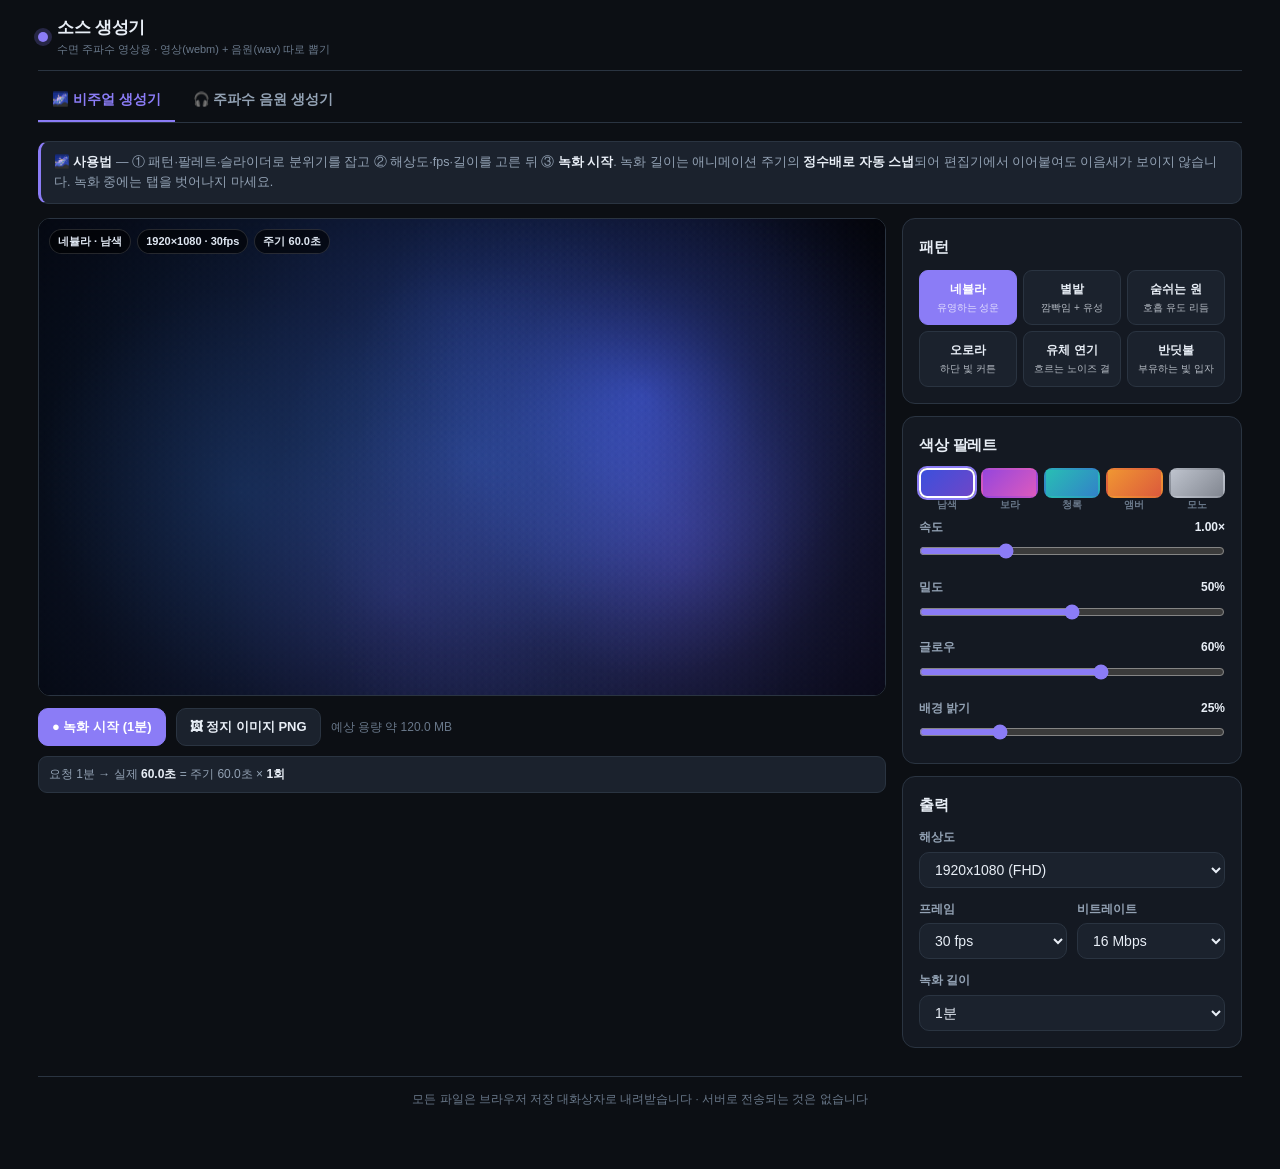
<file: sleep-source-generator/source-gen.html>
<!DOCTYPE html>
<html lang="ko">
<head>
<meta charset="UTF-8">
<meta name="viewport" content="width=device-width, initial-scale=1, viewport-fit=cover">
<title>수면 주파수 영상 · 소스 생성기</title>
<style>
:root{
  --bg:#0c0f14; --panel:#141922; --panel2:#1b222d; --panel3:#232c38;
  --line:#2a3441; --line2:#3a4656;
  --text:#e8eef6; --muted:#93a2b4; --dim:#69788a;
  --accent:#8b7cf6; --accent-ink:#fff;
  --good:#0ca30c; --warning:#fab219; --critical:#d03b3b;
  --radius:13px; --shadow:0 10px 30px rgba(0,0,0,.45);
  color-scheme:dark;
}
*{box-sizing:border-box}
html,body{margin:0;padding:0}
body{background:var(--bg);color:var(--text);
  font:14px/1.55 "Pretendard","Apple SD Gothic Neo","Malgun Gothic",-apple-system,BlinkMacSystemFont,"Segoe UI",Roboto,sans-serif}
button,input,select{font:inherit;color:inherit}
a{color:var(--accent)}
.app{max-width:1240px;margin:0 auto;padding:0 18px 60px;padding-top:env(safe-area-inset-top,0px)}
.topbar{display:flex;flex-wrap:wrap;gap:12px;align-items:center;justify-content:space-between;padding:15px 0 12px;border-bottom:1px solid var(--line)}
.brand{display:flex;align-items:center;gap:9px;font-weight:800;font-size:17px;letter-spacing:-.3px;white-space:nowrap}
.brand .dot{width:10px;height:10px;border-radius:50%;background:var(--accent);box-shadow:0 0 0 4px rgba(139,124,246,.22)}
.brand small{display:block;font-weight:500;font-size:11px;color:var(--dim);letter-spacing:0}
.tabs{display:flex;gap:4px;padding:10px 0 0;border-bottom:1px solid var(--line);margin-bottom:18px}
.tab{background:none;border:none;border-bottom:2px solid transparent;color:var(--muted);padding:9px 14px;cursor:pointer;font-weight:700;font-size:13.5px;border-radius:8px 8px 0 0}
.tab:hover{color:var(--text);background:var(--panel2)}
.tab.active{color:var(--accent);border-bottom-color:var(--accent)}

.btn{background:var(--panel2);border:1px solid var(--line);color:var(--text);padding:8px 13px;border-radius:10px;cursor:pointer;white-space:nowrap;transition:.14s;font-size:13px;font-weight:600}
.btn:hover{background:var(--panel3);border-color:var(--line2)}
.btn.primary{background:var(--accent);border-color:var(--accent);color:var(--accent-ink)}
.btn.primary:hover{filter:brightness(1.1)}
.btn.danger{color:#ff7b7b;border-color:var(--line)}
.btn.danger:hover{background:rgba(208,59,59,.14);border-color:var(--critical)}
.btn.sm{padding:5px 9px;font-size:12px;border-radius:8px}
.btn.xs{padding:3px 8px;font-size:11px;border-radius:7px}
.btn:disabled{opacity:.45;cursor:not-allowed}
.input,select{background:var(--panel2);border:1px solid var(--line);border-radius:10px;padding:8px 11px;width:100%;outline:none}
.input:focus,select:focus{border-color:var(--accent);box-shadow:0 0 0 3px rgba(139,124,246,.18)}
label.f{display:flex;justify-content:space-between;font-size:12px;color:var(--muted);margin:0 0 5px;font-weight:600}
label.f b{color:var(--text);font-weight:700;font-variant-numeric:tabular-nums}
input[type=range]{width:100%;accent-color:var(--accent);margin:2px 0 0}
.row{display:flex;gap:10px;flex-wrap:wrap;align-items:center}
.card{background:var(--panel);border:1px solid var(--line);border-radius:var(--radius);padding:16px}
.card h3{margin:0 0 12px;font-size:15px;letter-spacing:-.2px}
.card h3 .sub{font-weight:500;font-size:12px;color:var(--dim);margin-left:6px}
.muted{color:var(--muted)} .dim{color:var(--dim)}
.tip{background:var(--panel2);border:1px solid var(--line);border-left:3px solid var(--accent);border-radius:10px;padding:11px 13px;font-size:12.5px;color:var(--muted);margin-bottom:14px}
.tip b{color:var(--text)} .tip.warn{border-left-color:var(--warning)} .tip.crit{border-left-color:var(--critical)}
.fields{display:flex;flex-direction:column;gap:12px}
fieldset{border:none;padding:0;margin:0;min-width:0}
fieldset:disabled{opacity:.55}
.divider{height:1px;background:var(--line);margin:14px 0}

/* 비주얼 */
.vis{display:grid;grid-template-columns:1fr 340px;gap:16px;align-items:start}
.preview{background:#000;border:1px solid var(--line);border-radius:12px;overflow:hidden;position:relative}
.preview canvas{display:block;width:100%;height:auto;background:#000}
.preview .ovl{position:absolute;left:10px;top:10px;display:flex;gap:6px;flex-wrap:wrap}
.chip{background:rgba(0,0,0,.6);border:1px solid rgba(255,255,255,.14);color:#dfe7f2;font-size:11px;font-weight:700;padding:3px 8px;border-radius:20px;backdrop-filter:blur(3px)}
.chip.rec{background:rgba(208,59,59,.85);border-color:transparent;color:#fff}
.chip.rec::before{content:"●";margin-right:5px;animation:blink 1s steps(1) infinite}
@keyframes blink{50%{opacity:.25}}
.pats{display:grid;grid-template-columns:repeat(3,1fr);gap:6px}
.pat{background:var(--panel2);border:1px solid var(--line);color:var(--text);padding:9px 6px;border-radius:9px;font-size:12px;font-weight:700;cursor:pointer;transition:.13s;text-align:center}
.pat:hover{background:var(--panel3);border-color:var(--line2)}
.pat.on{background:var(--accent);border-color:var(--accent);color:#fff}
.pat small{display:block;font-weight:500;font-size:10px;opacity:.75;margin-top:1px}
.pals{display:flex;gap:6px}
.pal{flex:1;height:30px;border-radius:8px;border:2px solid transparent;cursor:pointer;position:relative}
.pal.on{border-color:#fff;box-shadow:0 0 0 2px var(--accent)}
.pal span{position:absolute;inset:auto 0 -17px 0;text-align:center;font-size:10px;color:var(--dim);font-weight:700}
.prog{height:8px;background:var(--panel3);border-radius:20px;overflow:hidden}
.prog>i{display:block;height:100%;background:var(--accent);border-radius:20px;transition:width .2s}
.prog.rec>i{background:var(--critical)}
.stat{background:var(--panel2);border:1px solid var(--line);border-radius:9px;padding:8px 10px;font-size:12px;color:var(--muted)}
.stat b{color:var(--text);font-variant-numeric:tabular-nums}

/* 음원 */
.aud{display:grid;grid-template-columns:1fr;gap:14px}
.freq-item{background:var(--panel);border:1px solid var(--line);border-radius:var(--radius);padding:14px}
.freq-head{display:flex;gap:10px;align-items:center;justify-content:space-between;margin-bottom:12px;flex-wrap:wrap}
.freq-hz{font-size:22px;font-weight:800;letter-spacing:-.8px;font-variant-numeric:tabular-nums}
.freq-hz small{font-size:12px;color:var(--dim);font-weight:600;letter-spacing:0;margin-left:3px}
.g3{display:grid;grid-template-columns:repeat(3,1fr);gap:10px}
.g2{display:grid;grid-template-columns:1fr 1fr;gap:10px}
.chips{display:flex;flex-wrap:wrap;gap:6px}
.hzchip{background:var(--panel2);border:1px solid var(--line);color:var(--text);padding:4px 10px;border-radius:20px;font-size:12px;font-weight:700;cursor:pointer}
.hzchip:hover{background:var(--panel3);border-color:var(--accent)}
.badge{display:inline-flex;align-items:center;gap:4px;font-size:11.5px;font-weight:700;padding:3px 8px;border-radius:20px;border:1px solid transparent;white-space:nowrap}
.b-gray{background:var(--panel3);color:var(--muted);border-color:var(--line)}
.b-accent{background:rgba(139,124,246,.16);color:#b9aeff;border-color:rgba(139,124,246,.42)}

.empty{border:1.5px dashed var(--line2);border-radius:var(--radius);padding:26px 20px;text-align:center;background:var(--panel)}
.empty .ico{font-size:32px;line-height:1;margin-bottom:8px}
.empty h4{margin:0 0 6px;font-size:15px}
.empty p{margin:0 auto;max-width:560px;color:var(--muted);font-size:13px}
.empty ol{text-align:left;max-width:560px;margin:10px auto 0;color:var(--muted);font-size:13px;padding-left:20px}

#toast{position:fixed;left:50%;transform:translateX(-50%);bottom:24px;z-index:200;display:flex;flex-direction:column;gap:8px;align-items:center;pointer-events:none}
.toast{background:var(--panel3);border:1px solid var(--line2);padding:10px 16px;border-radius:12px;box-shadow:var(--shadow);font-size:13px;font-weight:600;animation:tin .25s;max-width:90vw}
.toast.ok{border-color:var(--good)} .toast.err{border-color:var(--critical)}
@keyframes tin{from{opacity:0;transform:translateY(10px)}to{opacity:1;transform:none}}
.banner{display:none;background:rgba(250,178,25,.12);border:1px solid rgba(250,178,25,.5);color:#ffd77a;border-radius:10px;padding:9px 13px;font-size:12.5px;font-weight:700;margin-bottom:12px}
.banner.on{display:block}
.foot-note{margin-top:28px;padding-top:14px;border-top:1px solid var(--line);color:var(--dim);font-size:11.5px;text-align:center}
@media(max-width:900px){.vis{grid-template-columns:1fr}.g3{grid-template-columns:1fr}}
@media(max-width:700px){.app{padding:0 12px 50px}.pats{grid-template-columns:1fr 1fr}.g2{grid-template-columns:1fr}}
</style>
</head>
<body>
<div class="app">
  <header class="topbar">
    <div class="brand"><span class="dot"></span><span>소스 생성기<small>수면 주파수 영상용 · 영상(webm) + 음원(wav) 따로 뽑기</small></span></div>
  </header>
  <nav class="tabs">
    <button class="tab active" data-tab="vis">🌌 비주얼 생성기</button>
    <button class="tab" data-tab="aud">🎧 주파수 음원 생성기</button>
  </nav>
  <div class="banner" id="visBanner"></div>
  <main id="view"></main>
  <div class="foot-note">모든 파일은 브라우저 저장 대화상자로 내려받습니다 · 서버로 전송되는 것은 없습니다</div>
</div>
<div id="toast"></div>

<script>
"use strict";
/* ============================================================================
   소스 생성기 — 수면 주파수 영상용 영상(webm)·음원(wav) 소스
   ============================================================================ */
var TAU = Math.PI * 2;
function $(s, r) { return (r || document).querySelector(s); }
function $$(s, r) { return Array.prototype.slice.call((r || document).querySelectorAll(s)); }
function on(s, ev, fn, r) { $$(s, r).forEach(function (n) { n.addEventListener(ev, fn); }); }
function esc(s) { return String(s == null ? '' : s).replace(/[&<>"']/g, function (c) { return { '&': '&amp;', '<': '&lt;', '>': '&gt;', '"': '&quot;', "'": '&#39;' }[c]; }); }
function clamp(v, a, b) { return Math.max(a, Math.min(b, v)); }
function lerp(a, b, t) { return a + (b - a) * t; }
function toast(msg, kind) {
  var box = $('#toast'), t = document.createElement('div');
  t.className = 'toast ' + (kind || ''); t.textContent = msg; box.appendChild(t);
  setTimeout(function () { t.style.transition = '.3s'; t.style.opacity = '0'; setTimeout(function () { t.remove(); }, 320); }, 3200);
}
function download(filename, blob) {
  var url = URL.createObjectURL(blob);
  var a = document.createElement('a'); a.href = url; a.download = filename;
  document.body.appendChild(a); a.click();
  setTimeout(function () { URL.revokeObjectURL(url); a.remove(); }, 1500);
}
function fmtSec(s) { s = Math.round(s); var m = Math.floor(s / 60), r = s % 60; return m ? m + '분' + (r ? ' ' + r + '초' : '') : r + '초'; }
function fmtBytes(b) { return b >= 1e9 ? (b / 1e9).toFixed(2) + ' GB' : b >= 1e6 ? (b / 1e6).toFixed(1) + ' MB' : Math.round(b / 1e3) + ' KB'; }
/* 시드 난수 (mulberry32) — 새로고침해도 같은 배치가 나오게 */
function rng(seed) { var a = seed >>> 0; return function () { a = (a + 0x6D2B79F5) >>> 0; var t = a; t = Math.imul(t ^ (t >>> 15), t | 1); t ^= t + Math.imul(t ^ (t >>> 7), t | 61); return ((t ^ (t >>> 14)) >>> 0) / 4294967296; }; }

/* ==========================================================================
   1. 비주얼 — 팔레트 · 프리셋 · 상태
   ========================================================================== */
var PALETTES = {
  indigo: { name: '남색',  bg: [10, 16, 40],  c: [[60, 80, 220], [110, 70, 200], [40, 120, 200]] },
  purple: { name: '보라',  bg: [22, 10, 36],  c: [[150, 70, 220], [220, 90, 190], [90, 60, 200]] },
  teal:   { name: '청록',  bg: [6, 24, 30],   c: [[40, 190, 180], [50, 130, 200], [90, 220, 170]] },
  amber:  { name: '앰버',  bg: [30, 18, 6],   c: [[240, 150, 50], [220, 90, 60], [255, 200, 90]] },
  mono:   { name: '모노',  bg: [14, 14, 16],  c: [[190, 195, 205], [130, 135, 145], [230, 232, 236]] }
};
/* 프리셋별 기본 주기(초). 모든 시간 항의 계수를 정수로 두어 이 주기에서 완벽히 루프합니다. */
var PATTERNS = {
  nebula:    { name: '네뷸라',     desc: '유영하는 성운',      base: 60 },
  stars:     { name: '별밭',       desc: '깜빡임 + 유성',      base: 90 },
  breath:    { name: '숨쉬는 원',  desc: '호흡 유도 리듬',     base: 60 },
  aurora:    { name: '오로라',     desc: '하단 빛 커튼',       base: 48 },
  smoke:     { name: '유체 연기',  desc: '흐르는 노이즈 결',   base: 60 },
  fireflies: { name: '반딧불',     desc: '부유하는 빛 입자',   base: 60 }
};
var RESOLUTIONS = { '1920x1080': [1920, 1080], '3840x2160': [3840, 2160], '1080x1920': [1080, 1920] };
var DURATIONS = [10, 30, 60, 180, 300];

var V = {   /* 비주얼 상태 */
  pattern: 'nebula', palette: 'indigo', speed: 1, density: 0.5, glow: 0.6, bgLevel: 0.25, breathSec: 6,
  res: '1920x1080', fps: 30, dur: 60, mbps: 16,
  recording: false, recStart: 0, recDur: 0, hiddenDuringRec: false, recorder: null, chunks: [], stream: null,
  seed: 7, clockStart: performance.now()
};
var UI = { tab: 'vis' };
var cv = document.createElement('canvas'), g = null;
var work = document.createElement('canvas'), wg = null;   /* 픽셀 패턴용 저해상 작업 캔버스 */

function period() {
  var base = PATTERNS[V.pattern].base;
  if (V.pattern === 'breath') base = V.breathSec * Math.max(1, Math.round(60 / V.breathSec));
  return base / V.speed;
}
/** 녹화 길이를 주기의 정수배로 스냅 (최소 1주기) */
function snapDuration(sec, P) { return Math.max(1, Math.round(sec / P)) * P; }
function bgColor() {
  var p = PALETTES[V.palette];
  return [lerp(0, p.bg[0], V.bgLevel), lerp(0, p.bg[1], V.bgLevel), lerp(0, p.bg[2], V.bgLevel)];
}
function rgba(c, a) { return 'rgba(' + Math.round(c[0]) + ',' + Math.round(c[1]) + ',' + Math.round(c[2]) + ',' + a + ')'; }

/* ==========================================================================
   2. 패턴 렌더러 — 전부 위상 t∈[0,1) 로만 그립니다. 시간 계수는 정수만.
   ========================================================================== */
var cache = { key: '', items: null };
function layout(n, fn) {   /* 밀도·시드가 바뀔 때만 배치 재생성 */
  var key = V.pattern + '|' + n + '|' + V.seed + '|' + cv.width + 'x' + cv.height;
  if (cache.key !== key) { var r = rng(V.seed * 1000 + n); cache = { key: key, items: [] }; for (var i = 0; i < n; i++) cache.items.push(fn(r, i)); }
  return cache.items;
}
function fill(ctx, W, H) { var b = bgColor(); ctx.globalCompositeOperation = 'source-over'; ctx.fillStyle = rgba(b, 1); ctx.fillRect(0, 0, W, H); }

function drawNebula(ctx, W, H, t) {
  fill(ctx, W, H);
  var pal = PALETTES[V.palette], n = Math.round(lerp(4, 14, V.density));
  var blobs = layout(n, function (r, i) {
    return { ax: 0.15 + r() * 0.3, ay: 0.15 + r() * 0.3, kx: 1 + Math.floor(r() * 2), ky: 1 + Math.floor(r() * 2),
             px: r(), py: r(), rad: 0.25 + r() * 0.35, kr: 1 + Math.floor(r() * 2), pr: r(), ci: i % 3, a: 0.35 + r() * 0.4 };
  });
  ctx.globalCompositeOperation = 'lighter';
  var R = Math.max(W, H);
  blobs.forEach(function (b) {
    var cx = W * (0.5 + b.ax * Math.sin(TAU * (b.kx * t + b.px)));
    var cy = H * (0.5 + b.ay * Math.cos(TAU * (b.ky * t + b.py)));
    var rad = R * b.rad * (1 + 0.15 * Math.sin(TAU * (b.kr * t + b.pr))) * lerp(0.7, 1.2, V.glow);
    var grd = ctx.createRadialGradient(cx, cy, 0, cx, cy, rad);
    var c = pal.c[b.ci], a = b.a * lerp(0.35, 0.9, V.glow);
    grd.addColorStop(0, rgba(c, a * 0.55)); grd.addColorStop(0.45, rgba(c, a * 0.18)); grd.addColorStop(1, rgba(c, 0));
    ctx.fillStyle = grd; ctx.fillRect(cx - rad, cy - rad, rad * 2, rad * 2);
  });
}
function drawStars(ctx, W, H, t) {
  fill(ctx, W, H);
  var pal = PALETTES[V.palette], n = Math.round(lerp(150, 900, V.density));
  var stars = layout(n, function (r) {
    return { x: r(), y: r(), s: 0.6 + r() * 1.8, k: 1 + Math.floor(r() * 4), p: r(), c: r() < 0.8 ? 2 : Math.floor(r() * 2) };
  });
  var sc = Math.min(W, H) / 1080;
  ctx.globalCompositeOperation = 'lighter';
  stars.forEach(function (s) {
    var x = ((s.x + t * 0.5 * 1) % 1) * W;         /* 주기당 화면 절반 이동… 정수 랩이 필요 → 아래처럼 */
    x = ((s.x + t) % 1) * W;                        /* 주기당 정확히 1회 랩(정수) */
    var y = ((s.y + t * 0) % 1) * H;
    var tw = 0.55 + 0.45 * Math.sin(TAU * (s.k * t + s.p));
    var rad = s.s * sc * lerp(1, 2.2, V.glow);
    var c = pal.c[s.c];
    ctx.fillStyle = rgba([lerp(c[0], 255, .6), lerp(c[1], 255, .6), lerp(c[2], 255, .6)], tw * lerp(0.5, 1, V.glow));
    ctx.beginPath(); ctx.arc(x, y, rad, 0, TAU); ctx.fill();
    if (V.glow > 0.4 && s.s > 1.8) {
      var grd = ctx.createRadialGradient(x, y, 0, x, y, rad * 6);
      grd.addColorStop(0, rgba(c, 0.25 * tw * V.glow)); grd.addColorStop(1, rgba(c, 0));
      ctx.fillStyle = grd; ctx.fillRect(x - rad * 6, y - rad * 6, rad * 12, rad * 12);
    }
  });
  /* 유성: 주기 안 정해진 위상에 M개, 각 1.6초 동안 — 위상 기반이라 루프에서도 같은 자리 */
  var P = period(), M = 3, life = 1.6 / P;
  var mets = layout(M + 1000, function (r, i) { return { at: r(), x0: r(), y0: r() * 0.5, dx: 0.12 + r() * 0.15, dy: 0.08 + r() * 0.1 }; }).slice(0, M);
  mets.forEach(function (m) {
    var d = ((t - m.at) % 1 + 1) % 1; if (d > life) return;
    var p = d / life, x = (m.x0 + m.dx * p) * W, y = (m.y0 + m.dy * p) * H, len = 0.06 * W;
    var grd = ctx.createLinearGradient(x - len, y - len * 0.6, x, y);
    var a = Math.sin(Math.PI * p) * 0.9;
    grd.addColorStop(0, 'rgba(255,255,255,0)'); grd.addColorStop(1, 'rgba(255,255,255,' + a + ')');
    ctx.strokeStyle = grd; ctx.lineWidth = 2 * sc; ctx.beginPath(); ctx.moveTo(x - len, y - len * 0.6); ctx.lineTo(x, y); ctx.stroke();
  });
}
function drawBreath(ctx, W, H, t) {
  fill(ctx, W, H);
  var pal = PALETTES[V.palette], cycles = Math.max(1, Math.round(60 / V.breathSec));
  var b = 0.5 - 0.5 * Math.cos(TAU * cycles * t);          /* 0(호기)→1(흡기) 부드럽게 */
  var cx = W / 2, cy = H / 2, R = Math.min(W, H) * 0.42, rings = Math.round(lerp(3, 9, V.density));
  ctx.globalCompositeOperation = 'lighter';
  var core = R * lerp(0.28, 0.72, b) * lerp(0.85, 1.05, V.glow);
  var grd = ctx.createRadialGradient(cx, cy, 0, cx, cy, core * 1.6);
  var c = pal.c[0];
  grd.addColorStop(0, rgba(c, 0.45 * lerp(0.6, 1, V.glow))); grd.addColorStop(0.5, rgba(c, 0.14 * lerp(0.6, 1, V.glow))); grd.addColorStop(1, rgba(c, 0));
  ctx.fillStyle = grd; ctx.fillRect(0, 0, W, H);
  for (var i = 1; i <= rings; i++) {
    var rr = core * (0.55 + i / rings * 0.9);
    var a = (1 - i / (rings + 1)) * 0.35 * lerp(0.5, 1, V.glow) * (0.6 + 0.4 * b);
    ctx.strokeStyle = rgba(pal.c[i % 3], a); ctx.lineWidth = Math.max(1, Math.min(W, H) * 0.0025);
    ctx.beginPath(); ctx.arc(cx, cy, rr, 0, TAU); ctx.stroke();
  }
}
function drawAurora(ctx, W, H, t) {
  fill(ctx, W, H);
  var pal = PALETTES[V.palette], bands = Math.round(lerp(2, 5, V.density));
  var waves = layout(bands, function (r, i) {
    return { k1: 1 + Math.floor(r() * 2), m1: 1 + Math.floor(r() * 2), p1: r(), k2: 2 + Math.floor(r() * 3), m2: 1 + Math.floor(r() * 3), p2: r(),
             base: 0.62 + i * 0.07, h: 0.18 + r() * 0.14, ci: i % 3, a: 0.5 - i * 0.07 };
  });
  /* 커튼 하나를 "세로 띠 여러 개"가 아니라 "그라디언트로 채운 폴리곤 하나"로 그립니다.
     띠로 그리면 lighter 합성에서 띠 경계가 겹쳐 세로줄 아티팩트가 생깁니다. */
  ctx.globalCompositeOperation = 'lighter';
  var N = 160;
  waves.forEach(function (w) {
    var c = pal.c[w.ci], top = H * (w.base - w.h), bot = H * (w.base + 0.06);
    var grd = ctx.createLinearGradient(0, top, 0, bot);
    var a = w.a * lerp(0.5, 1, V.glow);
    grd.addColorStop(0, rgba(c, 0)); grd.addColorStop(0.45, rgba(c, a * 0.5)); grd.addColorStop(1, rgba(c, a * 0.06));
    ctx.fillStyle = grd;
    ctx.beginPath(); ctx.moveTo(0, bot);
    for (var i = 0; i <= N; i++) {
      var u = i / N;
      var sv = 0.5 + 0.35 * Math.sin(TAU * (w.k1 * u + w.m1 * t + w.p1)) + 0.15 * Math.sin(TAU * (w.k2 * u - w.m2 * t + w.p2));
      ctx.lineTo(u * W, H * (w.base - w.h * sv));
    }
    ctx.lineTo(W, bot); ctx.closePath(); ctx.fill();
  });
}
function drawSmoke(ctx, W, H, t) {
  /* 저해상 작업 캔버스에 그린 뒤 확대 — 4K 에서도 가볍게.
     축에 정렬된 sin×cos 곱은 격자 무늬가 생기므로, 임의 방향의 평면파를 합치고
     좌표를 살짝 비틀어(domain warp) 연기 결을 만듭니다. 시간 계수는 전부 정수 → 루프 안전. */
  var ww = 192, hh = Math.max(24, Math.round(ww * H / W));
  if (work.width !== ww || work.height !== hh) { work.width = ww; work.height = hh; wg = work.getContext('2d'); }
  var img = wg.createImageData(ww, hh), d = img.data;
  var pal = PALETTES[V.palette], bg = bgColor(), oct = Math.round(lerp(4, 8, V.density));
  var octs = layout(oct, function (r, i) {
    var th = r() * TAU;
    return { dx: Math.cos(th), dy: Math.sin(th), k: 1 + Math.floor(r() * 3) + Math.floor(i / 2), m: 1 + Math.floor(r() * 2), p: r(), amp: 1 / (1 + i * 0.6) };
  });
  var norm = 0; octs.forEach(function (o) { norm += o.amp; });
  var asp = H / W, w0 = octs[0], w1 = octs[1] || octs[0], gpow = lerp(2.0, 1.2, V.glow), kmax = lerp(0.35, 0.8, V.glow);
  var c0 = pal.c[0], c1 = pal.c[1];
  for (var y = 0; y < hh; y++) for (var x = 0; x < ww; x++) {
    var u = x / ww, v = (y / hh) * asp;
    var wx = 0.06 * Math.sin(TAU * (2 * u + w0.m * t + w0.p)), wy = 0.06 * Math.cos(TAU * (2 * v - w1.m * t + w1.p));
    var px = u + wx, py = v + wy, sum = 0;
    for (var i = 0; i < octs.length; i++) {
      var o = octs[i];
      sum += o.amp * Math.sin(TAU * (o.k * (px * o.dx + py * o.dy) + o.m * t + o.p));
    }
    var sv = Math.pow(clamp(sum / norm * 0.5 + 0.5, 0, 1), gpow), k = sv * kmax;
    var idx = (y * ww + x) * 4;
    d[idx]     = bg[0] + (lerp(c0[0], c1[0], sv) - bg[0]) * k;
    d[idx + 1] = bg[1] + (lerp(c0[1], c1[1], sv) - bg[1]) * k;
    d[idx + 2] = bg[2] + (lerp(c0[2], c1[2], sv) - bg[2]) * k;
    d[idx + 3] = 255;
  }
  wg.putImageData(img, 0, 0);
  ctx.globalCompositeOperation = 'source-over';
  ctx.imageSmoothingEnabled = true; ctx.imageSmoothingQuality = 'high';
  ctx.drawImage(work, 0, 0, W, H);
}
function drawFireflies(ctx, W, H, t) {
  fill(ctx, W, H);
  var pal = PALETTES[V.palette], n = Math.round(lerp(20, 120, V.density));
  var ps = layout(n, function (r) {
    return { cx: r(), cy: r(), ax: 0.05 + r() * 0.15, ay: 0.05 + r() * 0.15, kx: 1 + Math.floor(r() * 3), ky: 1 + Math.floor(r() * 3),
             px: r(), py: r(), kb: 2 + Math.floor(r() * 5), pb: r(), s: 0.6 + r() * 1.4, ci: Math.floor(r() * 3) };
  });
  var sc = Math.min(W, H) / 1080;
  ctx.globalCompositeOperation = 'lighter';
  ps.forEach(function (p) {
    var x = ((p.cx + p.ax * Math.sin(TAU * (p.kx * t + p.px))) % 1 + 1) % 1 * W;
    var y = ((p.cy + p.ay * Math.cos(TAU * (p.ky * t + p.py))) % 1 + 1) % 1 * H;
    var a = Math.max(0, Math.sin(TAU * (p.kb * t + p.pb))); a = a * a;
    var rad = p.s * 9 * sc * lerp(1, 2.4, V.glow), c = pal.c[p.ci];
    var grd = ctx.createRadialGradient(x, y, 0, x, y, rad);
    grd.addColorStop(0, rgba([lerp(c[0], 255, .5), lerp(c[1], 255, .5), lerp(c[2], 255, .5)], a * 0.9));
    grd.addColorStop(0.3, rgba(c, a * 0.55 * V.glow)); grd.addColorStop(1, rgba(c, 0));
    ctx.fillStyle = grd; ctx.fillRect(x - rad, y - rad, rad * 2, rad * 2);
  });
}
var DRAW = { nebula: drawNebula, stars: drawStars, breath: drawBreath, aurora: drawAurora, smoke: drawSmoke, fireflies: drawFireflies };

function renderAt(t) {   /* t: 위상 0..1 */
  t = ((t % 1) + 1) % 1;
  try { DRAW[V.pattern](g, cv.width, cv.height, t); } catch (e) { console.warn('[소스 생성기] 렌더 오류', e); }
}
function applyResolution() {
  var r = RESOLUTIONS[V.res] || RESOLUTIONS['1920x1080'];
  if (cv.width !== r[0] || cv.height !== r[1]) { cv.width = r[0]; cv.height = r[1]; g = cv.getContext('2d', { alpha: false }); cache.key = ''; }
  if (!g) g = cv.getContext('2d', { alpha: false });
}

/* ==========================================================================
   3. 애니메이션 루프 · 녹화 · PNG
   ========================================================================== */
var rafId = 0;
function loop(now) {
  rafId = requestAnimationFrame(loop);
  if (UI.tab !== 'vis') return;
  var P = period(), t;
  if (V.recording) {
    var el = (now - V.recStart) / 1000;
    t = el / P;
    renderAt(t);
    setRecProgress(Math.min(1, el / V.recDur), el);
    if (el >= V.recDur) stopRecording(false);
  } else {
    t = ((now - V.clockStart) / 1000) / P;
    renderAt(t);
  }
}
function pickMime() {
  var list = ['video/webm;codecs=vp9', 'video/webm;codecs=vp8', 'video/webm'];
  for (var i = 0; i < list.length; i++) { try { if (MediaRecorder.isTypeSupported(list[i])) return list[i]; } catch (e) { /* noop */ } }
  return '';
}
function startRecording(overrideSec) {
  if (V.recording) return;
  if (typeof MediaRecorder === 'undefined' || !cv.captureStream) { toast('이 브라우저는 캔버스 녹화를 지원하지 않습니다 (Chrome/Edge 권장)', 'err'); return; }
  var mime = pickMime();
  if (!mime) { toast('webm 녹화를 지원하지 않는 브라우저입니다', 'err'); return; }
  var P = period();
  V.recDur = snapDuration(overrideSec || V.dur, P);
  try {
    V.stream = cv.captureStream(V.fps);
    V.recorder = new MediaRecorder(V.stream, { mimeType: mime, videoBitsPerSecond: V.mbps * 1e6 });
  } catch (e) { toast('녹화를 시작할 수 없습니다: ' + e.message, 'err'); return; }
  V.chunks = []; V.hiddenDuringRec = false;
  V.recorder.ondataavailable = function (e) { if (e.data && e.data.size) V.chunks.push(e.data); };
  V.recorder.onstop = function () {
    var blob = new Blob(V.chunks, { type: mime.split(';')[0] });
    var r = RESOLUTIONS[V.res];
    var name = 'visual_' + V.pattern + '_' + r[0] + 'x' + r[1] + '_' + V.fps + 'fps_' + Math.round(V.recDur) + 's.webm';
    if (blob.size) { download(name, blob); toast('녹화 완료 · ' + name + ' (' + fmtBytes(blob.size) + ')' + (V.hiddenDuringRec ? ' — 탭이 비활성화된 구간이 있어 프레임이 끊겼을 수 있습니다' : ''), V.hiddenDuringRec ? 'err' : 'ok'); }
    else toast('녹화 데이터가 비어 있습니다', 'err');
    V.recording = false; V.recorder = null;
    try { V.stream.getTracks().forEach(function (tr) { tr.stop(); }); } catch (e) { /* noop */ }
    V.lastBlob = blob;
    render();
  };
  V.recording = true;
  V.recStart = performance.now();
  renderAt(0);                      /* 첫 프레임은 정확히 위상 0 */
  V.recorder.start(1000);
  render();
}
function stopRecording(aborted) {
  if (!V.recording || !V.recorder) return;
  if (aborted) { V.chunks = []; V.recorder.ondataavailable = null; V.recorder.onstop = function () { V.recording = false; V.recorder = null; try { V.stream.getTracks().forEach(function (tr) { tr.stop(); }); } catch (e) {} toast('녹화를 취소했습니다'); render(); }; }
  try { V.recorder.stop(); } catch (e) { V.recording = false; render(); }
}
function setRecProgress(p, el) {
  var bar = $('#recBar'), lab = $('#recLab');
  if (bar) bar.style.width = Math.round(p * 100) + '%';
  if (lab) lab.textContent = fmtSec(Math.min(el, V.recDur)) + ' / ' + fmtSec(V.recDur) + ' (' + Math.round(p * 100) + '%)';
}
function exportPng() {
  var wasRec = V.recording;
  if (!wasRec) renderAt(((performance.now() - V.clockStart) / 1000) / period());
  cv.toBlob(function (b) {
    if (!b) { toast('PNG 생성 실패', 'err'); return; }
    var r = RESOLUTIONS[V.res];
    download('still_' + V.pattern + '_' + r[0] + 'x' + r[1] + '.png', b);
    toast('PNG 저장', 'ok');
  }, 'image/png');
}
document.addEventListener('visibilitychange', function () { onVisibility(document.hidden); });
function onVisibility(hidden) {
  var b = $('#visBanner');
  if (hidden && V.recording) { V.hiddenDuringRec = true; }
  if (b) {
    if (V.recording && (hidden || V.hiddenDuringRec)) { b.textContent = '⚠️ 녹화 중 탭이 비활성화되었습니다. 브라우저가 화면 갱신을 멈춰 프레임이 끊기거나 길이가 늘어날 수 있습니다. 이 녹화는 다시 하는 것을 권합니다.'; b.classList.add('on'); }
    else if (!V.recording) b.classList.remove('on');
  }
}

/* ==========================================================================
   4. 비주얼 UI
   ========================================================================== */
function viewVis(v) {
  var P = period(), snapped = snapDuration(V.dur, P), reps = Math.round(snapped / P);
  var r = RESOLUTIONS[V.res];
  var est = V.mbps * 1e6 / 8 * snapped;
  var lock = V.recording ? ' disabled' : '';
  v.innerHTML =
  '<div class="tip">🌌 <b>사용법</b> — ① 패턴·팔레트·슬라이더로 분위기를 잡고 ② 해상도·fps·길이를 고른 뒤 ③ <b>녹화 시작</b>. ' +
  '녹화 길이는 애니메이션 주기의 <b>정수배로 자동 스냅</b>되어 편집기에서 이어붙여도 이음새가 보이지 않습니다. 녹화 중에는 탭을 벗어나지 마세요.</div>' +
  '<div class="vis">' +
    '<div>' +
      '<div class="preview" id="pv"><div class="ovl">' +
        '<span class="chip">' + esc(PATTERNS[V.pattern].name) + ' · ' + esc(PALETTES[V.palette].name) + '</span>' +
        '<span class="chip">' + r[0] + '×' + r[1] + ' · ' + V.fps + 'fps</span>' +
        '<span class="chip">주기 ' + P.toFixed(1) + '초</span>' +
        (V.recording ? '<span class="chip rec">REC</span>' : '') +
      '</div></div>' +
      (V.recording ?
        '<div class="card" style="margin-top:12px"><div class="row" style="justify-content:space-between;margin-bottom:8px"><b>녹화 중…</b><span class="dim" id="recLab">0초</span></div>' +
        '<div class="prog rec"><i id="recBar" style="width:0%"></i></div>' +
        '<div class="row" style="margin-top:10px"><button class="btn danger" id="recAbort">■ 취소</button><span class="dim" style="font-size:12px">끝나면 자동으로 저장 대화상자가 뜹니다</span></div></div>'
      :
        '<div class="row" style="margin-top:12px">' +
          '<button class="btn primary" id="recStart">● 녹화 시작 (' + fmtSec(snapped) + ')</button>' +
          '<button class="btn" id="pngBtn">🖼 정지 이미지 PNG</button>' +
          '<span class="dim" style="font-size:12px">예상 용량 약 ' + fmtBytes(est) + '</span>' +
        '</div>') +
      '<div class="stat" style="margin-top:10px">요청 ' + fmtSec(V.dur) + ' → 실제 <b>' + snapped.toFixed(1) + '초</b> = 주기 ' + P.toFixed(1) + '초 × <b>' + reps + '회</b>' +
        (Math.abs(snapped - V.dur) > 0.05 ? ' <span class="dim">(정수배로 스냅됨)</span>' : '') + '</div>' +
    '</div>' +
    '<fieldset' + lock + '><div class="fields">' +
      '<div class="card"><h3>패턴</h3><div class="pats">' + Object.keys(PATTERNS).map(function (k) {
        return '<button class="pat' + (V.pattern === k ? ' on' : '') + '" data-pat="' + k + '">' + PATTERNS[k].name + '<small>' + PATTERNS[k].desc + '</small></button>';
      }).join('') + '</div>' +
      (V.pattern === 'breath' ? '<div style="margin-top:12px"><label class="f">호흡 주기 <b>' + V.breathSec + '초</b> (들숨+날숨)</label><input type="range" id="sBreath" min="3" max="12" step="0.5" value="' + V.breathSec + '"></div>' : '') +
      '</div>' +
      '<div class="card"><h3>색상 팔레트</h3><div class="pals" style="margin-bottom:20px">' + Object.keys(PALETTES).map(function (k) {
        var p = PALETTES[k];
        return '<div class="pal' + (V.palette === k ? ' on' : '') + '" data-pal="' + k + '" style="background:linear-gradient(135deg,' + rgba(p.c[0], 1) + ',' + rgba(p.c[1], 1) + ')"><span>' + p.name + '</span></div>';
      }).join('') + '</div>' +
        '<div class="fields">' +
          sl('sSpeed', '속도', V.speed.toFixed(2) + '×', 0.25, 3, 0.05, V.speed) +
          sl('sDensity', '밀도', Math.round(V.density * 100) + '%', 0, 1, 0.01, V.density) +
          sl('sGlow', '글로우', Math.round(V.glow * 100) + '%', 0, 1, 0.01, V.glow) +
          sl('sBg', '배경 밝기', V.bgLevel < 0.05 ? '순수 검정' : Math.round(V.bgLevel * 100) + '%', 0, 1, 0.01, V.bgLevel) +
        '</div></div>' +
      '<div class="card"><h3>출력</h3><div class="fields">' +
        '<div><label class="f">해상도</label><select id="sRes">' + Object.keys(RESOLUTIONS).map(function (k) { var rr = RESOLUTIONS[k]; return '<option value="' + k + '"' + (V.res === k ? ' selected' : '') + '>' + k + (rr[0] < rr[1] ? ' (세로)' : rr[0] > 2000 ? ' (4K)' : ' (FHD)') + '</option>'; }).join('') + '</select></div>' +
        '<div class="g2"><div><label class="f">프레임</label><select id="sFps"><option value="30"' + (V.fps === 30 ? ' selected' : '') + '>30 fps</option><option value="60"' + (V.fps === 60 ? ' selected' : '') + '>60 fps</option></select></div>' +
        '<div><label class="f">비트레이트</label><select id="sMbps">' + [8, 12, 16, 24, 32].map(function (m) { return '<option value="' + m + '"' + (V.mbps === m ? ' selected' : '') + '>' + m + ' Mbps</option>'; }).join('') + '</select></div></div>' +
        '<div><label class="f">녹화 길이</label><select id="sDur">' + DURATIONS.map(function (d) { return '<option value="' + d + '"' + (V.dur === d ? ' selected' : '') + '>' + fmtSec(d) + '</option>'; }).join('') + '</select></div>' +
        (V.res === '3840x2160' && V.fps === 60 ? '<div class="tip warn" style="margin:0">4K·60fps 는 컴퓨터 성능에 따라 프레임이 떨어질 수 있습니다. 4K 는 30fps 를 권합니다.</div>' : '') +
      '</div></div>' +
    '</div></fieldset>' +
  '</div>';
  $('#pv').insertBefore(cv, $('#pv').firstChild);
  on('[data-pat]', 'click', function (e) { V.pattern = e.currentTarget.getAttribute('data-pat'); cache.key = ''; render(); }, v);
  on('[data-pal]', 'click', function (e) { V.palette = e.currentTarget.getAttribute('data-pal'); render(); }, v);
  bindSlider('sSpeed', function (x) { V.speed = x; }, v); bindSlider('sDensity', function (x) { V.density = x; cache.key = ''; }, v);
  bindSlider('sGlow', function (x) { V.glow = x; }, v); bindSlider('sBg', function (x) { V.bgLevel = x; }, v);
  bindSlider('sBreath', function (x) { V.breathSec = x; }, v);
  on('#sRes', 'change', function (e) { V.res = e.currentTarget.value; applyResolution(); render(); }, v);
  on('#sFps', 'change', function (e) { V.fps = +e.currentTarget.value; render(); }, v);
  on('#sMbps', 'change', function (e) { V.mbps = +e.currentTarget.value; render(); }, v);
  on('#sDur', 'change', function (e) { V.dur = +e.currentTarget.value; render(); }, v);
  on('#recStart', 'click', function () { startRecording(); }, v);
  on('#recAbort', 'click', function () { stopRecording(true); }, v);
  on('#pngBtn', 'click', exportPng, v);
}
function sl(id, label, val, min, max, step, cur) {
  return '<div><label class="f">' + label + ' <b>' + val + '</b></label><input type="range" id="' + id + '" min="' + min + '" max="' + max + '" step="' + step + '" value="' + cur + '"></div>';
}
function bindSlider(id, set, root) {
  var el = $('#' + id, root); if (!el) return;
  el.addEventListener('input', function (e) { set(+e.target.value); var lab = el.previousElementSibling && el.previousElementSibling.querySelector('b'); if (lab) lab.textContent = liveLabel(id); });
  el.addEventListener('change', function () { render(); });
}
function liveLabel(id) {
  if (id === 'sSpeed') return V.speed.toFixed(2) + '×';
  if (id === 'sDensity') return Math.round(V.density * 100) + '%';
  if (id === 'sGlow') return Math.round(V.glow * 100) + '%';
  if (id === 'sBg') return V.bgLevel < 0.05 ? '순수 검정' : Math.round(V.bgLevel * 100) + '%';
  if (id === 'sBreath') return V.breathSec + '초';
  return '';
}

/* ==========================================================================
   5. 음원 — 상태 · 정수 사이클 스냅 · 노이즈 · 그래프
   ========================================================================== */
var SR = 44100, CHUNK_TARGET_SEC = 300;   /* 5분 단위로 나눠 렌더링 (메모리) */
var DUR_MIN = [1, 3, 5, 10, 15, 20, 30, 45, 60];
var SOLFEGGIO = [174, 285, 396, 417, 432, 528, 639, 741, 852, 963];
var A = { items: [], nextId: 1, playing: null, rendering: null };

function newItem(hz) {
  return { id: A.nextId++, hz: hz, mode: 'pure', carrier: 200, beat: 4, noise: 'pink', mix: 0.3,
           minutes: 10, db: -12, fadeIn: 3, fadeOut: 3, progress: 0, status: '' };
}
function itemById(id) { for (var i = 0; i < A.items.length; i++) if (A.items[i].id === id) return A.items[i]; return null; }
function freqsOf(it) { return it.mode === 'binaural' ? [it.carrier, it.carrier + it.beat] : [it.hz]; }
function fmtHz(f) { return String(+(+f).toFixed(3)).replace('.', 'p'); }
function fileName(it, sec) {
  var len = (sec % 60 === 0 && sec >= 60) ? (sec / 60) + 'min' : Math.round(sec) + 's';
  if (it.mode === 'pure') return 'tone_' + fmtHz(it.hz) + 'Hz_' + len + '.wav';
  if (it.mode === 'binaural') return 'binaural_' + fmtHz(it.carrier) + 'Hz_' + fmtHz(it.beat) + 'Hz_' + len + '.wav';
  return 'mix_' + fmtHz(it.hz) + 'Hz_' + it.noise + Math.round(it.mix * 100) + '_' + len + '.wav';
}
function wavBytes(sec) { return 44 + Math.round(sec * SR) * 4; }

/**
 * 목표 길이에 가장 가까운 샘플 수 N 을, 모든 주파수 f 에 대해 f·N/sr 이 정수가 되게 고릅니다.
 * → 사인파가 정확히 0 에서 시작해 0 에서 끝나고, 분할 렌더링 경계에서도 위상이 0 으로 맞습니다.
 * 정수 Hz + 정수 초면 첫 후보에서 바로 끝납니다. 아니면 ±1초 안에서 오차 최소 N 을 찾습니다.
 */
function snapSamples(freqs, targetSec, sr) {
  var N0 = Math.max(1, Math.round(targetSec * sr)), best = N0, bestErr = Infinity;
  for (var d = 0; d <= sr; d++) {
    for (var s = (d === 0 ? 1 : -1); s <= 1; s += 2) {
      var N = N0 + s * d; if (N <= 0) continue;
      var err = 0;
      for (var i = 0; i < freqs.length; i++) { var c = freqs[i] * N / sr; var fr = Math.abs(c - Math.round(c)); if (fr > err) err = fr; }
      if (err < bestErr) { bestErr = err; best = N; if (err < 1e-9) return best; }
      if (d === 0) break;
    }
  }
  return best;
}

/** 상태를 가진 노이즈 생성기 — 청크가 바뀌어도 이어서 생성 (레벨 점프 없음) */
function makeNoise(type, seed) {
  var r = rng(seed), b0 = 0, b1 = 0, b2 = 0, b3 = 0, b4 = 0, b5 = 0, b6 = 0, brown = 0;
  return function (arr) {
    for (var i = 0; i < arr.length; i++) {
      var w = r() * 2 - 1;
      if (type === 'brown') { brown = (brown + 0.02 * w) / 1.02; arr[i] = clamp(brown * 3.5, -1, 1); }
      else {  /* 핑크 (Paul Kellet 근사) */
        b0 = 0.99886 * b0 + w * 0.0555179; b1 = 0.99332 * b1 + w * 0.0750759; b2 = 0.96900 * b2 + w * 0.1538520;
        b3 = 0.86650 * b3 + w * 0.3104856; b4 = 0.55000 * b4 + w * 0.5329522; b5 = -0.7616 * b5 - w * 0.0168980;
        var p = b0 + b1 + b2 + b3 + b4 + b5 + b6 + w * 0.5362; b6 = w * 0.115926;
        arr[i] = clamp(p * 0.11, -1, 1);
      }
    }
  };
}

/** 미리듣기(실시간)와 렌더링(오프라인)이 같은 그래프를 씁니다. T=Infinity 면 실시간 무한 재생. */
function buildGraph(ctx, it, T, opts) {
  var master = ctx.createGain(); master.connect(ctx.destination);
  var gT = Math.pow(10, it.db / 20);
  var fi = isFinite(T) ? Math.min(it.fadeIn, T / 2) : it.fadeIn, fo = isFinite(T) ? Math.min(it.fadeOut, T / 2) : 0;
  var gp = master.gain;
  gp.setValueAtTime(opts.isFirst && fi > 0 ? 0 : gT, 0);
  if (opts.isFirst && fi > 0) gp.linearRampToValueAtTime(gT, fi);
  if (opts.isLast && fo > 0 && isFinite(T)) { gp.setValueAtTime(gT, T - fo); gp.linearRampToValueAtTime(0, T); }

  var nodes = [];
  if (it.mode === 'binaural') {
    var merger = ctx.createChannelMerger(2);
    var oL = ctx.createOscillator(), oR = ctx.createOscillator();
    oL.type = 'sine'; oR.type = 'sine'; oL.frequency.value = it.carrier; oR.frequency.value = it.carrier + it.beat;
    oL.connect(merger, 0, 0); oR.connect(merger, 0, 1); merger.connect(master);
    oL.start(0); oR.start(0); if (isFinite(T)) { oL.stop(T); oR.stop(T); }
    nodes.push(oL, oR);
  } else {
    var osc = ctx.createOscillator(); osc.type = 'sine'; osc.frequency.value = it.hz;
    var tg = ctx.createGain(); tg.gain.value = it.mode === 'mix' ? (1 - it.mix) : 1;
    osc.connect(tg); tg.connect(master); osc.start(0); if (isFinite(T)) osc.stop(T);
    nodes.push(osc);
    if (it.mode === 'mix') {
      var len = isFinite(T) ? Math.ceil(T * ctx.sampleRate) : ctx.sampleRate * 8;
      var buf = ctx.createBuffer(2, len, ctx.sampleRate), tmp = new Float32Array(len);
      opts.noiseFill(tmp); buf.copyToChannel(tmp, 0); buf.copyToChannel(tmp, 1);
      var src = ctx.createBufferSource(); src.buffer = buf; src.loop = !isFinite(T);
      var ng = ctx.createGain(); ng.gain.value = it.mix * 0.9;     /* 톤(1-r) + 노이즈(0.9r) ≤ 1 → 클리핑 없음 */
      src.connect(ng); ng.connect(master); src.start(0);
      nodes.push(src);
    }
  }
  return { master: master, stop: function () { nodes.forEach(function (n) { try { n.stop(); } catch (e) { /* noop */ } }); } };
}

/* ---------- 미리듣기 ---------- */
function preview(it) {
  stopPreview(true);
  var AC = window.AudioContext || window.webkitAudioContext;
  if (!AC) { toast('이 브라우저는 Web Audio 를 지원하지 않습니다', 'err'); return; }
  var ctx = new AC();
  var graph = buildGraph(ctx, it, Infinity, { isFirst: true, isLast: false, noiseFill: makeNoise(it.noise, it.id * 7919 + 1) });
  A.playing = { id: it.id, ctx: ctx, graph: graph };
  render();
}
function stopPreview(silent) {
  if (!A.playing) return;
  var p = A.playing; A.playing = null;
  try { p.graph.master.gain.setTargetAtTime(0, p.ctx.currentTime, 0.03); } catch (e) { /* noop */ }
  setTimeout(function () { try { p.graph.stop(); } catch (e) {} try { p.ctx.close(); } catch (e) {} }, 160);
  if (!silent) render();
}

/* ---------- 오프라인 렌더링 (분할) + WAV 인코딩 ---------- */
function interleave16(buf) {
  var L = buf.getChannelData(0), R = buf.numberOfChannels > 1 ? buf.getChannelData(1) : L, n = buf.length;
  var out = new Int16Array(n * 2);
  for (var i = 0; i < n; i++) {
    var l = clamp(L[i], -1, 1), r = clamp(R[i], -1, 1);
    out[2 * i] = l < 0 ? l * 32768 : l * 32767;
    out[2 * i + 1] = r < 0 ? r * 32768 : r * 32767;
  }
  return out;
}
function encodeWavParts(parts, ch, sr) {
  var dataBytes = 0; parts.forEach(function (p) { dataBytes += p.byteLength; });
  var h = new ArrayBuffer(44), d = new DataView(h);
  var str = function (o, s) { for (var i = 0; i < s.length; i++) d.setUint8(o + i, s.charCodeAt(i)); };
  str(0, 'RIFF'); d.setUint32(4, 36 + dataBytes, true); str(8, 'WAVE');
  str(12, 'fmt '); d.setUint32(16, 16, true); d.setUint16(20, 1, true); d.setUint16(22, ch, true);
  d.setUint32(24, sr, true); d.setUint32(28, sr * ch * 2, true); d.setUint16(32, ch * 2, true); d.setUint16(34, 16, true);
  str(36, 'data'); d.setUint32(40, dataBytes, true);
  return new Blob([h].concat(parts), { type: 'audio/wav' });
}
function renderWav(it, onProgress) {
  var freqs = freqsOf(it), target = it.minutes * 60;
  var nChunks = Math.max(1, Math.ceil(target / CHUNK_TARGET_SEC));
  var chunkN = snapSamples(freqs, target / nChunks, SR);
  var totalN = chunkN * nChunks;
  var noiseFill = makeNoise(it.noise, it.id * 7919 + 1);
  var parts = [];
  function step(i) {
    if (i >= nChunks) return Promise.resolve({ blob: encodeWavParts(parts, 2, SR), seconds: totalN / SR, chunks: nChunks,
                                                 cycles: freqs.map(function (f) { return f * totalN / SR; }) });
    var ctx;
    try { ctx = new OfflineAudioContext(2, chunkN, SR); }
    catch (e) { return Promise.reject(new Error('OfflineAudioContext 생성 실패: ' + e.message)); }
    buildGraph(ctx, it, chunkN / SR, { isFirst: i === 0, isLast: i === nChunks - 1, noiseFill: noiseFill });
    return ctx.startRendering().then(function (buf) {
      parts.push(interleave16(buf));
      if (onProgress) onProgress((i + 1) / nChunks, i + 1, nChunks);
      return new Promise(function (r) { setTimeout(r, 0); }).then(function () { return step(i + 1); });
    });
  }
  return step(0);
}
function generate(it) {
  if (A.rendering) { toast('다른 음원을 생성 중입니다. 끝난 뒤 다시 시도하세요'); return; }
  if (A.playing && A.playing.id === it.id) stopPreview(true);
  A.rendering = it.id; it.progress = 0; it.status = '준비 중…'; render();
  var t0 = performance.now();
  renderWav(it, function (p, i, n) {
    it.progress = p; it.status = '렌더링 ' + i + '/' + n + ' 구간 (' + Math.round(p * 100) + '%)';
    var bar = $('#prog-' + it.id), lab = $('#stat-' + it.id);
    if (bar) bar.style.width = Math.round(p * 100) + '%'; if (lab) lab.textContent = it.status;
  }).then(function (res) {
    var name = fileName(it, Math.round(res.seconds));
    download(name, res.blob);
    it.status = '완료 · ' + name + ' · ' + fmtBytes(res.blob.size) + ' · ' + ((performance.now() - t0) / 1000).toFixed(1) + '초 소요';
    toast('WAV 저장: ' + name, 'ok');
  }).catch(function (e) {
    it.status = '실패: ' + (e && e.message);
    alert('음원 생성에 실패했습니다.\n\n' + (e && e.message) + '\n\n긴 파일은 브라우저 메모리를 많이 씁니다. ' +
          '길이를 절반으로 나눠(예: 60분 → 30분 × 2) 각각 생성한 뒤 편집기에서 이어붙이세요. ' +
          '같은 주파수·같은 설정이면 파일 시작·끝이 위상 0 이라 이음새가 들리지 않습니다.');
  }).then(function () { A.rendering = null; render(); });
}

/* ==========================================================================
   6. 음원 UI
   ========================================================================== */
function viewAud(v) {
  var head = '<div class="tip">🎧 <b>사용법</b> — ① Hz 를 입력해 추가 ② 항목마다 모드(퓨어 톤 / 바이노럴 / 톤+노이즈)·길이·볼륨·페이드를 설정 ' +
    '③ <b>미리듣기</b>로 확인 ④ <b>WAV 생성</b>. 44.1kHz · 16bit · 스테레오로 저장되고, 사인파는 <b>위상 0 에서 시작해 정확히 정수 사이클로 끝나</b> 파일을 이어붙여도 클릭이 없습니다.</div>' +
    '<div class="card" style="margin-bottom:14px"><h3>주파수 추가</h3><div class="row" style="margin-bottom:10px">' +
      '<input class="input" id="hzIn" type="number" min="1" max="20000" step="0.1" style="width:160px" placeholder="예: 432">' +
      '<button class="btn primary" id="hzAdd">＋ 추가</button>' +
      '<span class="dim" style="font-size:12px">자주 쓰는 값:</span></div>' +
      '<div class="chips">' + SOLFEGGIO.map(function (f) { return '<button class="hzchip" data-hz="' + f + '">' + f + ' Hz</button>'; }).join('') + '</div></div>';

  var list;
  if (!A.items.length) {
    list = '<div class="empty"><div class="ico">🎧</div><h4>추가된 주파수가 없습니다</h4><p>위에서 Hz 를 넣거나 자주 쓰는 값을 눌러 추가하세요. 항목마다 따로 설정하고 따로 내려받습니다.</p>' +
      '<ol><li><b>퓨어 톤</b> — 단일 사인파. 가장 기본.</li><li><b>바이노럴 비트</b> — 왼쪽 200Hz / 오른쪽 204Hz 처럼 좌우 차이(비트)로 리듬을 만듭니다. 이어폰 필수.</li>' +
      '<li><b>톤 + 노이즈</b> — 사인파에 브라운/핑크 노이즈를 섞어 배경처럼 깔 때.</li></ol></div>';
  } else {
    list = A.items.map(function (it) {
      var freqs = freqsOf(it), target = it.minutes * 60;
      var nChunks = Math.max(1, Math.ceil(target / CHUNK_TARGET_SEC));
      var sec = snapSamples(freqs, target / nChunks, SR) * nChunks / SR;
      var busy = A.rendering === it.id, playing = A.playing && A.playing.id === it.id;
      var lock = (busy || A.rendering) ? ' disabled' : '';
      var modeName = { pure: '퓨어 톤', binaural: '바이노럴 비트', mix: '톤 + 노이즈' }[it.mode];
      return '<div class="freq-item" id="item-' + it.id + '">' +
        '<div class="freq-head"><div class="row" style="gap:10px">' +
          (it.mode === 'binaural'
            ? '<span class="freq-hz">' + esc(+it.carrier) + '<small>Hz</small> <span class="dim" style="font-size:14px">L</span> · ' + esc(+(it.carrier + it.beat).toFixed(3)) + '<small>Hz</small> <span class="dim" style="font-size:14px">R</span></span>'
            : '<span class="freq-hz">' + esc(+it.hz) + '<small>Hz</small></span>') +
          '<span class="badge b-accent">' + modeName + '</span>' +
          (playing ? '<span class="badge b-gray">▶ 재생 중</span>' : '') +
        '</div><div class="row" style="gap:6px">' +
          (playing ? '<button class="btn sm" data-stop="' + it.id + '">■ 정지</button>' : '<button class="btn sm" data-play="' + it.id + '"' + (A.rendering ? ' disabled' : '') + '>▶ 미리듣기</button>') +
          '<button class="btn sm primary" data-gen="' + it.id + '"' + lock + '>' + (busy ? '<span class="dim">생성 중…</span>' : '⬇ WAV 생성') + '</button>' +
          '<button class="btn sm danger" data-del="' + it.id + '"' + lock + '>🗑</button>' +
        '</div></div>' +
        '<fieldset' + lock + '><div class="fields">' +
          '<div class="g3">' +
            '<div><label class="f">모드</label><select data-f="mode" data-id="' + it.id + '">' +
              [['pure', '퓨어 톤 (단일 사인파)'], ['binaural', '바이노럴 비트 (좌우 다른 Hz)'], ['mix', '톤 + 노이즈 믹스']].map(function (o) { return '<option value="' + o[0] + '"' + (it.mode === o[0] ? ' selected' : '') + '>' + o[1] + '</option>'; }).join('') + '</select></div>' +
            (it.mode === 'binaural'
              ? '<div><label class="f">캐리어 (Hz)</label><input class="input" type="number" step="0.1" min="20" max="1500" data-f="carrier" data-id="' + it.id + '" value="' + it.carrier + '"></div>' +
                '<div><label class="f">비트 (Hz) <span class="dim">델타 1–4 · 세타 4–8 · 알파 8–13</span></label><input class="input" type="number" step="0.1" min="0.1" max="40" data-f="beat" data-id="' + it.id + '" value="' + it.beat + '"></div>'
              : '<div><label class="f">주파수 (Hz)</label><input class="input" type="number" step="0.1" min="1" max="20000" data-f="hz" data-id="' + it.id + '" value="' + it.hz + '"></div>' +
                (it.mode === 'mix'
                  ? '<div><label class="f">노이즈</label><select data-f="noise" data-id="' + it.id + '"><option value="pink"' + (it.noise === 'pink' ? ' selected' : '') + '>핑크 (부드러움)</option><option value="brown"' + (it.noise === 'brown' ? ' selected' : '') + '>브라운 (더 낮고 묵직)</option></select></div>'
                  : '<div></div>')) +
          '</div>' +
          (it.mode === 'mix' ? '<div><label class="f">노이즈 비율 <b>' + Math.round(it.mix * 100) + '%</b> <span class="dim">(톤 ' + Math.round((1 - it.mix) * 100) + '%)</span></label><input type="range" min="0" max="1" step="0.01" data-f="mix" data-id="' + it.id + '" value="' + it.mix + '"></div>' : '') +
          '<div class="g3">' +
            '<div><label class="f">길이</label><select data-f="minutes" data-id="' + it.id + '">' + DUR_MIN.map(function (m) { return '<option value="' + m + '"' + (it.minutes === m ? ' selected' : '') + '>' + m + '분</option>'; }).join('') + '</select></div>' +
            '<div><label class="f">볼륨 <b>' + it.db + ' dBFS</b></label><input type="range" min="-40" max="0" step="1" data-f="db" data-id="' + it.id + '" value="' + it.db + '"></div>' +
            '<div class="g2"><div><label class="f">페이드인 (초)</label><input class="input" type="number" min="0" max="60" step="0.5" data-f="fadeIn" data-id="' + it.id + '" value="' + it.fadeIn + '"></div>' +
              '<div><label class="f">페이드아웃 (초)</label><input class="input" type="number" min="0" max="60" step="0.5" data-f="fadeOut" data-id="' + it.id + '" value="' + it.fadeOut + '"></div></div>' +
          '</div>' +
        '</div></fieldset>' +
        '<div class="divider"></div>' +
        '<div class="stat">파일명 <b>' + esc(fileName(it, Math.round(sec))) + '</b> · 실제 길이 <b>' + sec.toFixed(3) + '초</b>' +
          ' (' + freqs.map(function (f) { return Math.round(f * sec).toLocaleString('ko-KR') + '사이클'; }).join(' / ') + ') · 예상 크기 <b>' + fmtBytes(wavBytes(sec)) + '</b>' +
          (nChunks > 1 ? ' · ' + nChunks + '구간으로 나눠 렌더링' : '') + '</div>' +
        (it.minutes >= 30 ? '<div class="tip warn" style="margin:10px 0 0">⚠️ 30분 이상은 브라우저 메모리를 수백 MB 씁니다. 실패하면 길이를 나눠 생성하세요 — 같은 설정이면 파일 경계에서 위상이 0 이라 이어붙여도 클릭이 없습니다.</div>' : '') +
        (busy || it.status ? '<div style="margin-top:10px"><div class="prog"><i id="prog-' + it.id + '" style="width:' + Math.round(it.progress * 100) + '%"></i></div><div class="dim" id="stat-' + it.id + '" style="font-size:12px;margin-top:5px">' + esc(it.status) + '</div></div>' : '') +
      '</div>';
    }).join('');
  }
  v.innerHTML = head + '<div class="aud">' + list + '</div>';

  function add(hz) {
    hz = +hz; if (!(hz > 0) || hz > 20000) { toast('1~20000 사이의 Hz 를 입력하세요', 'err'); return; }
    A.items.push(newItem(hz)); render(); toast(hz + ' Hz 추가', 'ok');
  }
  on('#hzAdd', 'click', function () { add($('#hzIn', v).value); }, v);
  on('#hzIn', 'keydown', function (e) { if (e.key === 'Enter') add(e.target.value); }, v);
  on('[data-hz]', 'click', function (e) { add(e.currentTarget.getAttribute('data-hz')); }, v);
  on('[data-play]', 'click', function (e) { var it = itemById(+e.currentTarget.getAttribute('data-play')); if (it) preview(it); }, v);
  on('[data-stop]', 'click', function () { stopPreview(); }, v);
  on('[data-gen]', 'click', function (e) { var it = itemById(+e.currentTarget.getAttribute('data-gen')); if (it) generate(it); }, v);
  on('[data-del]', 'click', function (e) {
    var id = +e.currentTarget.getAttribute('data-del');
    if (A.playing && A.playing.id === id) stopPreview(true);
    A.items = A.items.filter(function (x) { return x.id !== id; }); render();
  }, v);
  on('[data-f]', 'change', function (e) {
    var el = e.currentTarget, it = itemById(+el.getAttribute('data-id')); if (!it) return;
    var f = el.getAttribute('data-f'), val = el.value;
    if (f === 'mode' || f === 'noise') it[f] = val; else it[f] = +val;
    if (f === 'hz') it.hz = clamp(it.hz || 1, 1, 20000);
    if (f === 'carrier') it.carrier = clamp(it.carrier || 200, 20, 1500);
    if (f === 'beat') it.beat = clamp(it.beat || 4, 0.1, 40);
    if (f === 'fadeIn' || f === 'fadeOut') it[f] = clamp(it[f] || 0, 0, 60);
    it.status = '';
    if (A.playing && A.playing.id === it.id) preview(it); else render();
  }, v);
  on('input[type=range][data-f]', 'input', function (e) {
    var el = e.currentTarget, it = itemById(+el.getAttribute('data-id')); if (!it) return;
    it[el.getAttribute('data-f')] = +el.value;
    var lab = el.previousElementSibling && el.previousElementSibling.querySelector('b');
    if (lab) lab.textContent = el.getAttribute('data-f') === 'db' ? it.db + ' dBFS' : Math.round(it.mix * 100) + '%';
    if (A.playing && A.playing.id === it.id) { try { A.playing.graph.master.gain.setTargetAtTime(Math.pow(10, it.db / 20), A.playing.ctx.currentTime, 0.02); } catch (x) {} }
  }, v);
}

/* ==========================================================================
   7. 셸 · 시작
   ========================================================================== */
function render() {
  $$('.tab').forEach(function (b) { b.classList.toggle('active', b.getAttribute('data-tab') === UI.tab); b.disabled = V.recording && b.getAttribute('data-tab') !== UI.tab; });
  var v = $('#view');
  if (UI.tab === 'vis') viewVis(v); else viewAud(v);
  onVisibility(document.hidden);
}
document.addEventListener('DOMContentLoaded', function () {
  applyResolution();
  on('.tab', 'click', function (e) { if (V.recording) { toast('녹화 중에는 탭을 바꿀 수 없습니다'); return; } UI.tab = e.currentTarget.getAttribute('data-tab'); render(); });
  window.addEventListener('beforeunload', function (e) { if (V.recording || A.rendering) { e.preventDefault(); e.returnValue = ''; } });
  render();
  rafId = requestAnimationFrame(loop);
});

/* 테스트용 훅 */
window.__SG__ = {
  V: V, A: A, UI: UI, render: render, renderAt: renderAt, period: period, snapDuration: snapDuration,
  snapSamples: snapSamples, makeNoise: makeNoise, renderWav: renderWav, encodeWavParts: encodeWavParts,
  interleave16: interleave16, buildGraph: buildGraph, fileName: fileName, freqsOf: freqsOf, newItem: newItem,
  startRecording: startRecording, stopRecording: stopRecording, onVisibility: onVisibility, exportPng: exportPng,
  cv: function () { return cv; }, PATTERNS: PATTERNS, PALETTES: PALETTES, SR: SR, CHUNK: CHUNK_TARGET_SEC
};
</script>
</body>
</html>
</file>
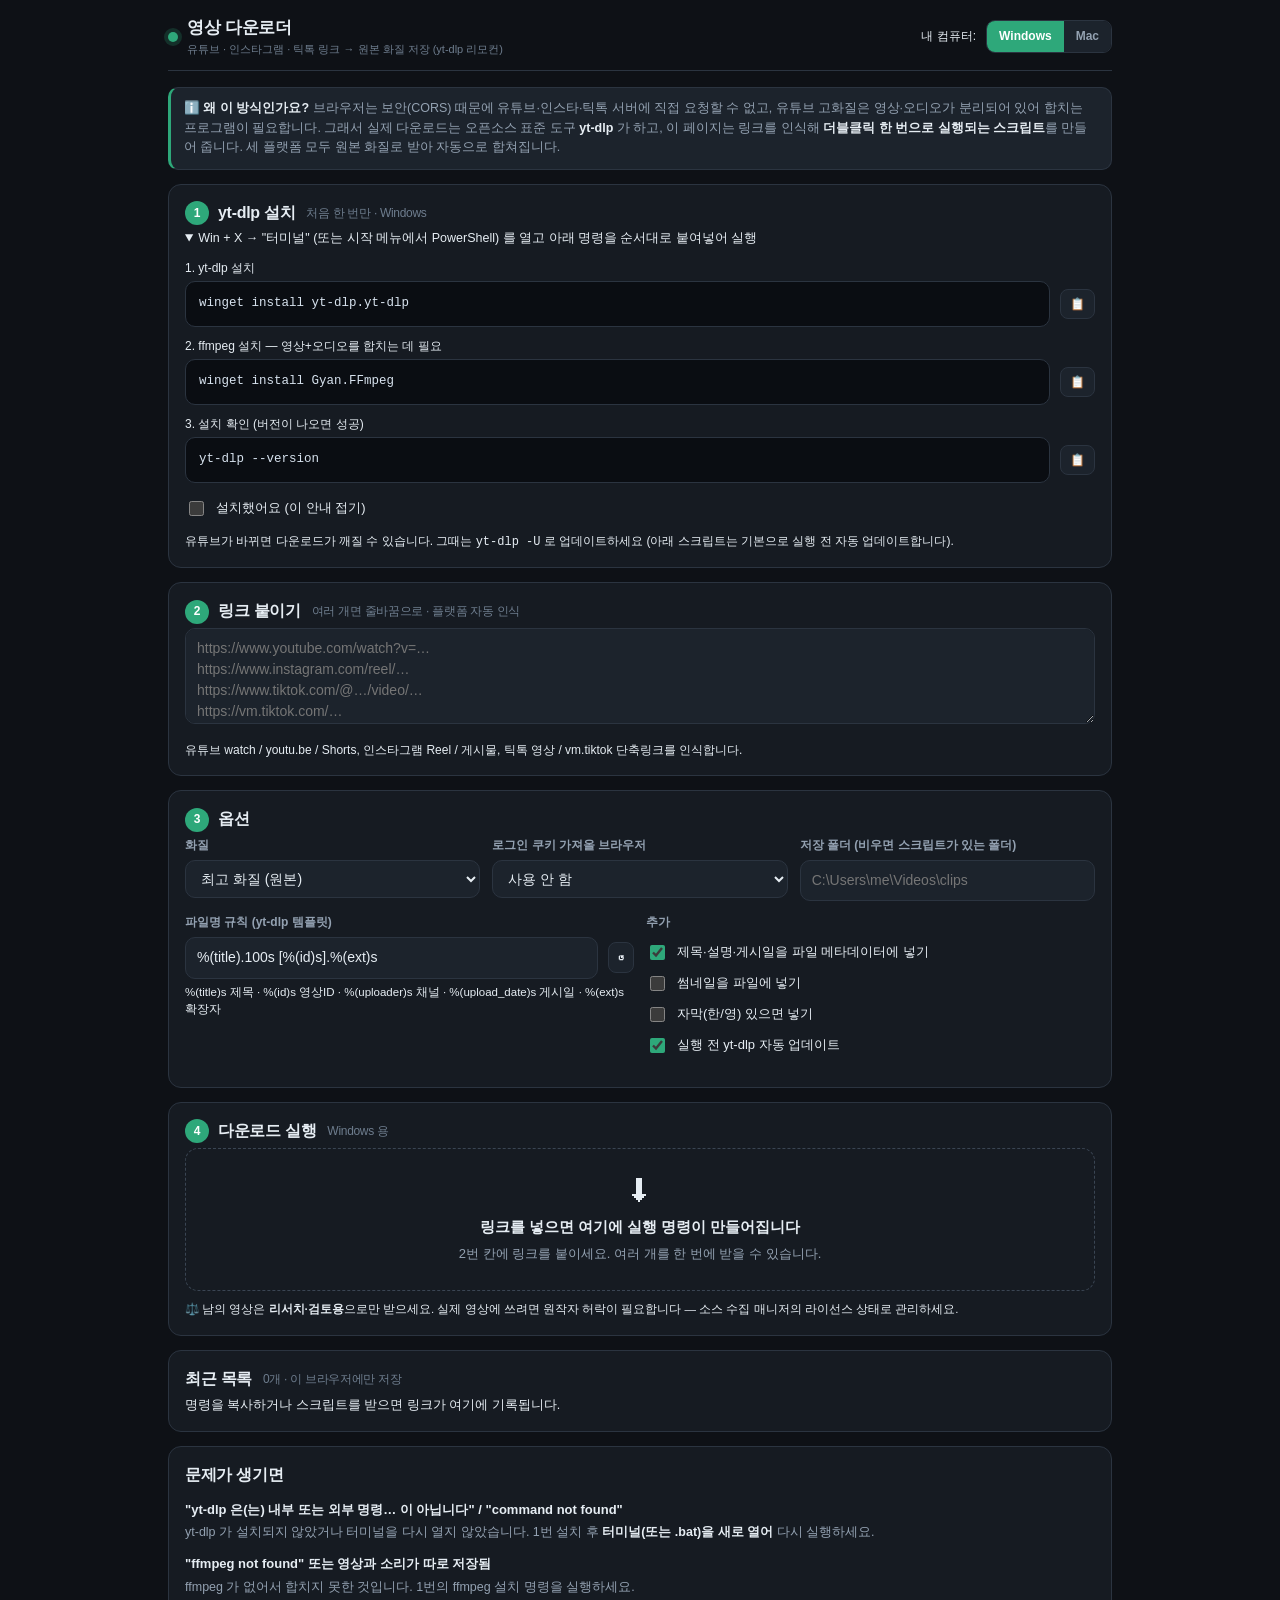
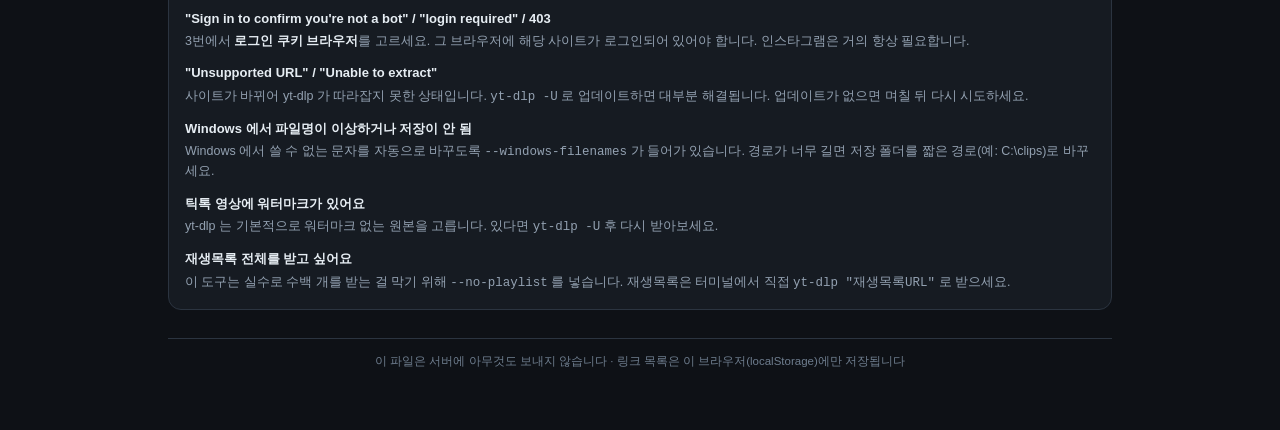
<file: video-downloader/downloader.html>
<!DOCTYPE html>
<html lang="ko">
<head>
<meta charset="UTF-8">
<meta name="viewport" content="width=device-width, initial-scale=1, viewport-fit=cover">
<title>영상 다운로더 · yt-dlp 리모컨</title>
<style>
:root{
  --bg:#0e1116; --panel:#161b22; --panel2:#1c232c; --panel3:#232c37;
  --line:#2b3440; --line2:#3a4553;
  --text:#e6edf3; --muted:#93a1b1; --dim:#6e7d8e;
  --accent:#2ea87a; --accent-ink:#fff;
  --yt:#ff4d5e; --ig:#e1306c; --tt:#25f4ee;
  --good:#0ca30c; --warning:#fab219; --critical:#d03b3b;
  --radius:13px; --shadow:0 10px 30px rgba(0,0,0,.4);
  color-scheme:dark;
}
*{box-sizing:border-box}
html,body{margin:0;padding:0}
body{background:var(--bg);color:var(--text);
  font:14px/1.55 "Pretendard","Apple SD Gothic Neo","Malgun Gothic",-apple-system,BlinkMacSystemFont,"Segoe UI",Roboto,sans-serif}
button,input,select,textarea{font:inherit;color:inherit}
a{color:var(--accent)}
code,pre{font-family:ui-monospace,SFMono-Regular,Menlo,Consolas,"D2Coding",monospace}
.app{max-width:980px;margin:0 auto;padding:0 18px 60px;padding-top:env(safe-area-inset-top,0px)}
.topbar{display:flex;flex-wrap:wrap;gap:12px;align-items:center;justify-content:space-between;padding:15px 0 12px;border-bottom:1px solid var(--line);margin-bottom:16px}
.brand{display:flex;align-items:center;gap:9px;font-weight:800;font-size:17px;letter-spacing:-.3px}
.brand .dot{width:10px;height:10px;border-radius:50%;background:var(--accent);box-shadow:0 0 0 4px rgba(46,168,122,.2)}
.brand small{display:block;font-weight:500;font-size:11px;color:var(--dim);letter-spacing:0}
.btn{background:var(--panel2);border:1px solid var(--line);color:var(--text);padding:8px 13px;border-radius:10px;cursor:pointer;white-space:nowrap;transition:.14s;font-size:13px;font-weight:600}
.btn:hover{background:var(--panel3);border-color:var(--line2)}
.btn.primary{background:var(--accent);border-color:var(--accent);color:var(--accent-ink)}
.btn.primary:hover{filter:brightness(1.08)}
.btn.ghost{background:transparent}
.btn.danger{color:#ff7b7b}
.btn.danger:hover{background:rgba(208,59,59,.14);border-color:var(--critical)}
.btn.sm{padding:5px 9px;font-size:12px;border-radius:8px}
.btn.xs{padding:3px 8px;font-size:11px;border-radius:7px}
.btn:disabled{opacity:.45;cursor:not-allowed}
.input,select,textarea{background:var(--panel2);border:1px solid var(--line);border-radius:10px;padding:9px 11px;width:100%;outline:none}
.input:focus,select:focus,textarea:focus{border-color:var(--accent);box-shadow:0 0 0 3px rgba(46,168,122,.16)}
textarea{resize:vertical;min-height:96px;line-height:1.5}
label.f{display:block;font-size:12px;color:var(--muted);margin:0 0 5px;font-weight:600}
.row{display:flex;gap:10px;flex-wrap:wrap;align-items:center}
.grid2{display:grid;grid-template-columns:1fr 1fr;gap:12px}
.grid3{display:grid;grid-template-columns:repeat(3,1fr);gap:12px}
.card{background:var(--panel);border:1px solid var(--line);border-radius:var(--radius);padding:16px;margin-bottom:14px}
.card h2{margin:0 0 4px;font-size:16px;letter-spacing:-.3px;display:flex;align-items:center;gap:9px}
.card h2 .step{display:inline-flex;align-items:center;justify-content:center;width:24px;height:24px;border-radius:50%;background:var(--accent);color:#fff;font-size:12px;font-weight:800}
.card h2 .sub{font-weight:500;font-size:12px;color:var(--dim);margin-left:2px}
.card p.lead{margin:0 0 12px;font-size:12.5px;color:var(--muted)}
.tip{background:var(--panel2);border:1px solid var(--line);border-left:3px solid var(--accent);border-radius:10px;padding:11px 13px;font-size:12.5px;color:var(--muted);margin-bottom:14px}
.tip b{color:var(--text)} .tip.warn{border-left-color:var(--warning)} .tip.crit{border-left-color:var(--critical)}
.badge{display:inline-flex;align-items:center;gap:4px;font-size:11.5px;font-weight:700;padding:3px 8px;border-radius:20px;border:1px solid transparent;white-space:nowrap}
.b-gray{background:var(--panel3);color:var(--muted);border-color:var(--line)}
.b-yt{background:rgba(255,77,94,.16);color:var(--yt);border-color:rgba(255,77,94,.45)}
.b-ig{background:rgba(225,48,108,.16);color:#ff7aa8;border-color:rgba(225,48,108,.45)}
.b-tt{background:rgba(37,244,238,.14);color:var(--tt);border-color:rgba(37,244,238,.4)}
.b-bad{background:rgba(208,59,59,.16);color:#ff8a8a;border-color:rgba(208,59,59,.45)}
.b-ok{background:rgba(46,168,122,.16);color:#5fd3a3;border-color:rgba(46,168,122,.45)}
pre.cmd{background:#0a0d12;border:1px solid var(--line);border-radius:10px;padding:12px 13px;margin:0;font-size:12.5px;line-height:1.55;white-space:pre-wrap;word-break:break-all;color:#d7e2ee;position:relative}
pre.cmd .k{color:#7ee2b8} pre.cmd .u{color:#9cc4ff}
.os{display:inline-flex;border:1px solid var(--line);border-radius:9px;overflow:hidden}
.os button{background:var(--panel2);border:none;padding:6px 12px;cursor:pointer;font-size:12px;font-weight:700;color:var(--muted)}
.os button.on{background:var(--accent);color:#fff}
.links{display:flex;flex-direction:column;gap:7px}
.lk{display:flex;gap:10px;align-items:center;background:var(--panel2);border:1px solid var(--line);border-radius:10px;padding:8px 10px}
.lk .u{flex:1;min-width:0;font-size:12.5px;overflow:hidden;text-overflow:ellipsis;white-space:nowrap}
.lk .id{font-size:11px;color:var(--dim);font-family:ui-monospace,Menlo,Consolas,monospace}
.empty{border:1.5px dashed var(--line2);border-radius:var(--radius);padding:26px 20px;text-align:center;background:var(--panel)}
.empty .ico{font-size:32px;line-height:1;margin-bottom:8px}
.empty h4{margin:0 0 6px;font-size:15px}
.empty p{margin:0 auto;max-width:560px;color:var(--muted);font-size:13px}
.empty ol{text-align:left;max-width:560px;margin:10px auto 0;color:var(--muted);font-size:13px;padding-left:20px}
.sw{display:flex;align-items:center;gap:9px;padding:5px 0;cursor:pointer;font-size:13px}
.sw input{accent-color:var(--accent);width:15px;height:15px;cursor:pointer;flex:0 0 auto}
table.hist{width:100%;border-collapse:collapse;font-size:12.5px}
table.hist th{text-align:left;padding:8px 9px;background:var(--panel2);color:var(--muted);font-size:11.5px;font-weight:700;border-bottom:1px solid var(--line);white-space:nowrap}
table.hist td{padding:8px 9px;border-bottom:1px solid var(--line);vertical-align:middle}
table.hist tr:last-child td{border-bottom:none}
.table-wrap{overflow-x:auto;border:1px solid var(--line);border-radius:12px;background:var(--panel)}
.faq>b{display:block;margin:12px 0 3px;font-size:13px}
.faq>p{margin:0;color:var(--muted);font-size:12.5px}
.faq p b{color:var(--text)}
#toast{position:fixed;left:50%;transform:translateX(-50%);bottom:24px;z-index:200;display:flex;flex-direction:column;gap:8px;align-items:center;pointer-events:none}
.toast{background:var(--panel3);border:1px solid var(--line2);padding:10px 16px;border-radius:12px;box-shadow:var(--shadow);font-size:13px;font-weight:600;animation:tin .25s;max-width:90vw}
.toast.ok{border-color:var(--good)} .toast.err{border-color:var(--critical)}
@keyframes tin{from{opacity:0;transform:translateY(10px)}to{opacity:1;transform:none}}
.foot-note{margin-top:28px;padding-top:14px;border-top:1px solid var(--line);color:var(--dim);font-size:11.5px;text-align:center}
@media(max-width:720px){.app{padding:0 12px 50px}.grid2,.grid3{grid-template-columns:1fr}}
</style>
</head>
<body>
<div class="app">
  <header class="topbar">
    <div class="brand"><span class="dot"></span><span>영상 다운로더<small>유튜브 · 인스타그램 · 틱톡 링크 → 원본 화질 저장 (yt-dlp 리모컨)</small></span></div>
    <div class="row"><span class="dim" style="font-size:12px">내 컴퓨터:</span><div class="os" id="osSel"><button data-os="win">Windows</button><button data-os="mac">Mac</button></div></div>
  </header>
  <main id="view"></main>
  <div class="foot-note">이 파일은 서버에 아무것도 보내지 않습니다 · 링크 목록은 이 브라우저(localStorage)에만 저장됩니다</div>
</div>
<div id="toast"></div>

<script>
"use strict";
/* ============================================================================
   영상 다운로더 — yt-dlp 리모컨 (단일 파일 / 외부 라이브러리 없음)
   브라우저는 CORS 와 서명 보호 때문에 영상을 직접 받을 수 없습니다.
   이 페이지는 링크를 인식하고 옵션을 골라 yt-dlp 명령/스크립트를 만들어 줍니다.
   ============================================================================ */
var LS_KEY = 'vdl_v1';
var DEFAULT_TEMPLATE = '%(title).100s [%(id)s].%(ext)s';

var PLAT = {
  youtube:   { name: 'YouTube',   cls: 'b-yt', emo: '▶️' },
  instagram: { name: 'Instagram', cls: 'b-ig', emo: '📸' },
  tiktok:    { name: 'TikTok',    cls: 'b-tt', emo: '🎵' }
};
/* yt-dlp 포맷 선택자. bv*=최고 영상, ba=최고 오디오, /b=합쳐진 단일 파일 폴백 */
var QUALITY = {
  best:  { name: '최고 화질 (원본)',  args: ['-f', 'bv*+ba/b'] },
  q2160: { name: '4K 까지 (2160p)',   args: ['-f', 'bv*[height<=2160]+ba/b[height<=2160]'] },
  q1080: { name: '1080p 까지',        args: ['-f', 'bv*[height<=1080]+ba/b[height<=1080]'] },
  q720:  { name: '720p 까지',         args: ['-f', 'bv*[height<=720]+ba/b[height<=720]'] },
  audio: { name: '오디오만 (mp3)',    args: ['-x', '--audio-format', 'mp3', '--audio-quality', '0'] }
};
var COOKIES = [['none', '사용 안 함'], ['chrome', 'Chrome'], ['edge', 'Edge'], ['firefox', 'Firefox'], ['brave', 'Brave'], ['safari', 'Safari (Mac)']];
var INSTALL = {
  win: { title: 'Windows', open: 'Win + X → "터미널" (또는 시작 메뉴에서 PowerShell)', steps: [
    ['yt-dlp 설치', 'winget install yt-dlp.yt-dlp'],
    ['ffmpeg 설치 — 영상+오디오를 합치는 데 필요', 'winget install Gyan.FFmpeg'],
    ['설치 확인 (버전이 나오면 성공)', 'yt-dlp --version'] ] },
  mac: { title: 'Mac', open: 'Spotlight(⌘ + Space) → "터미널"', steps: [
    ['Homebrew 가 없으면 먼저 설치', '/bin/bash -c "$(curl -fsSL https://raw.githubusercontent.com/Homebrew/install/HEAD/install.sh)"'],
    ['yt-dlp + ffmpeg 설치', 'brew install yt-dlp ffmpeg'],
    ['설치 확인 (버전이 나오면 성공)', 'yt-dlp --version'] ] }
};

function $(s, r) { return (r || document).querySelector(s); }
function $$(s, r) { return Array.prototype.slice.call((r || document).querySelectorAll(s)); }
function on(s, ev, fn, r) { $$(s, r).forEach(function (n) { n.addEventListener(ev, fn); }); }
function esc(s) { return String(s == null ? '' : s).replace(/[&<>"']/g, function (c) { return { '&': '&amp;', '<': '&lt;', '>': '&gt;', '"': '&quot;', "'": '&#39;' }[c]; }); }
function toast(msg, kind) {
  var box = $('#toast'), t = document.createElement('div');
  t.className = 'toast ' + (kind || ''); t.textContent = msg; box.appendChild(t);
  setTimeout(function () { t.style.transition = '.3s'; t.style.opacity = '0'; setTimeout(function () { t.remove(); }, 320); }, 2800);
}
function copyText(txt, okMsg) {
  if (navigator.clipboard && navigator.clipboard.writeText) {
    navigator.clipboard.writeText(txt).then(function () { toast(okMsg || '복사했습니다', 'ok'); }, function () { prompt('아래 내용을 복사하세요', txt); });
  } else prompt('아래 내용을 복사하세요', txt);
}
function download(filename, content, mime) {
  var blob = new Blob([content], { type: mime || 'application/octet-stream' });
  var url = URL.createObjectURL(blob), a = document.createElement('a');
  a.href = url; a.download = filename; document.body.appendChild(a); a.click();
  setTimeout(function () { URL.revokeObjectURL(url); a.remove(); }, 800);
}
function stamp() { var d = new Date(); return d.getFullYear() + String(d.getMonth() + 1).padStart(2, '0') + String(d.getDate()).padStart(2, '0') + '-' + String(d.getHours()).padStart(2, '0') + String(d.getMinutes()).padStart(2, '0'); }
function fmtTime(ms) { var d = new Date(ms); return d.getFullYear() + '.' + String(d.getMonth() + 1).padStart(2, '0') + '.' + String(d.getDate()).padStart(2, '0') + ' ' + String(d.getHours()).padStart(2, '0') + ':' + String(d.getMinutes()).padStart(2, '0'); }
function guessOs() { var p = (navigator.platform || '') + ' ' + (navigator.userAgent || ''); return /Mac|iPhone|iPad/i.test(p) ? 'mac' : 'win'; }

/* ==========================================================================
   1. 플랫폼 인식 — 링크 한 줄 → { ok, platform, id, kind, url }
   ========================================================================== */
var YT_ID = /^[A-Za-z0-9_-]{11}$/;
function detect(raw) {
  var s = String(raw || '').trim();
  if (!s) return null;
  if (!/^https?:\/\//i.test(s)) s = 'https://' + s.replace(/^\/+/, '');
  var u; try { u = new URL(s); } catch (e) { return { ok: false, raw: raw, reason: '주소 형식이 아닙니다' }; }
  var h = u.hostname.toLowerCase().replace(/^(www|m|mobile)\./, '');

  if (/(^|\.)youtube\.com$|^youtu\.be$|(^|\.)youtube-nocookie\.com$/.test(h)) {
    var id = null, kind = 'video', m;
    if (h === 'youtu.be') id = u.pathname.split('/')[1] || '';
    else if (u.searchParams.get('v')) id = u.searchParams.get('v');
    else if ((m = u.pathname.match(/\/(shorts|live|embed|v)\/([A-Za-z0-9_-]{11})/))) { id = m[2]; kind = m[1] === 'shorts' ? 'shorts' : 'video'; }
    if (!id || !YT_ID.test(id)) {
      if (/\/playlist/.test(u.pathname) || (u.searchParams.get('list') && !id)) return { ok: false, raw: raw, platform: 'youtube', reason: '재생목록 링크입니다 — 영상 하나의 링크를 넣어주세요' };
      if (/^\/(@|channel\/|c\/|user\/)/.test(u.pathname)) return { ok: false, raw: raw, platform: 'youtube', reason: '채널 링크입니다 — 영상 링크를 넣어주세요' };
      return { ok: false, raw: raw, platform: 'youtube', reason: '영상 ID 를 찾지 못했습니다' };
    }
    return { ok: true, raw: raw, platform: 'youtube', id: id, kind: kind, url: kind === 'shorts' ? 'https://www.youtube.com/shorts/' + id : 'https://www.youtube.com/watch?v=' + id };
  }
  if (/(^|\.)instagram\.com$/.test(h)) {
    var m2 = u.pathname.match(/\/(reel|reels|p|tv)\/([A-Za-z0-9_-]{5,})/);
    if (!m2) return { ok: false, raw: raw, platform: 'instagram', reason: '게시물 링크(/reel/… 또는 /p/…)가 아닙니다' };
    var type = m2[1] === 'reels' ? 'reel' : m2[1];
    return { ok: true, raw: raw, platform: 'instagram', id: m2[2], kind: type, url: 'https://www.instagram.com/' + type + '/' + m2[2] + '/', needsLogin: true };
  }
  if (/(^|\.)tiktok\.com$/.test(h)) {
    var m3 = u.pathname.match(/\/(video|photo)\/(\d+)/);
    if (m3) {
      var user = (u.pathname.match(/\/(@[\w.\-]+)\//) || [])[1];
      return { ok: true, raw: raw, platform: 'tiktok', id: m3[2], kind: m3[1], photo: m3[1] === 'photo',
               url: user ? 'https://www.tiktok.com/' + user + '/' + m3[1] + '/' + m3[2] : s.split('?')[0] };
    }
    if (/^(vm|vt)\.tiktok\.com$/.test(h) || /^\/t\/[A-Za-z0-9]+/.test(u.pathname) || /^\/[A-Za-z0-9]{6,12}\/?$/.test(u.pathname)) {
      return { ok: true, raw: raw, platform: 'tiktok', id: u.pathname.replace(/\//g, '') || '-', kind: 'short', shortLink: true, url: s.split('?')[0] };
    }
    return { ok: false, raw: raw, platform: 'tiktok', reason: '영상 링크(/video/…)가 아닙니다' };
  }
  return { ok: false, raw: raw, reason: '지원하지 않는 사이트입니다 (유튜브·인스타그램·틱톡만)' };
}
function parseLinks(text) {
  var out = [], seen = {};
  String(text || '').split(/[\n\r,\s]+/).forEach(function (line) {
    var r = detect(line); if (!r) return;
    var key = r.ok ? r.url : r.raw;
    if (seen[key]) return; seen[key] = 1;
    out.push(r);
  });
  return out;
}

/* ==========================================================================
   2. 명령 · 스크립트 생성
   ========================================================================== */
function buildArgs(o) {
  var a = [];
  if (o.quality === 'audio') a = a.concat(QUALITY.audio.args);
  else a = a.concat((QUALITY[o.quality] || QUALITY.best).args, ['-S', 'res,ext:mp4:m4a', '--merge-output-format', 'mp4']);
  a.push('--no-playlist');
  if (o.cookies && o.cookies !== 'none') a.push('--cookies-from-browser', o.cookies);
  if (o.subs) a.push('--write-subs', '--sub-langs', 'ko,en', '--embed-subs');
  if (o.thumb) a.push('--embed-thumbnail');
  if (o.meta) a.push('--embed-metadata');
  if (o.folder) a.push('-P', o.folder);
  a.push('-o', o.template || DEFAULT_TEMPLATE);
  if (o.os === 'win') a.push('--windows-filenames');
  return a;
}
/* 공백·특수문자가 있으면 큰따옴표. Windows(cmd/PowerShell) 는 "" 로, Mac 은 \" 로 내부 따옴표 이스케이프 */
function shQuote(x, os) {
  x = String(x);
  if (/^[A-Za-z0-9_\-.:=,+\/@~]+$/.test(x)) return x;
  return '"' + x.replace(/"/g, os === 'win' ? '""' : '\\"') + '"';
}
function buildCommand(links, o) {
  return ['yt-dlp'].concat(buildArgs(o).map(function (x) { return shQuote(x, o.os); }),
                           links.map(function (l) { return shQuote(l.url, o.os); })).join(' ');
}
/* 더블클릭용 스크립트. 배치 파일 안에서는 % 를 %% 로 써야 합니다 (출력 템플릿의 %(title)s 등) */
function buildScript(links, o) {
  var cmd = buildCommand(links, o);
  if (o.os === 'win') {
    return ['@echo off', 'chcp 65001 >nul', 'title Video Downloader (yt-dlp)', 'echo Downloading ' + links.length + ' link(s)...',
            o.update ? 'yt-dlp -U' : 'rem (auto-update off)', cmd.replace(/%/g, '%%'), 'echo.', 'echo Done. You can close this window.', 'pause'].join('\r\n') + '\r\n';
  }
  return ['#!/bin/bash', 'echo "Downloading ' + links.length + ' link(s)..."', o.update ? 'yt-dlp -U' : '# (auto-update off)', cmd, 'echo', 'echo "Done."', 'read -p "Press Enter to close "'].join('\n') + '\n';
}
function scriptName(o) { return 'download-' + stamp() + (o.os === 'win' ? '.bat' : '.sh'); }

/* ==========================================================================
   3. 상태 · 저장
   ========================================================================== */
var state = null;
function defaults() {
  return { v: 1, os: guessOs(), installed: false, quality: 'best', cookies: 'none', subs: false, thumb: false, meta: true,
           folder: '', template: DEFAULT_TEMPLATE, update: true, text: '', history: [] };
}
function load() {
  try { var raw = localStorage.getItem(LS_KEY); if (!raw) return defaults();
    var s = JSON.parse(raw); if (!s || typeof s !== 'object') return defaults();
    var d = defaults(); Object.keys(d).forEach(function (k) { if (s[k] === undefined) s[k] = d[k]; });
    if (!Array.isArray(s.history)) s.history = [];
    if (s.os !== 'win' && s.os !== 'mac') s.os = guessOs();
    return s;
  } catch (e) { return defaults(); }
}
function save() { try { localStorage.setItem(LS_KEY, JSON.stringify(state)); } catch (e) { /* noop */ } }
function opts() { return { os: state.os, quality: state.quality, cookies: state.cookies, subs: state.subs, thumb: state.thumb, meta: state.meta, folder: state.folder.trim(), template: state.template.trim() || DEFAULT_TEMPLATE, update: state.update }; }
function pushHistory(links, how) {
  var now = Date.now();
  links.forEach(function (l) {
    state.history = state.history.filter(function (h) { return h.url !== l.url; });
    state.history.unshift({ t: now, url: l.url, platform: l.platform, id: l.id, quality: state.quality, how: how });
  });
  state.history = state.history.slice(0, 200); save();
}

/* ==========================================================================
   4. 화면
   ========================================================================== */
function render() {
  $$('#osSel button').forEach(function (b) { b.classList.toggle('on', b.getAttribute('data-os') === state.os); });
  var links = parseLinks(state.text), good = links.filter(function (l) { return l.ok; }), bad = links.filter(function (l) { return !l.ok; });
  var o = opts(), cmd = good.length ? buildCommand(good, o) : '';
  var hasIg = good.some(function (l) { return l.platform === 'instagram'; });
  var hasPhoto = good.some(function (l) { return l.photo; });
  var inst = INSTALL[state.os];

  var v = $('#view');
  v.innerHTML =
  '<div class="tip">ℹ️ <b>왜 이 방식인가요?</b> 브라우저는 보안(CORS) 때문에 유튜브·인스타·틱톡 서버에 직접 요청할 수 없고, 유튜브 고화질은 영상·오디오가 분리되어 있어 합치는 프로그램이 필요합니다. ' +
    '그래서 실제 다운로드는 오픈소스 표준 도구 <b>yt-dlp</b> 가 하고, 이 페이지는 링크를 인식해 <b>더블클릭 한 번으로 실행되는 스크립트</b>를 만들어 줍니다. 세 플랫폼 모두 원본 화질로 받아 자동으로 합쳐집니다.</div>' +

  /* ── 1. 설치 ── */
  '<div class="card"><h2><span class="step">1</span>yt-dlp 설치 <span class="sub">처음 한 번만 · ' + inst.title + '</span></h2>' +
    '<details' + (state.installed ? '' : ' open') + '><summary class="dim" style="cursor:pointer;font-size:12.5px;margin-bottom:10px">' + (state.installed ? '설치 완료로 표시됨 — 펼쳐서 다시 보기' : inst.open + ' 를 열고 아래 명령을 순서대로 붙여넣어 실행') + '</summary>' +
    inst.steps.map(function (st, i) {
      return '<div style="margin-bottom:10px"><div class="dim" style="font-size:12px;margin-bottom:4px">' + (i + 1) + '. ' + esc(st[0]) + '</div>' +
        '<div class="row" style="flex-wrap:nowrap"><pre class="cmd" style="flex:1">' + esc(st[1]) + '</pre><button class="btn sm" data-copy="' + esc(st[1]) + '">📋</button></div></div>';
    }).join('') +
    '<label class="sw"><input type="checkbox" id="installed"' + (state.installed ? ' checked' : '') + '><span>설치했어요 (이 안내 접기)</span></label>' +
    '<p class="dim" style="font-size:12px;margin:8px 0 0">유튜브가 바뀌면 다운로드가 깨질 수 있습니다. 그때는 <code>yt-dlp -U</code> 로 업데이트하세요 (아래 스크립트는 기본으로 실행 전 자동 업데이트합니다).</p>' +
    '</details></div>' +

  /* ── 2. 링크 ── */
  '<div class="card"><h2><span class="step">2</span>링크 붙이기 <span class="sub">여러 개면 줄바꿈으로 · 플랫폼 자동 인식</span></h2>' +
    '<textarea id="links" placeholder="https://www.youtube.com/watch?v=…&#10;https://www.instagram.com/reel/…&#10;https://www.tiktok.com/@…/video/…&#10;https://vm.tiktok.com/…">' + esc(state.text) + '</textarea>' +
    (links.length ? '<div class="row" style="margin:10px 0 8px;justify-content:space-between"><span class="dim" style="font-size:12px">인식 <b style="color:var(--text)">' + good.length + '개</b>' + (bad.length ? ' · <span style="color:#ff8a8a">문제 ' + bad.length + '개</span>' : '') + '</span>' +
      '<button class="btn xs ghost" id="clearLinks">목록 비우기</button></div>' +
      '<div class="links">' + links.map(function (l) {
        if (!l.ok) return '<div class="lk"><span class="badge b-bad">✕ ' + (l.platform ? PLAT[l.platform].name : '인식 불가') + '</span><span class="u" title="' + esc(l.raw) + '">' + esc(l.raw) + '</span><span class="id" style="color:#ff8a8a">' + esc(l.reason) + '</span></div>';
        var P = PLAT[l.platform];
        return '<div class="lk"><span class="badge ' + P.cls + '">' + P.emo + ' ' + P.name + (l.kind === 'shorts' ? ' Shorts' : l.kind === 'reel' ? ' Reel' : l.photo ? ' 사진' : l.shortLink ? ' 단축링크' : '') + '</span>' +
          '<span class="u" title="' + esc(l.url) + '">' + esc(l.url) + '</span><span class="id">' + esc(l.id) + '</span>' +
          '<a class="btn xs" href="' + esc(l.url) + '" target="_blank" rel="noopener" style="text-decoration:none" title="브라우저에서 열기">↗</a></div>';
      }).join('') + '</div>' : '<p class="dim" style="font-size:12px;margin:10px 0 0">유튜브 watch / youtu.be / Shorts, 인스타그램 Reel / 게시물, 틱톡 영상 / vm.tiktok 단축링크를 인식합니다.</p>') +
    (hasPhoto ? '<div class="tip warn" style="margin:10px 0 0">📷 틱톡 <b>사진 게시물</b>은 영상이 아니라 이미지 슬라이드입니다. yt-dlp 가 이미지로 받을 수 있지만 영상 파일은 나오지 않습니다.</div>' : '') +
  '</div>' +

  /* ── 3. 옵션 ── */
  '<div class="card"><h2><span class="step">3</span>옵션</h2>' +
    '<div class="grid3" style="margin-bottom:12px">' +
      '<div><label class="f">화질</label><select id="quality">' + Object.keys(QUALITY).map(function (k) { return '<option value="' + k + '"' + (state.quality === k ? ' selected' : '') + '>' + QUALITY[k].name + '</option>'; }).join('') + '</select></div>' +
      '<div><label class="f">로그인 쿠키 가져올 브라우저</label><select id="cookies">' + COOKIES.map(function (c) { return '<option value="' + c[0] + '"' + (state.cookies === c[0] ? ' selected' : '') + '>' + c[1] + '</option>'; }).join('') + '</select></div>' +
      '<div><label class="f">저장 폴더 <span class="dim">(비우면 스크립트가 있는 폴더)</span></label><input class="input" id="folder" value="' + esc(state.folder) + '" placeholder="' + (state.os === 'win' ? 'C:\\Users\\me\\Videos\\clips' : '~/Movies/clips') + '"></div>' +
    '</div>' +
    (hasIg && state.cookies === 'none' ? '<div class="tip warn" style="margin:0 0 12px">🔐 <b>인스타그램은 로그인 상태가 필요합니다.</b> 위에서 인스타에 로그인해 둔 브라우저를 고르면 그 로그인 쿠키를 yt-dlp 가 읽어 씁니다. 안 고르면 "login required" 로 실패합니다.</div>' : '') +
    '<div class="grid2" style="margin-bottom:10px">' +
      '<div><label class="f">파일명 규칙 <span class="dim">(yt-dlp 템플릿)</span></label><div class="row" style="flex-wrap:nowrap"><input class="input" id="template" value="' + esc(state.template) + '"><button class="btn sm" id="tplReset" title="기본값으로">↺</button></div>' +
        '<p class="dim" style="font-size:11.5px;margin:5px 0 0">%(title)s 제목 · %(id)s 영상ID · %(uploader)s 채널 · %(upload_date)s 게시일 · %(ext)s 확장자</p></div>' +
      '<div><label class="f">추가</label>' +
        '<label class="sw"><input type="checkbox" id="meta"' + (state.meta ? ' checked' : '') + '><span>제목·설명·게시일을 파일 메타데이터에 넣기</span></label>' +
        '<label class="sw"><input type="checkbox" id="thumb"' + (state.thumb ? ' checked' : '') + '><span>썸네일을 파일에 넣기</span></label>' +
        '<label class="sw"><input type="checkbox" id="subs"' + (state.subs ? ' checked' : '') + '><span>자막(한/영) 있으면 넣기</span></label>' +
        '<label class="sw"><input type="checkbox" id="update"' + (state.update ? ' checked' : '') + '><span>실행 전 yt-dlp 자동 업데이트</span></label>' +
      '</div></div>' +
  '</div>' +

  /* ── 4. 실행 ── */
  '<div class="card"><h2><span class="step">4</span>다운로드 실행 <span class="sub">' + inst.title + ' 용</span></h2>' +
    (good.length ?
      '<div class="row" style="margin-bottom:10px"><button class="btn primary" id="dlScript">⬇ 다운로드 스크립트 받기 (' + (state.os === 'win' ? '.bat' : '.sh') + ')</button>' +
        '<button class="btn" id="copyCmd">📋 명령 복사</button><span class="dim" style="font-size:12px">' + good.length + '개 영상 · ' + esc(QUALITY[state.quality].name) + '</span></div>' +
      (state.os === 'win'
        ? '<div class="tip" style="margin:0 0 12px"><b>Windows:</b> 받은 <code>.bat</code> 파일을 <b>더블클릭</b>하면 다운로드가 시작됩니다. "Windows 의 PC 보호" 창이 뜨면 <b>추가 정보 → 실행</b>. 영상은 스크립트가 있는 폴더(또는 위에서 정한 폴더)에 저장됩니다.</div>'
        : '<div class="tip" style="margin:0 0 12px"><b>Mac:</b> 터미널을 열고 <code>sh </code>(sh 와 공백)를 입력한 뒤 받은 <code>.sh</code> 파일을 터미널 창에 <b>드래그</b>하고 Enter. 또는 명령 복사 → 터미널에 붙여넣기.</div>') +
      '<pre class="cmd" id="cmdPre">' + highlight(cmd) + '</pre>'
      : '<div class="empty"><div class="ico">⬇</div><h4>링크를 넣으면 여기에 실행 명령이 만들어집니다</h4><p>2번 칸에 링크를 붙이세요. 여러 개를 한 번에 받을 수 있습니다.</p></div>') +
    '<p class="dim" style="font-size:11.5px;margin:10px 0 0">⚖️ 남의 영상은 <b>리서치·검토용</b>으로만 받으세요. 실제 영상에 쓰려면 원작자 허락이 필요합니다 — 소스 수집 매니저의 라이선스 상태로 관리하세요.</p>' +
  '</div>' +

  /* ── 5. 최근 ── */
  '<div class="card"><h2>최근 목록 <span class="sub">' + state.history.length + '개 · 이 브라우저에만 저장</span></h2>' +
    (state.history.length ?
      '<div class="row" style="margin-bottom:10px"><button class="btn sm" id="histCsv">⬇ CSV</button><button class="btn sm" id="histReuse">↩ 전부 다시 링크 칸에 넣기</button><button class="btn sm danger" id="histClear">지우기</button></div>' +
      '<div class="table-wrap"><table class="hist"><thead><tr><th>시각</th><th>플랫폼</th><th>링크</th><th>화질</th><th></th></tr></thead><tbody>' +
      state.history.slice(0, 50).map(function (h, i) {
        var P = PLAT[h.platform] || { cls: 'b-gray', name: '?', emo: '' };
        return '<tr><td class="dim" style="white-space:nowrap">' + fmtTime(h.t) + '</td><td><span class="badge ' + P.cls + '">' + P.emo + ' ' + P.name + '</span></td>' +
          '<td style="max-width:360px;overflow:hidden;text-overflow:ellipsis;white-space:nowrap"><a href="' + esc(h.url) + '" target="_blank" rel="noopener" style="text-decoration:none;color:inherit">' + esc(h.url) + '</a></td>' +
          '<td class="dim">' + esc((QUALITY[h.quality] || {}).name || h.quality) + '</td><td><button class="btn xs" data-hadd="' + esc(h.url) + '">＋ 링크 칸에</button></td></tr>';
      }).join('') + '</tbody></table></div>' + (state.history.length > 50 ? '<p class="dim" style="font-size:12px">…외 ' + (state.history.length - 50) + '개 (CSV 에는 전부 들어갑니다)</p>' : '')
      : '<p class="dim" style="font-size:12.5px;margin:0">명령을 복사하거나 스크립트를 받으면 링크가 여기에 기록됩니다.</p>') +
  '</div>' +

  /* ── FAQ ── */
  '<div class="card faq"><h2>문제가 생기면</h2>' +
    '<b>"yt-dlp 은(는) 내부 또는 외부 명령… 이 아닙니다" / "command not found"</b><p>yt-dlp 가 설치되지 않았거나 터미널을 다시 열지 않았습니다. 1번 설치 후 <b>터미널(또는 .bat)을 새로 열어</b> 다시 실행하세요.</p>' +
    '<b>"ffmpeg not found" 또는 영상과 소리가 따로 저장됨</b><p>ffmpeg 가 없어서 합치지 못한 것입니다. 1번의 ffmpeg 설치 명령을 실행하세요.</p>' +
    '<b>"Sign in to confirm you\'re not a bot" / "login required" / 403</b><p>3번에서 <b>로그인 쿠키 브라우저</b>를 고르세요. 그 브라우저에 해당 사이트가 로그인되어 있어야 합니다. 인스타그램은 거의 항상 필요합니다.</p>' +
    '<b>"Unsupported URL" / "Unable to extract"</b><p>사이트가 바뀌어 yt-dlp 가 따라잡지 못한 상태입니다. <code>yt-dlp -U</code> 로 업데이트하면 대부분 해결됩니다. 업데이트가 없으면 며칠 뒤 다시 시도하세요.</p>' +
    '<b>Windows 에서 파일명이 이상하거나 저장이 안 됨</b><p>Windows 에서 쓸 수 없는 문자를 자동으로 바꾸도록 <code>--windows-filenames</code> 가 들어가 있습니다. 경로가 너무 길면 저장 폴더를 짧은 경로(예: C:\\clips)로 바꾸세요.</p>' +
    '<b>틱톡 영상에 워터마크가 있어요</b><p>yt-dlp 는 기본적으로 워터마크 없는 원본을 고릅니다. 있다면 <code>yt-dlp -U</code> 후 다시 받아보세요.</p>' +
    '<b>재생목록 전체를 받고 싶어요</b><p>이 도구는 실수로 수백 개를 받는 걸 막기 위해 <code>--no-playlist</code> 를 넣습니다. 재생목록은 터미널에서 직접 <code>yt-dlp "재생목록URL"</code> 로 받으세요.</p>' +
  '</div>';

  bindAll(v);
}
function highlight(cmd) {
  return esc(cmd).replace(/(^yt-dlp)/, '<span class="k">$1</span>').replace(/(&quot;https?:[^&]*&quot;|https?:\/\/\S+)/g, '<span class="u">$1</span>');
}
function bindAll(v) {
  var ta = $('#links', v);
  ta.addEventListener('input', function () {
    state.text = ta.value; save();
    clearTimeout(bindAll._t); bindAll._t = setTimeout(function () { var pos = ta.selectionStart; render(); var t2 = $('#links'); if (t2) { t2.focus(); t2.setSelectionRange(pos, pos); } }, 250);
  });
  on('#clearLinks', 'click', function () { state.text = ''; save(); render(); }, v);
  on('#installed', 'change', function (e) { state.installed = e.target.checked; save(); render(); }, v);
  on('#quality', 'change', function (e) { state.quality = e.target.value; save(); render(); }, v);
  on('#cookies', 'change', function (e) { state.cookies = e.target.value; save(); render(); }, v);
  on('#folder', 'change', function (e) { state.folder = e.target.value; save(); render(); }, v);
  on('#template', 'change', function (e) { state.template = e.target.value.trim() || DEFAULT_TEMPLATE; save(); render(); }, v);
  on('#tplReset', 'click', function () { state.template = DEFAULT_TEMPLATE; save(); render(); }, v);
  ['meta', 'thumb', 'subs', 'update'].forEach(function (k) { on('#' + k, 'change', function (e) { state[k] = e.target.checked; save(); render(); }, v); });
  on('[data-copy]', 'click', function (e) { copyText(e.currentTarget.getAttribute('data-copy'), '명령을 복사했습니다 — 터미널에 붙여넣으세요'); }, v);
  on('#copyCmd', 'click', function () {
    var good = parseLinks(state.text).filter(function (l) { return l.ok; });
    copyText(buildCommand(good, opts()), '명령을 복사했습니다 — 터미널에 붙여넣고 Enter'); pushHistory(good, 'copy'); render();
  }, v);
  on('#dlScript', 'click', function () {
    var good = parseLinks(state.text).filter(function (l) { return l.ok; }), o = opts();
    download(scriptName(o), buildScript(good, o), 'text/plain;charset=utf-8');
    pushHistory(good, 'script'); render();
    toast(good.length + '개 링크 스크립트를 내려받았습니다 — ' + (o.os === 'win' ? '더블클릭해서 실행' : '터미널에서 sh 로 실행'), 'ok');
  }, v);
  on('#histCsv', 'click', function () {
    var q = function (s) { return '"' + String(s == null ? '' : s).replace(/"/g, '""') + '"'; };
    var lines = [['시각', '플랫폼', '링크', '영상ID', '화질'].map(q).join(',')];
    state.history.forEach(function (h) { lines.push([fmtTime(h.t), (PLAT[h.platform] || {}).name || h.platform, h.url, h.id, (QUALITY[h.quality] || {}).name || h.quality].map(q).join(',')); });
    download('download-history-' + stamp() + '.csv', String.fromCharCode(0xFEFF) + lines.join('\r\n'), 'text/csv;charset=utf-8');
  }, v);
  on('#histReuse', 'click', function () { state.text = state.history.map(function (h) { return h.url; }).join('\n'); save(); render(); }, v);
  on('#histClear', 'click', function () { if (confirm('최근 목록 ' + state.history.length + '개를 지울까요?')) { state.history = []; save(); render(); } }, v);
  on('[data-hadd]', 'click', function (e) { var u = e.currentTarget.getAttribute('data-hadd'); if (state.text.indexOf(u) === -1) state.text = (state.text ? state.text + '\n' : '') + u; save(); render(); }, v);
}

document.addEventListener('DOMContentLoaded', function () {
  state = load();
  on('#osSel button', 'click', function (e) { state.os = e.currentTarget.getAttribute('data-os'); save(); render(); });
  render();
});
window.__VDL__ = { get state() { return state; }, set state(s) { state = s; }, detect: detect, parseLinks: parseLinks, buildArgs: buildArgs,
  buildCommand: buildCommand, buildScript: buildScript, shQuote: shQuote, render: render, QUALITY: QUALITY, DEFAULT_TEMPLATE: DEFAULT_TEMPLATE, LS_KEY: LS_KEY };
</script>
</body>
</html>
</file>
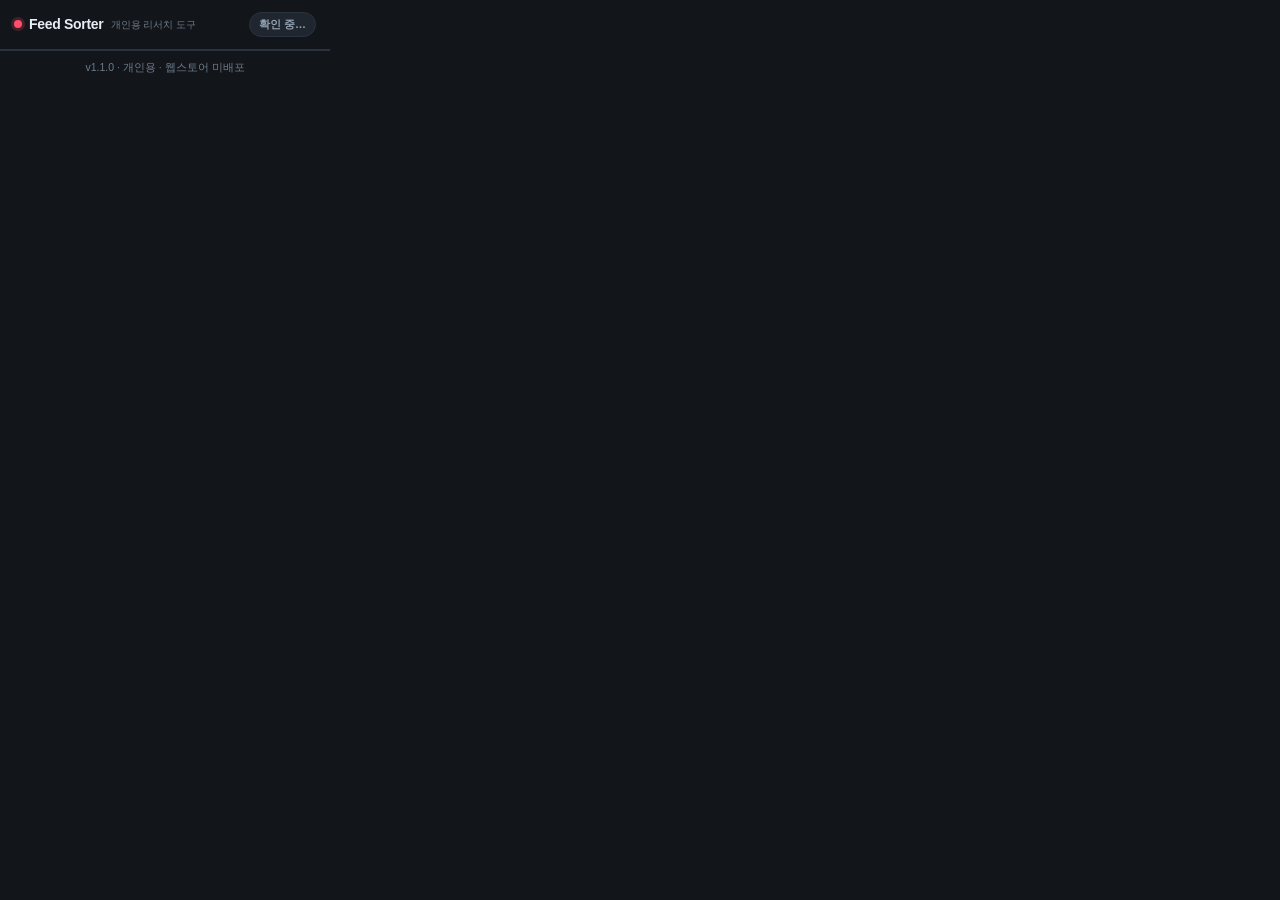
<file: feed-sorter/src/popup.html>
<!DOCTYPE html>
<html lang="ko">
<head>
<meta charset="UTF-8">
<title>Feed Sorter</title>
<link rel="stylesheet" href="popup.css">
</head>
<body>
  <header class="top">
    <div class="brand"><span class="dot"></span>Feed Sorter<small>개인용 리서치 도구</small></div>
    <div class="site" id="site">확인 중…</div>
  </header>

  <div id="unsupported" class="notice" hidden>
    <b>이 페이지에서는 동작하지 않습니다.</b>
    <p>TikTok 또는 Instagram의 검색 결과·프로필 페이지를 연 뒤 다시 열어주세요.</p>
  </div>

  <main id="panel" hidden>
    <section class="card">
      <h2>정렬 기준</h2>
      <div class="sorts" id="sorts">
        <button class="sort" data-sort="views">👁 조회수↓</button>
        <button class="sort" data-sort="likes">❤ 좋아요↓</button>
        <button class="sort" data-sort="comments">💬 댓글↓</button>
        <button class="sort" data-sort="newest">🆕 최신순</button>
        <button class="sort" data-sort="oldest">📜 오래된순</button>
        <button class="sort" data-sort="original">↩ 원래 순서</button>
      </div>
      <p class="hint" id="sortHint">이 사이트의 기본 정렬로 기억됩니다.</p>
    </section>

    <section class="card">
      <h2>최소 조회수 필터</h2>
      <div class="row">
        <input type="number" id="minViews" min="0" step="1000" placeholder="0 (사용 안 함)">
        <button class="btn" id="minApply">적용</button>
      </div>
      <p class="hint">기준 미달 영상은 흐리게(25%) 표시됩니다. 마우스를 올리면 다시 보입니다.</p>
    </section>

    <section class="card">
      <h2>오버레이</h2>
      <label class="sw"><input type="checkbox" id="showBadge"><span>스탯 뱃지 (👁 ❤ 💬)</span></label>
      <label class="sw"><input type="checkbox" id="showTier"><span>조회수 테두리 <i class="tag gold">100만+</i><i class="tag green">10만+</i></span></label>
      <label class="sw"><input type="checkbox" id="showDate"><span>게시일 표시 (3mo ago)</span></label>
      <label class="sw"><input type="checkbox" id="showExactTime"><span>커서 올리면 정확한 업로드 시각 <i class="tz" id="tzName"></i></span></label>
      <label class="sw"><input type="checkbox" id="showDownload"><span>다운로드 버튼 (카드에 마우스 올릴 때)</span></label>
      <label class="sw"><input type="checkbox" id="showTags"><span>해시태그 칩 (클릭하면 바로 검색)</span></label>
    </section>

    <section class="card">
      <h2>수집 현황</h2>
      <div class="stats">
        <div class="stat"><div class="v" id="cCollected">0</div><div class="k">이번 세션 수집</div></div>
        <div class="stat"><div class="v" id="cScreen">0</div><div class="k">현재 화면 매칭</div></div>
      </div>
      <button class="btn wide" id="csv">⬇ 현재 수집 데이터 CSV 내보내기</button>
      <button class="btn wide ghost" id="rescan">↻ 다시 스캔</button>
      <p class="hint">사용자가 스크롤하며 자연히 받은 응답만 읽습니다. 자동 스크롤·대량 수집은 하지 않습니다.</p>
    </section>
  </main>

  <footer class="foot">v1.1.0 · 개인용 · 웹스토어 미배포</footer>
  <script src="popup.js"></script>
</body>
</html>
</file>
<file: feed-sorter/src/popup.css>
:root{
  --bg:#12151a; --card:#191d24; --card2:#20262f; --line:#2b333e; --line2:#3a444f;
  --text:#e8eef5; --muted:#93a1b1; --dim:#6d7b8a;
  --accent:#ff4d6a; --gold:#ffc83d; --green:#35c759;
  color-scheme:dark;
}
*{box-sizing:border-box}
body{
  margin:0; width:330px; background:var(--bg); color:var(--text);
  font:13px/1.5 -apple-system,BlinkMacSystemFont,"Segoe UI",Roboto,"Apple SD Gothic Neo","Malgun Gothic",sans-serif;
}
.top{display:flex;align-items:center;justify-content:space-between;gap:8px;
     padding:12px 14px;border-bottom:1px solid var(--line)}
.brand{display:flex;align-items:center;gap:7px;font-weight:800;font-size:14px;letter-spacing:-.3px}
.brand .dot{width:8px;height:8px;border-radius:50%;background:var(--accent);
            box-shadow:0 0 0 3px rgba(255,77,106,.2)}
.brand small{display:block;font-weight:500;font-size:10px;color:var(--dim);letter-spacing:0}
.site{font-size:11px;font-weight:700;color:var(--muted);background:var(--card2);
      border:1px solid var(--line);border-radius:20px;padding:3px 9px;white-space:nowrap}

.notice{margin:14px;padding:14px;border:1px dashed var(--line2);border-radius:11px;background:var(--card)}
.notice p{margin:7px 0 0;color:var(--muted);font-size:12px}

main{padding:12px 14px 4px}
.card{background:var(--card);border:1px solid var(--line);border-radius:12px;padding:12px;margin-bottom:11px}
.card h2{margin:0 0 10px;font-size:12px;font-weight:800;color:var(--muted);letter-spacing:.2px}

.sorts{display:grid;grid-template-columns:1fr 1fr;gap:6px}
.sort{
  background:var(--card2);border:1px solid var(--line);color:var(--text);
  padding:8px 6px;border-radius:9px;font-size:12px;font-weight:700;cursor:pointer;transition:.13s
}
.sort:hover{background:#28303a;border-color:var(--line2)}
.sort.on{background:var(--accent);border-color:var(--accent);color:#fff}

.row{display:flex;gap:7px}
input[type=number]{
  flex:1;min-width:0;background:var(--card2);border:1px solid var(--line);color:var(--text);
  border-radius:9px;padding:8px 10px;outline:none;font:inherit
}
input[type=number]:focus{border-color:var(--accent)}
.btn{
  background:var(--card2);border:1px solid var(--line);color:var(--text);
  padding:8px 12px;border-radius:9px;font-size:12px;font-weight:700;cursor:pointer;transition:.13s;white-space:nowrap
}
.btn:hover{background:#28303a;border-color:var(--line2)}
.btn.wide{display:block;width:100%;margin-top:7px}
.btn.ghost{background:transparent}
.btn:disabled{opacity:.5;cursor:default}

.sw{display:flex;align-items:center;gap:9px;padding:6px 0;cursor:pointer;font-size:12.5px}
.sw input{accent-color:var(--accent);width:15px;height:15px;cursor:pointer;flex:0 0 auto}
.tag{display:inline-block;font-style:normal;font-size:10px;font-weight:800;padding:1px 5px;
     border-radius:5px;margin-left:4px;vertical-align:middle}
.tag.gold{background:rgba(255,200,61,.18);color:var(--gold)}
.tag.green{background:rgba(53,199,89,.18);color:var(--green)}
.tz{font-style:normal;font-size:10.5px;color:var(--muted,#8b98a8);margin-left:4px}

.stats{display:grid;grid-template-columns:1fr 1fr;gap:8px;margin-bottom:4px}
.stat{background:var(--card2);border:1px solid var(--line);border-radius:10px;padding:9px;text-align:center}
.stat .v{font-size:21px;font-weight:800;letter-spacing:-.6px}
.stat .k{font-size:10.5px;color:var(--dim);font-weight:600;margin-top:1px}

.hint{margin:9px 0 0;font-size:11px;color:var(--dim);line-height:1.5}
.foot{padding:9px 14px 12px;color:var(--dim);font-size:10.5px;text-align:center;border-top:1px solid var(--line)}
</file>
